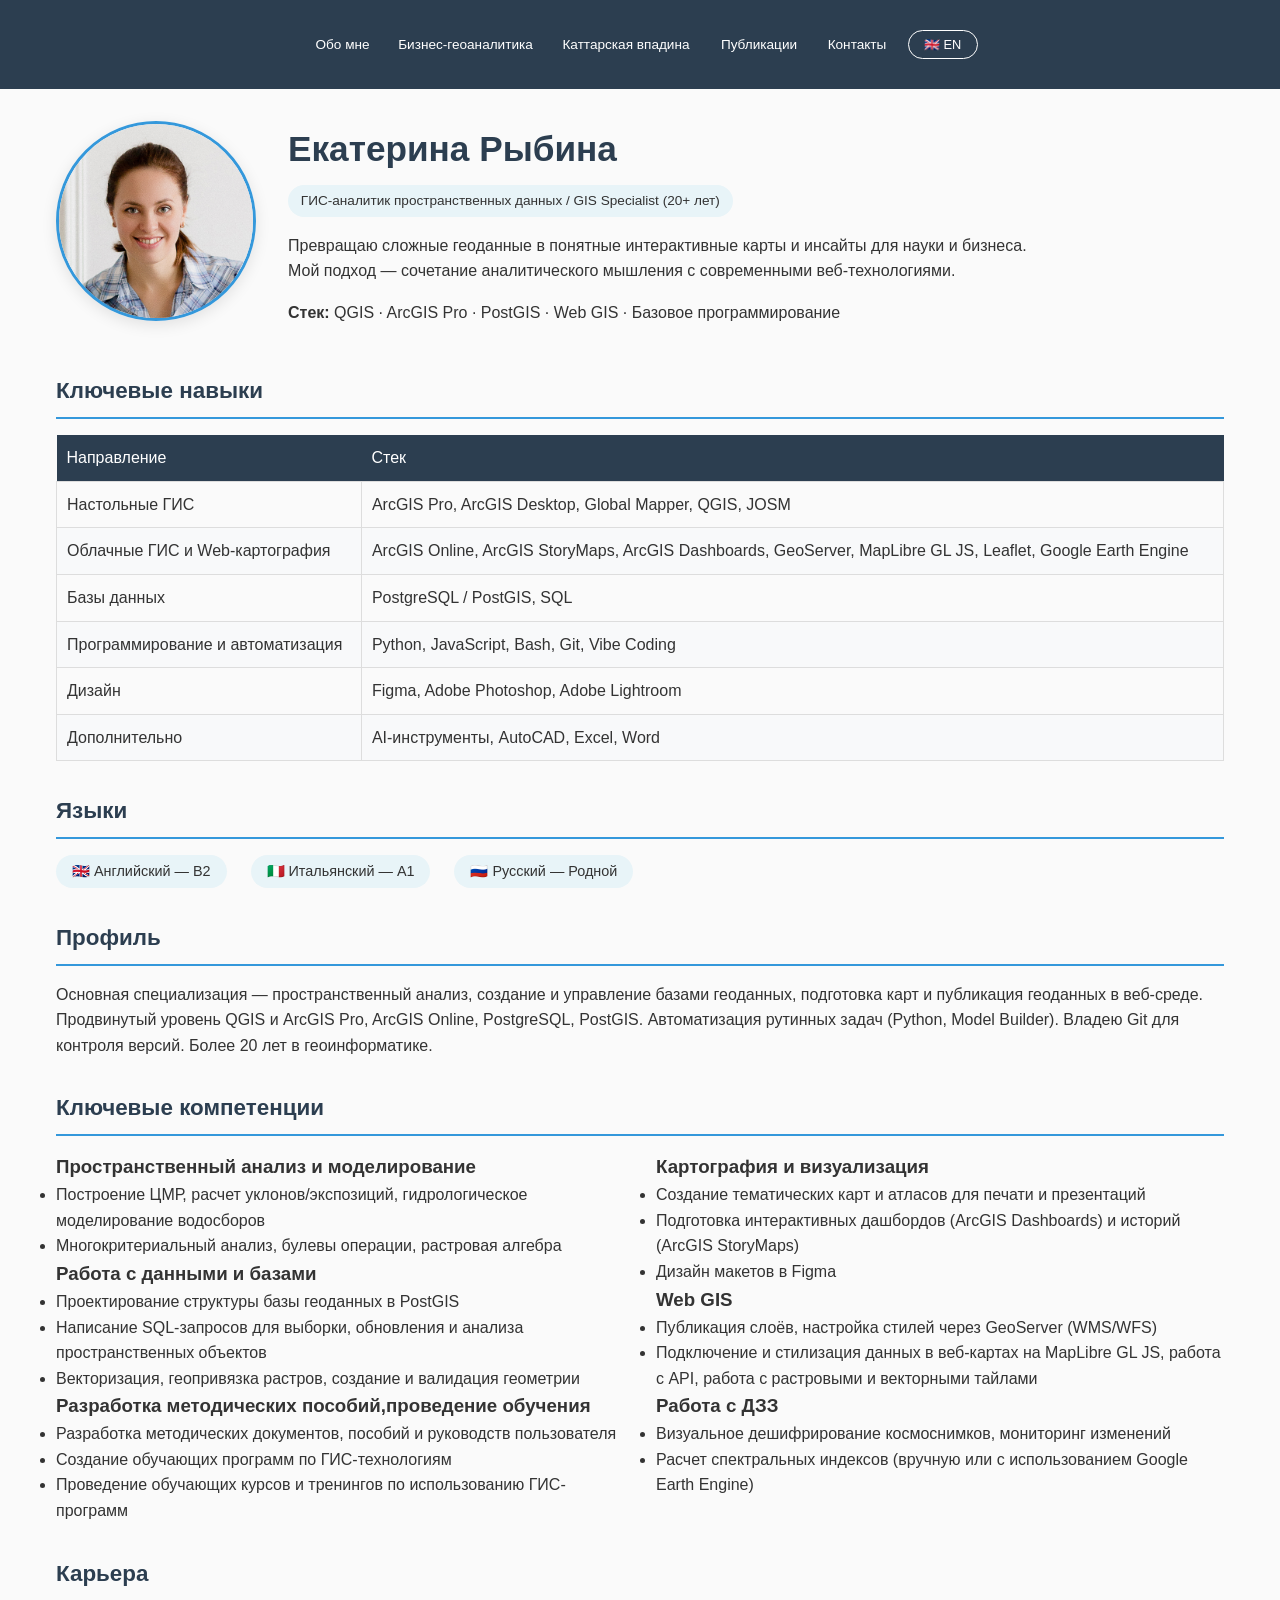
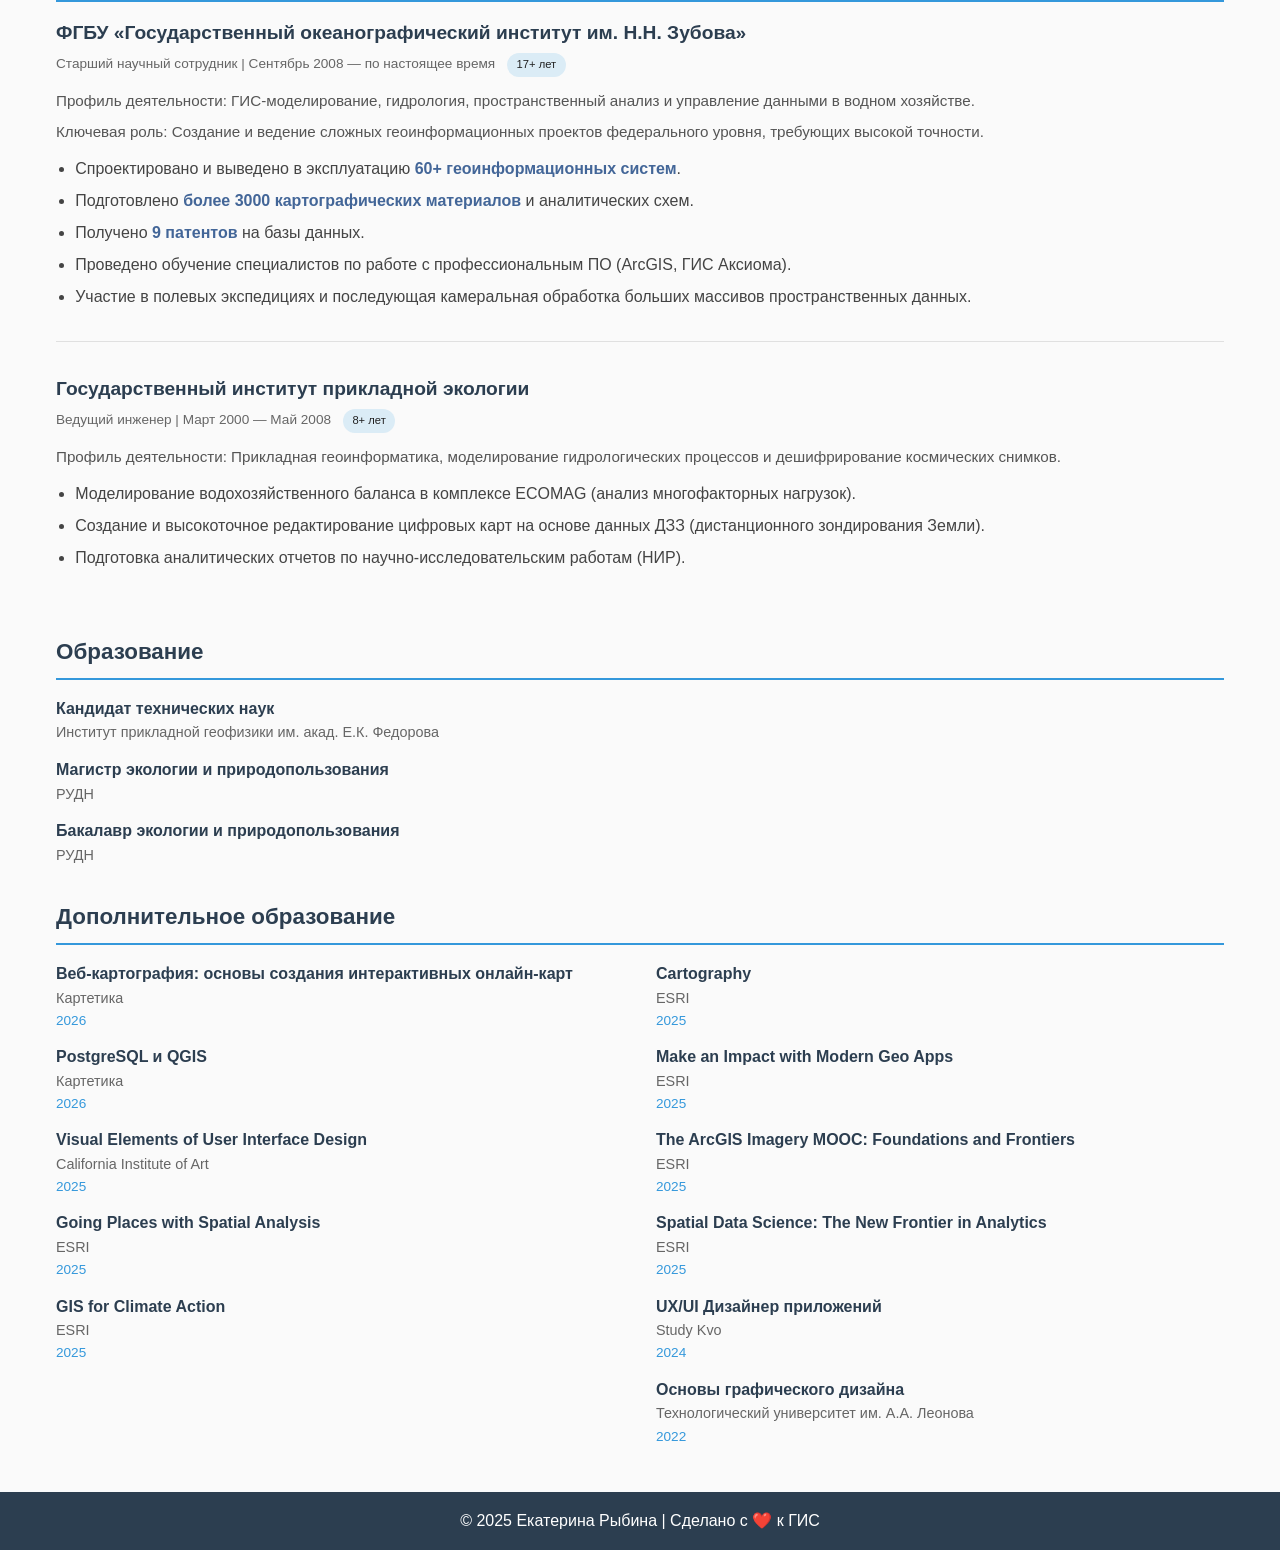
<file: index.html>
<!DOCTYPE html>
<html lang="ru">
<head>
    <meta charset="UTF-8">
    <meta name="viewport" content="width=device-width, initial-scale=1.0">
    <title>Екатерина Рыбина | Веб-картограф и GIS-аналитик</title>
    <link rel="stylesheet" href="css/style.css">
    
</head>
<body>
    <header></header>

    <main>
        <!-- Профиль -->
       <!-- Профиль -->
<div class="profile-header">
    <div class="profile-photo">
        <img src="assets/images/my-photo.jpg" alt="Екатерина Рыбина" onerror="this.src='https://placehold.co/300x300?text=Photo'">
    </div>



    <div class="profile-text">
        <h1 class="profile-name">Екатерина Рыбина</h1>
        <!--<div class="profile-title">Веб-картограф и аналитик пространственных данных </div>-->
        <div class="experience-badge"> ГИС-аналитик пространственных данных / GIS Specialist (20+ лет)</div>
        <p class="profile-bio">
            Превращаю сложные геоданные в понятные интерактивные карты и инсайты для науки и бизнеса.<br>
            Мой подход — сочетание аналитического мышления с современными веб-технологиями.
        </p>
        <p class="profile-bio">
            <strong>Стек:</strong> QGIS · ArcGIS Pro · PostGIS · Web GIS · Базовое программирование
        </p>
    </div>
</div>

        <!-- Ключевые навыки -->
        <div class="section">
            <h2 class="section-title">Ключевые навыки</h2>
            <table class="skills-table">
                <thead>
                    <tr>
                        <th>Направление</th>
                        <th>Стек</th>
                    </tr>
                </thead>
                <tbody>
                    <tr>
                        <td>Настольные ГИС</td>
                        <td>ArcGIS Pro, ArcGIS Desktop, Global Mapper, QGIS, JOSM</td>
                    </tr>
                    <tr>
                        <td>Облачные ГИС и Web-картография</td>
                        <td>ArcGIS Online, ArcGIS StoryMaps, ArcGIS Dashboards, GeoServer, MapLibre GL JS, Leaflet, Google Earth Engine</td>
                    </tr>
                    <tr>
                        <td>Базы данных</td>
                        <td>PostgreSQL / PostGIS, SQL</td>
                    </tr>
                    <tr>
                        <td>Программирование и автоматизация</td>
                        <td>Python, JavaScript, Bash, Git, Vibe Coding</td>
                    </tr>
                    <tr>
                        <td>Дизайн</td>
                        <td>Figma, Adobe Photoshop, Adobe Lightroom</td>
                    </tr>
                    <tr>
                        <td>Дополнительно</td>
                        <td>AI-инструменты, AutoCAD, Excel, Word</td>
                    </tr>
                </tbody>
            </table>
        </div>

        <!-- Языки -->
        <div class="section">
            <h2 class="section-title">Языки</h2>
            <div class="languages">
                <span class="language-item">🇬🇧 Английский — B2</span>
                <span class="language-item">🇮🇹 Итальянский — A1</span>
                <span class="language-item">🇷🇺 Русский — Родной</span>
            </div>
        </div>

        <!-- Профиль (опыт) -->
        <div class="section">
            <h2 class="section-title">Профиль</h2>
            <p>Основная специализация — пространственный анализ, создание и управление базами геоданных, подготовка карт и публикация геоданных в веб-среде.</p>
            <p>Продвинутый уровень QGIS и ArcGIS Pro, ArcGIS Online, PostgreSQL, PostGIS. Автоматизация рутинных задач (Python, Model Builder). Владею Git для контроля версий. Более 20 лет в геоинформатике.</p>
        </div>

        <!-- Задачи / Компетенции -->
        <div class="section">
            <h2 class="section-title">Ключевые компетенции</h2>
            <div class="two-columns">
                <div>
                    <h3>Пространственный анализ и моделирование</h3>
                    <ul>
                        <li>Построение ЦМР, расчет уклонов/экспозиций, гидрологическое моделирование водосборов</li>
                        <li>Многокритериальный анализ, булевы операции, растровая алгебра</li>
                    </ul>
                    <h3>Работа с данными и базами</h3>
                    <ul>
                        <li>Проектирование структуры базы геоданных в PostGIS</li>
                        <li>Написание SQL-запросов для выборки, обновления и анализа пространственных объектов</li>
                        <li>Векторизация, геопривязка растров, создание и валидация геометрии</li>
                    </ul>

                     <h3>Разработка методических пособий,проведение обучения</h3>
                    <ul>
                        <li>Разработка методических документов, пособий и руководств пользователя</li>
                        <li>Создание обучающих программ по ГИС-технологиям</li>
                        <li>Проведение обучающих курсов  и тренингов по использованию ГИС-программ</li>
                    </ul>

                </div>
                <div>
                    <h3>Картография и визуализация</h3>
                    <ul>
                        <li>Создание тематических карт и атласов для печати и презентаций</li>
                        <li>Подготовка интерактивных дашбордов (ArcGIS Dashboards) и историй (ArcGIS StoryMaps)</li>
                        <li>Дизайн макетов в Figma</li>
                    </ul>
                    <h3>Web GIS</h3>
                    <ul>
                        <li>Публикация слоёв, настройка стилей через GeoServer (WMS/WFS)</li>
                        <li>Подключение и стилизация данных в веб-картах на MapLibre GL JS, работа с API, работа с растровыми и векторными тайлами</li>
                    </ul>
                    <h3>Работа с ДЗЗ</h3>
                    <ul>
                        <li>Визуальное дешифрирование космоснимков, мониторинг изменений</li>
                        <li>Расчет спектральных индексов (вручную или с использованием Google Earth Engine)</li>
                    </ul>
                </div>
            </div>
        </div>


        <!-- ========== КАРЬЕРНЫЙ ПУТЬ И ЭКСПЕРТИЗА ========== -->
<div class="section">
    <h2 class="section-title">Карьера</h2>
    
    <!-- Место 1: ГОИН -->
    <div class="career-item">
        <div class="career-header">
            <h3 class="career-organization">ФГБУ «Государственный океанографический институт им. Н.Н. Зубова»</h3>
            <div class="career-period">Старший научный сотрудник | Сентябрь 2008 — по настоящее время <span class="career-badge">17+ лет</span></div>
        </div>
        <p class="career-profile">Профиль деятельности: ГИС-моделирование, гидрология, пространственный анализ и управление данными в водном хозяйстве.</p>
        <p class="career-role">Ключевая роль: Создание и ведение сложных геоинформационных проектов федерального уровня, требующих высокой точности.</p>
        <ul class="career-achievements">
            <li>Спроектировано и выведено в эксплуатацию <strong>60+ геоинформационных систем</strong>.</li>
            <li>Подготовлено <strong>более 3000 картографических материалов</strong> и аналитических схем.</li>
            <li>Получено <strong>9 патентов</strong> на базы данных.</li>
            <li>Проведено обучение специалистов по работе с профессиональным ПО (ArcGIS, ГИС Аксиома).</li>
            <li>Участие в полевых экспедициях и последующая камеральная обработка больших массивов пространственных данных.</li>
        </ul>
    </div>
    
    <!-- Место 2: ГИПЭ -->
    <div class="career-item">
        <div class="career-header">
            <h3 class="career-organization">Государственный институт прикладной экологии</h3>
            <div class="career-period">Ведущий инженер | Март 2000 — Май 2008 <span class="career-badge">8+ лет</span></div>
        </div>
        <p class="career-profile">Профиль деятельности: Прикладная геоинформатика, моделирование гидрологических процессов и дешифрирование космических снимков.</p>
        <ul class="career-achievements">
            <li>Моделирование водохозяйственного баланса в комплексе ECOMAG (анализ многофакторных нагрузок).</li>
            <li>Создание и высокоточное редактирование цифровых карт на основе данных ДЗЗ (дистанционного зондирования Земли).</li>
            <li>Подготовка аналитических отчетов по научно-исследовательским работам (НИР).</li>
        </ul>
    </div>
</div>



        <!-- Образование -->
        <div class="section">
            <h2 class="section-title">Образование</h2>
            <div class="education-item">
                <div class="education-title">Кандидат технических наук</div>
                <div class="education-place">Институт прикладной геофизики им. акад. Е.К. Федорова</div>
            </div>
            <div class="education-item">
                <div class="education-title">Магистр экологии и природопользования</div>
                <div class="education-place">РУДН</div>
            </div>
            <div class="education-item">
                <div class="education-title">Бакалавр экологии и природопользования</div>
                <div class="education-place">РУДН</div>
            </div>
        </div>

        <!-- Дополнительное образование -->
        <div class="section">
            <h2 class="section-title">Дополнительное образование</h2>
            <div class="two-columns">
                <div>
                    <div class="course-item">
                        <div class="course-title">Веб-картография: основы создания интерактивных онлайн-карт</div>
                        <div class="course-place">Картетика</div>
                        <div class="course-year">2026</div>
                    </div>
                    <div class="course-item">
                        <div class="course-title">PostgreSQL и QGIS</div>
                        <div class="course-place">Картетика</div>
                        <div class="course-year">2026</div>
                    </div>
                    <div class="course-item">
                        <div class="course-title">Visual Elements of User Interface Design</div>
                        <div class="course-place">California Institute of Art</div>
                        <div class="course-year">2025</div>
                    </div>
                    <div class="course-item">
                        <div class="course-title">Going Places with Spatial Analysis</div>
                        <div class="course-place">ESRI</div>
                        <div class="course-year">2025</div>
                    </div>
                    <div class="course-item">
                        <div class="course-title">GIS for Climate Action</div>
                        <div class="course-place">ESRI</div>
                        <div class="course-year">2025</div>
                    </div>
                </div>
                <div>
                    <div class="course-item">
                        <div class="course-title">Cartography</div>
                        <div class="course-place">ESRI</div>
                        <div class="course-year">2025</div>
                    </div>
                    <div class="course-item">
                        <div class="course-title">Make an Impact with Modern Geo Apps</div>
                        <div class="course-place">ESRI</div>
                        <div class="course-year">2025</div>
                    </div>
                    <div class="course-item">
                        <div class="course-title">The ArcGIS Imagery MOOC: Foundations and Frontiers</div>
                        <div class="course-place">ESRI</div>
                        <div class="course-year">2025</div>
                    </div>
                    <div class="course-item">
                        <div class="course-title">Spatial Data Science: The New Frontier in Analytics</div>
                        <div class="course-place">ESRI</div>
                        <div class="course-year">2025</div>
                    </div>
                    <div class="course-item">
                        <div class="course-title">UX/UI Дизайнер приложений</div>
                        <div class="course-place">Study Kvo</div>
                        <div class="course-year">2024</div>
                    </div>
                    <div class="course-item">
                        <div class="course-title">Основы графического дизайна</div>
                        <div class="course-place">Технологический университет им. А.А. Леонова</div>
                        <div class="course-year">2022</div>
                    </div>
                </div>
            </div>
        </div>
    </main>

   <footer>
        <p >© 2025 Екатерина Рыбина | Сделано с ❤️ к ГИС</p>
    </footer>

    <script src="js/include.js"></script>
    <script src="/js/lang-switch.js"></script>
</body>
</html>
</file>
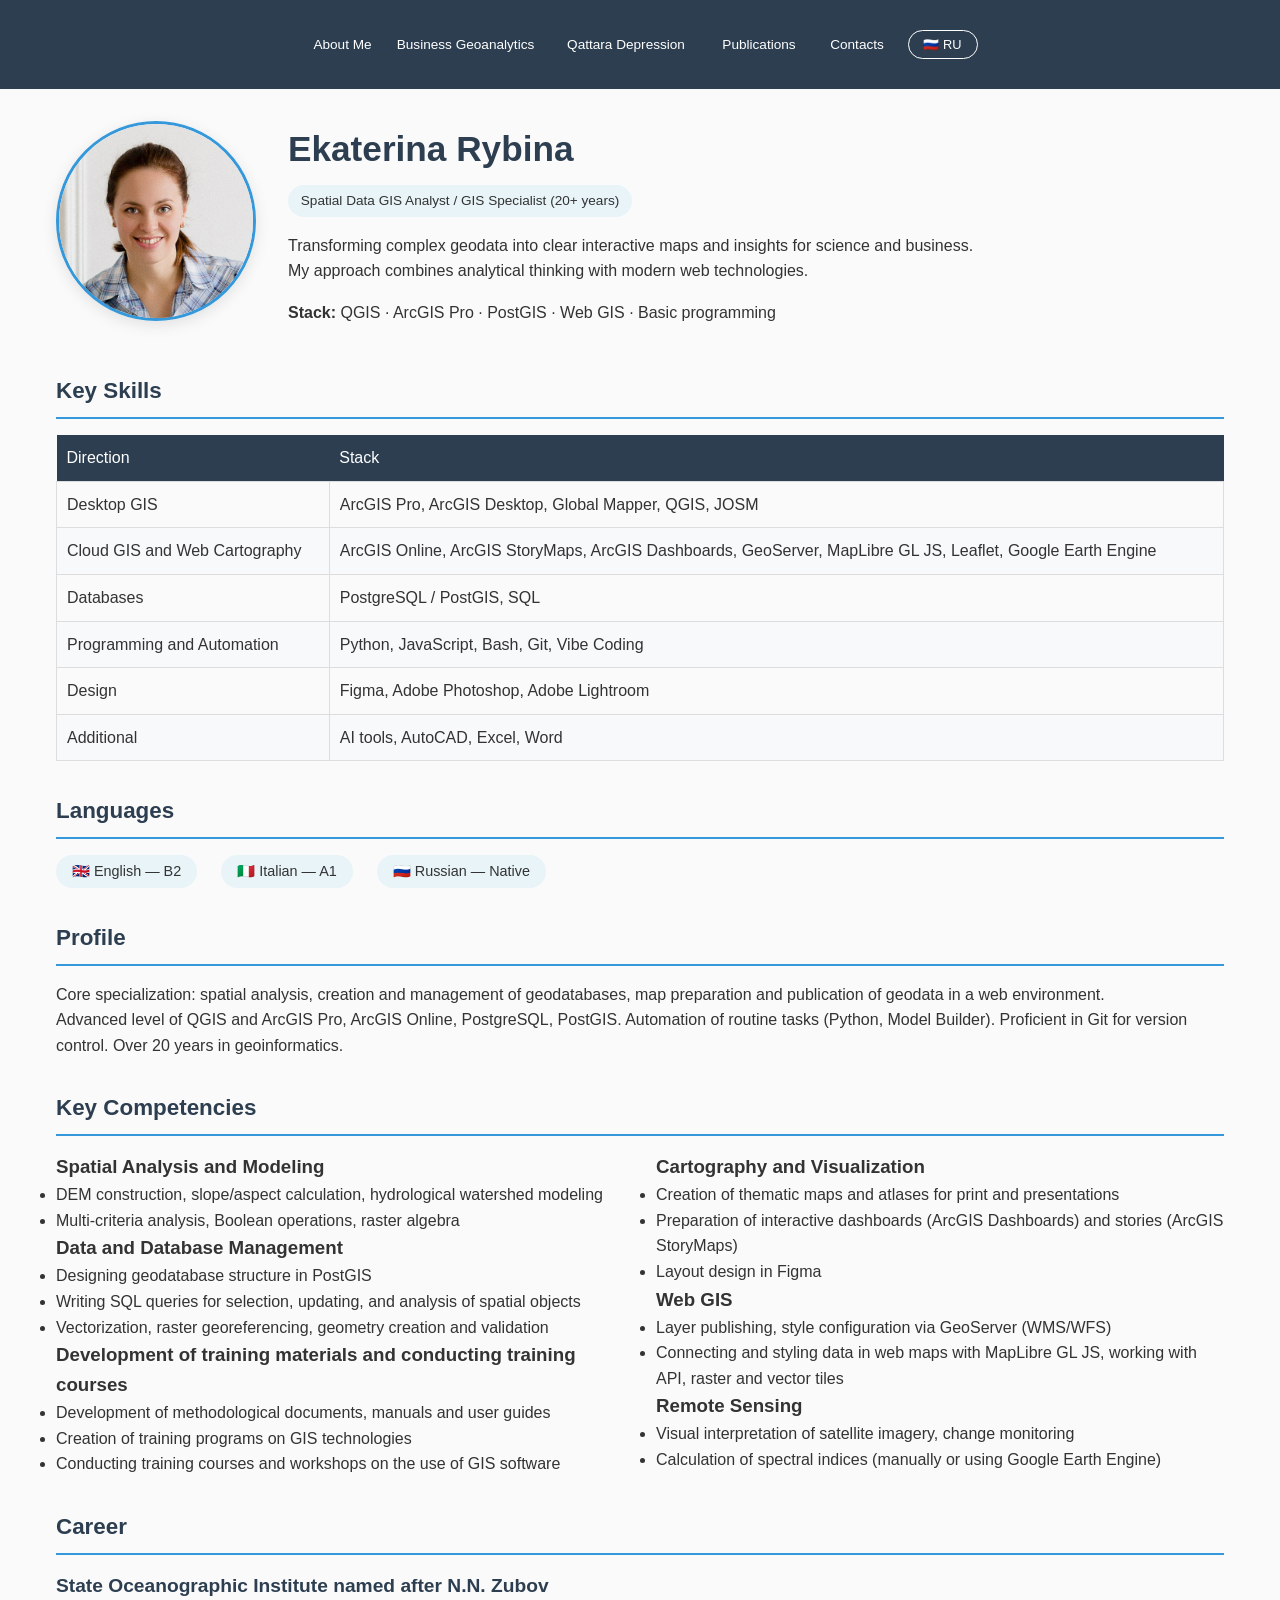
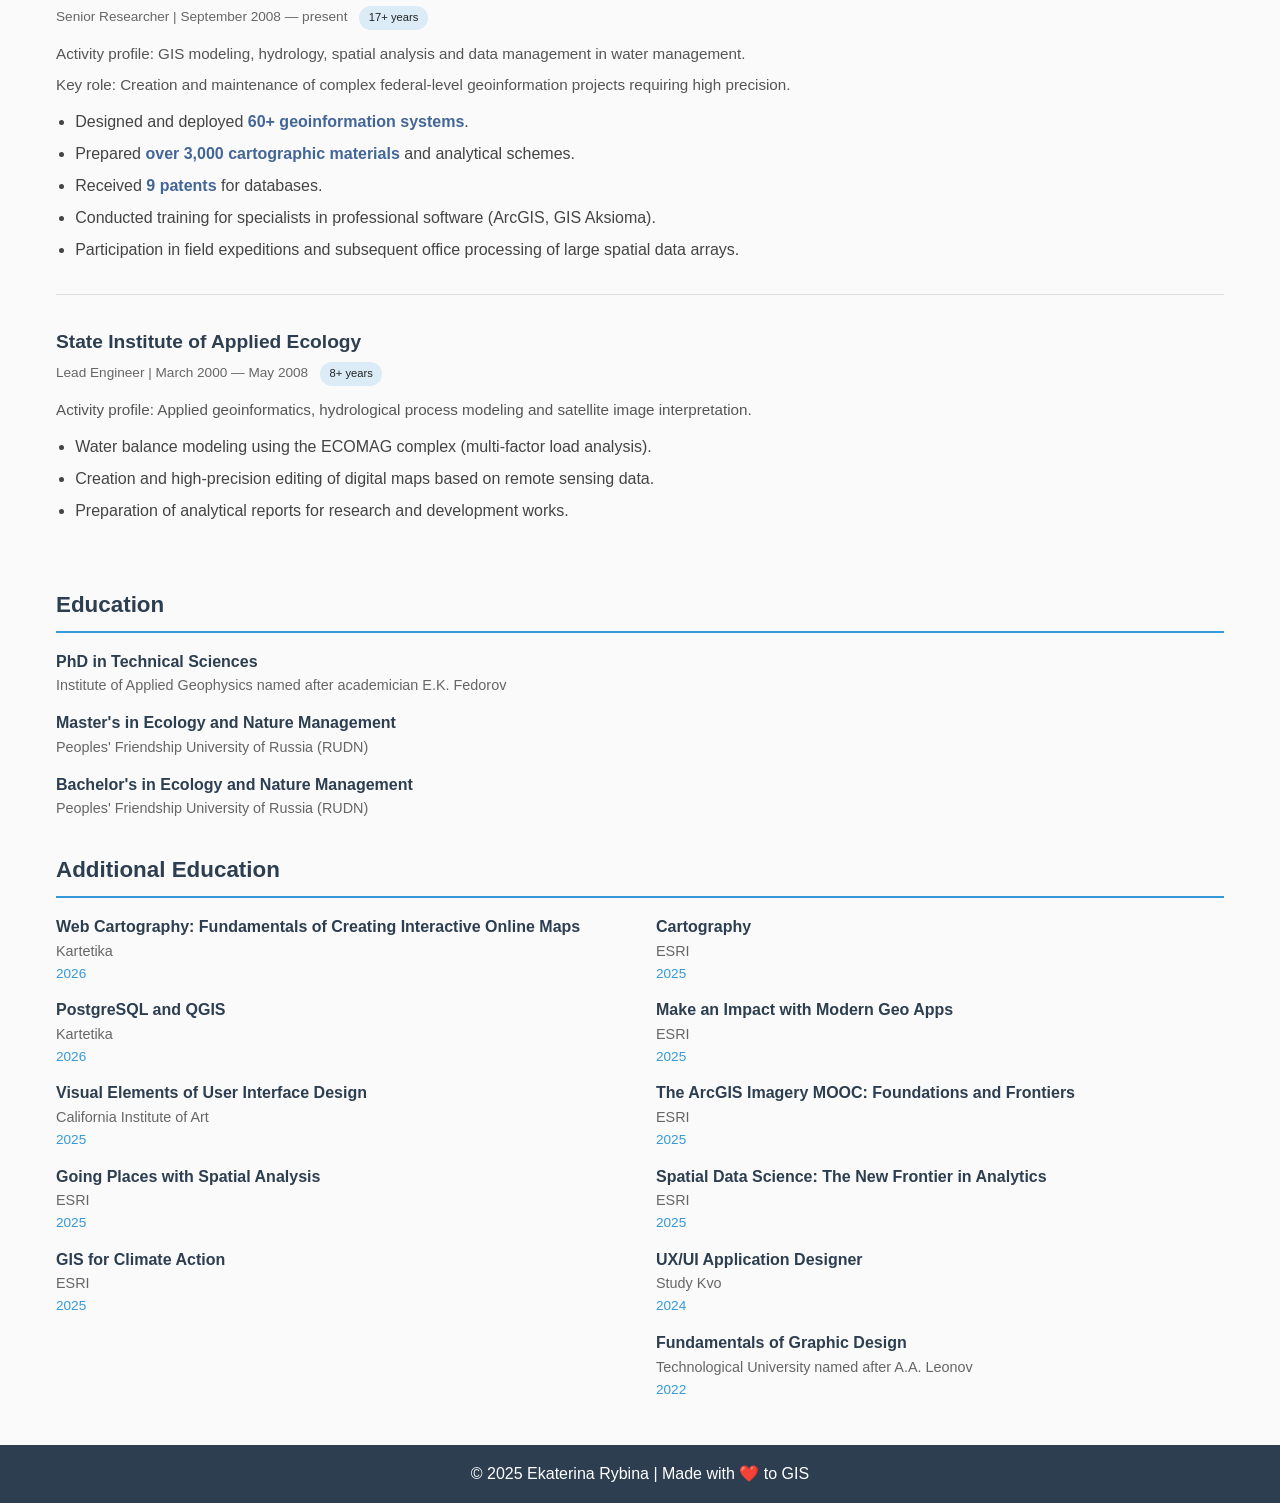
<file: en/index.html>
<!DOCTYPE html>
<html lang="en">
<head>
    <meta charset="UTF-8">
    <meta name="viewport" content="width=device-width, initial-scale=1.0">
    <title>Ekaterina Rybina | Web Cartographer & GIS Analyst</title>
    <link rel="stylesheet" href="/css/style.css">
    
</head>
<body>
    <header></header>

    <main>
        <!-- Profile -->
       <!-- Profile -->
<div class="profile-header">
    <div class="profile-photo">
        <img src="/assets/images/my-photo.jpg" alt="Ekaterina Rybina" onerror="this.src='https://placehold.co/300x300?text=Photo'">
    </div>



    <div class="profile-text">
        <h1 class="profile-name">Ekaterina Rybina</h1>
        <!--<div class="profile-title">Web Cartographer and Spatial Data Analyst</div>-->
        <div class="experience-badge"> Spatial Data GIS Analyst / GIS Specialist (20+ years)</div>
        <p class="profile-bio">
            Transforming complex geodata into clear interactive maps and insights for science and business.<br>
            My approach combines analytical thinking with modern web technologies.
        </p>
        <p class="profile-bio">
            <strong>Stack:</strong> QGIS · ArcGIS Pro · PostGIS · Web GIS · Basic programming
        </p>
    </div>
</div>

        <!-- Key Skills -->
        <div class="section">
            <h2 class="section-title">Key Skills</h2>
            <table class="skills-table">
                <thead>
                    <tr>
                        <th>Direction</th>
                        <th>Stack</th>
                    </tr>
                </thead>
                <tbody>
                    <tr>
                        <td>Desktop GIS</th>
                        <td>ArcGIS Pro, ArcGIS Desktop, Global Mapper, QGIS, JOSM</th>
                    </tr>
                    <tr>
                        <td>Cloud GIS and Web Cartography</th>
                        <td>ArcGIS Online, ArcGIS StoryMaps, ArcGIS Dashboards, GeoServer, MapLibre GL JS, Leaflet, Google Earth Engine</th>
                    </tr>
                    <tr>
                        <td>Databases</th>
                        <td>PostgreSQL / PostGIS, SQL</th>
                    </tr>
                    <tr>
                        <td>Programming and Automation</th>
                        <td>Python, JavaScript, Bash, Git, Vibe Coding</th>
                    </tr>
                    <tr>
                        <td>Design</th>
                        <td>Figma, Adobe Photoshop, Adobe Lightroom</th>
                    </tr>
                    <tr>
                        <td>Additional</th>
                        <td>AI tools, AutoCAD, Excel, Word</th>
                    </tr>
                </tbody>
            </table>
        </div>

        <!-- Languages -->
        <div class="section">
            <h2 class="section-title">Languages</h2>
            <div class="languages">
                <span class="language-item">🇬🇧 English — B2</span>
                <span class="language-item">🇮🇹 Italian — A1</span>
                <span class="language-item">🇷🇺 Russian — Native</span>
            </div>
        </div>

        <!-- Profile (experience) -->
        <div class="section">
            <h2 class="section-title">Profile</h2>
            <p>Core specialization: spatial analysis, creation and management of geodatabases, map preparation and publication of geodata in a web environment.</p>
            <p>Advanced level of QGIS and ArcGIS Pro, ArcGIS Online, PostgreSQL, PostGIS. Automation of routine tasks (Python, Model Builder). Proficient in Git for version control. Over 20 years in geoinformatics.</p>
        </div>

        <!-- Tasks / Competencies -->
        <div class="section">
            <h2 class="section-title">Key Competencies</h2>
            <div class="two-columns">
                <div>
                    <h3>Spatial Analysis and Modeling</h3>
                    <ul>
                        <li>DEM construction, slope/aspect calculation, hydrological watershed modeling</li>
                        <li>Multi-criteria analysis, Boolean operations, raster algebra</li>
                    </ul>
                    <h3>Data and Database Management</h3>
                    <ul>
                        <li>Designing geodatabase structure in PostGIS</li>
                        <li>Writing SQL queries for selection, updating, and analysis of spatial objects</li>
                        <li>Vectorization, raster georeferencing, geometry creation and validation</li>
                    </ul>
                    <h3>Development of training materials and conducting training courses</h3>
                    <ul>
                        <li>Development of methodological documents, manuals and user guides</li>
                        <li>Creation of training programs on GIS technologies</li>
                        <li>Conducting training courses and workshops on the use of GIS software</li>
                    </ul>
                </div>
                <div>
                    <h3>Cartography and Visualization</h3>
                    <ul>
                        <li>Creation of thematic maps and atlases for print and presentations</li>
                        <li>Preparation of interactive dashboards (ArcGIS Dashboards) and stories (ArcGIS StoryMaps)</li>
                        <li>Layout design in Figma</li>
                    </ul>
                    <h3>Web GIS</h3>
                    <ul>
                        <li>Layer publishing, style configuration via GeoServer (WMS/WFS)</li>
                        <li>Connecting and styling data in web maps with MapLibre GL JS, working with API, raster and vector tiles</li>
                    </ul>
                    <h3>Remote Sensing</h3>
                    <ul>
                        <li>Visual interpretation of satellite imagery, change monitoring</li>
                        <li>Calculation of spectral indices (manually or using Google Earth Engine)</li>
                    </ul>
                </div>
            </div>
        </div>


        <!-- ========== CAREER PATH AND EXPERTISE ========== -->
<div class="section">
    <h2 class="section-title">Career</h2>
    
    <!-- Position 1: GOIN -->
    <div class="career-item">
        <div class="career-header">
            <h3 class="career-organization">State Oceanographic Institute named after N.N. Zubov</h3>
            <div class="career-period">Senior Researcher | September 2008 — present <span class="career-badge">17+ years</span></div>
        </div>
        <p class="career-profile">Activity profile: GIS modeling, hydrology, spatial analysis and data management in water management.</p>
        <p class="career-role">Key role: Creation and maintenance of complex federal-level geoinformation projects requiring high precision.</p>
        <ul class="career-achievements">
            <li>Designed and deployed <strong>60+ geoinformation systems</strong>.</li>
            <li>Prepared <strong>over 3,000 cartographic materials</strong> and analytical schemes.</li>
            <li>Received <strong>9 patents</strong> for databases.</li>
            <li>Conducted training for specialists in professional software (ArcGIS, GIS Aksioma).</li>
            <li>Participation in field expeditions and subsequent office processing of large spatial data arrays.</li>
        </ul>
    </div>
    
    <!-- Position 2: GIPE -->
    <div class="career-item">
        <div class="career-header">
            <h3 class="career-organization">State Institute of Applied Ecology</h3>
            <div class="career-period">Lead Engineer | March 2000 — May 2008 <span class="career-badge">8+ years</span></div>
        </div>
        <p class="career-profile">Activity profile: Applied geoinformatics, hydrological process modeling and satellite image interpretation.</p>
        <ul class="career-achievements">
            <li>Water balance modeling using the ECOMAG complex (multi-factor load analysis).</li>
            <li>Creation and high-precision editing of digital maps based on remote sensing data.</li>
            <li>Preparation of analytical reports for research and development works.</li>
        </ul>
    </div>
</div>



        <!-- Education -->
        <div class="section">
            <h2 class="section-title">Education</h2>
            <div class="education-item">
                <div class="education-title">PhD in Technical Sciences</div>
                <div class="education-place">Institute of Applied Geophysics named after academician E.K. Fedorov</div>
            </div>
            <div class="education-item">
                <div class="education-title">Master's in Ecology and Nature Management</div>
                <div class="education-place">Peoples' Friendship University of Russia (RUDN)</div>
            </div>
            <div class="education-item">
                <div class="education-title">Bachelor's in Ecology and Nature Management</div>
                <div class="education-place">Peoples' Friendship University of Russia (RUDN)</div>
            </div>
        </div>

        <!-- Additional Education -->
        <div class="section">
            <h2 class="section-title">Additional Education</h2>
            <div class="two-columns">
                <div>
                    <div class="course-item">
                        <div class="course-title">Web Cartography: Fundamentals of Creating Interactive Online Maps</div>
                        <div class="course-place">Kartetika</div>
                        <div class="course-year">2026</div>
                    </div>
                    <div class="course-item">
                        <div class="course-title">PostgreSQL and QGIS</div>
                        <div class="course-place">Kartetika</div>
                        <div class="course-year">2026</div>
                    </div>
                    <div class="course-item">
                        <div class="course-title">Visual Elements of User Interface Design</div>
                        <div class="course-place">California Institute of Art</div>
                        <div class="course-year">2025</div>
                    </div>
                    <div class="course-item">
                        <div class="course-title">Going Places with Spatial Analysis</div>
                        <div class="course-place">ESRI</div>
                        <div class="course-year">2025</div>
                    </div>
                    <div class="course-item">
                        <div class="course-title">GIS for Climate Action</div>
                        <div class="course-place">ESRI</div>
                        <div class="course-year">2025</div>
                    </div>
                </div>
                <div>
                    <div class="course-item">
                        <div class="course-title">Cartography</div>
                        <div class="course-place">ESRI</div>
                        <div class="course-year">2025</div>
                    </div>
                    <div class="course-item">
                        <div class="course-title">Make an Impact with Modern Geo Apps</div>
                        <div class="course-place">ESRI</div>
                        <div class="course-year">2025</div>
                    </div>
                    <div class="course-item">
                        <div class="course-title">The ArcGIS Imagery MOOC: Foundations and Frontiers</div>
                        <div class="course-place">ESRI</div>
                        <div class="course-year">2025</div>
                    </div>
                    <div class="course-item">
                        <div class="course-title">Spatial Data Science: The New Frontier in Analytics</div>
                        <div class="course-place">ESRI</div>
                        <div class="course-year">2025</div>
                    </div>
                    <div class="course-item">
                        <div class="course-title">UX/UI Application Designer</div>
                        <div class="course-place">Study Kvo</div>
                        <div class="course-year">2024</div>
                    </div>
                    <div class="course-item">
                        <div class="course-title">Fundamentals of Graphic Design</div>
                        <div class="course-place">Technological University named after A.A. Leonov</div>
                        <div class="course-year">2022</div>
                    </div>
                </div>
            </div>
        </div>
    </main>

   <footer>
        <p >© 2025 Ekaterina Rybina | Made with ❤️ to GIS</p>
    </footer>

 <script src="/js/include-en.js"></script>
    <script src="/js/lang-switch.js"></script>
</body>
</html>
</file>
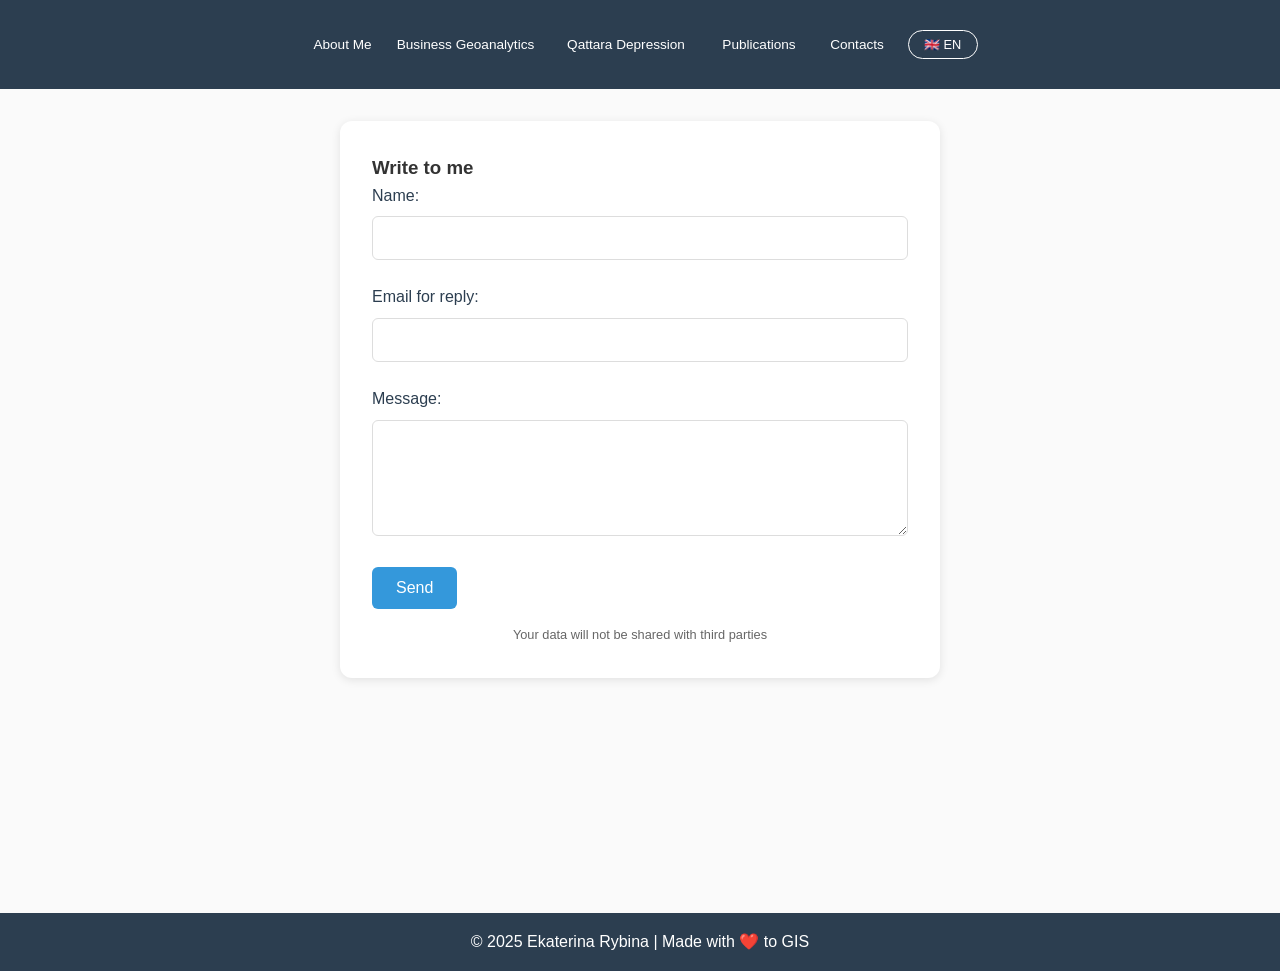
<file: contacts.html>
<!DOCTYPE html>
<html lang="en">

<head>
    <meta charset="UTF-8">
    <meta name="viewport" content="width=device-width, initial-scale=1.0">
    <title>Contacts | Ekaterina Rybina</title>
    <link rel="stylesheet" href="/css/style.css">
</head>

<body>
    <header></header>

    <main>
        <div class="contact-form">
            <h3>Write to me</h3>

            <form action="https://formspree.io/f/mpqojjlv" method="POST">
                <div class="form-group">
                    <label for="name">Name:</label>
                    <input type="text" id="name" name="name" required>
                </div>

                <div class="form-group">
                    <label for="email">Email for reply:</label>
                    <input type="email" id="email" name="email" required>
                </div>

                <div class="form-group">
                    <label for="message">Message:</label>
                    <textarea id="message" name="message" rows="5" required></textarea>
                </div>

                <button type="submit">Send</button>

                <p class="form-note">Your data will not be shared with third parties</p>
            </form>
        </div>
    </main>

    <footer>
        <p>© 2025 Ekaterina Rybina | Made with ❤️ to GIS</p>
    </footer>

<script src="/js/include-en.js"></script>
<script src="/js/lang-switch.js"></script>

</body>

</html>
</file>
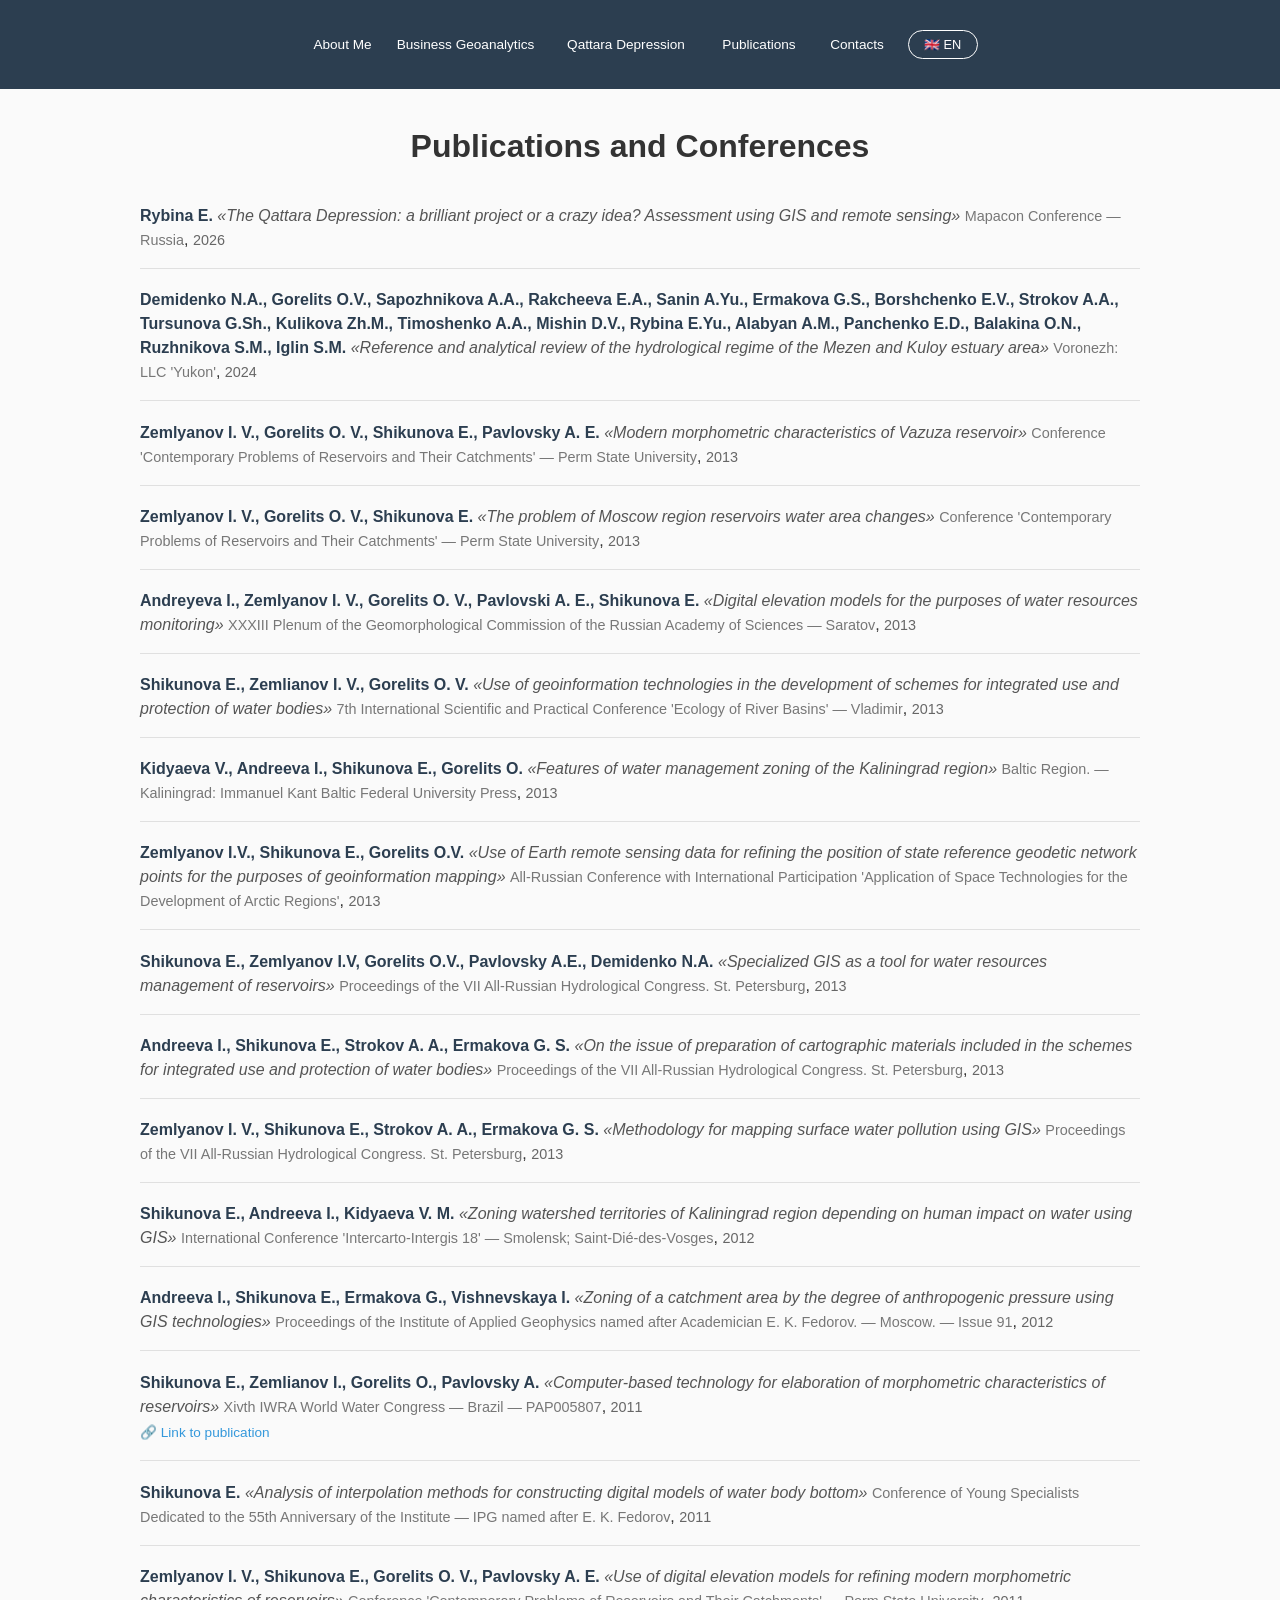
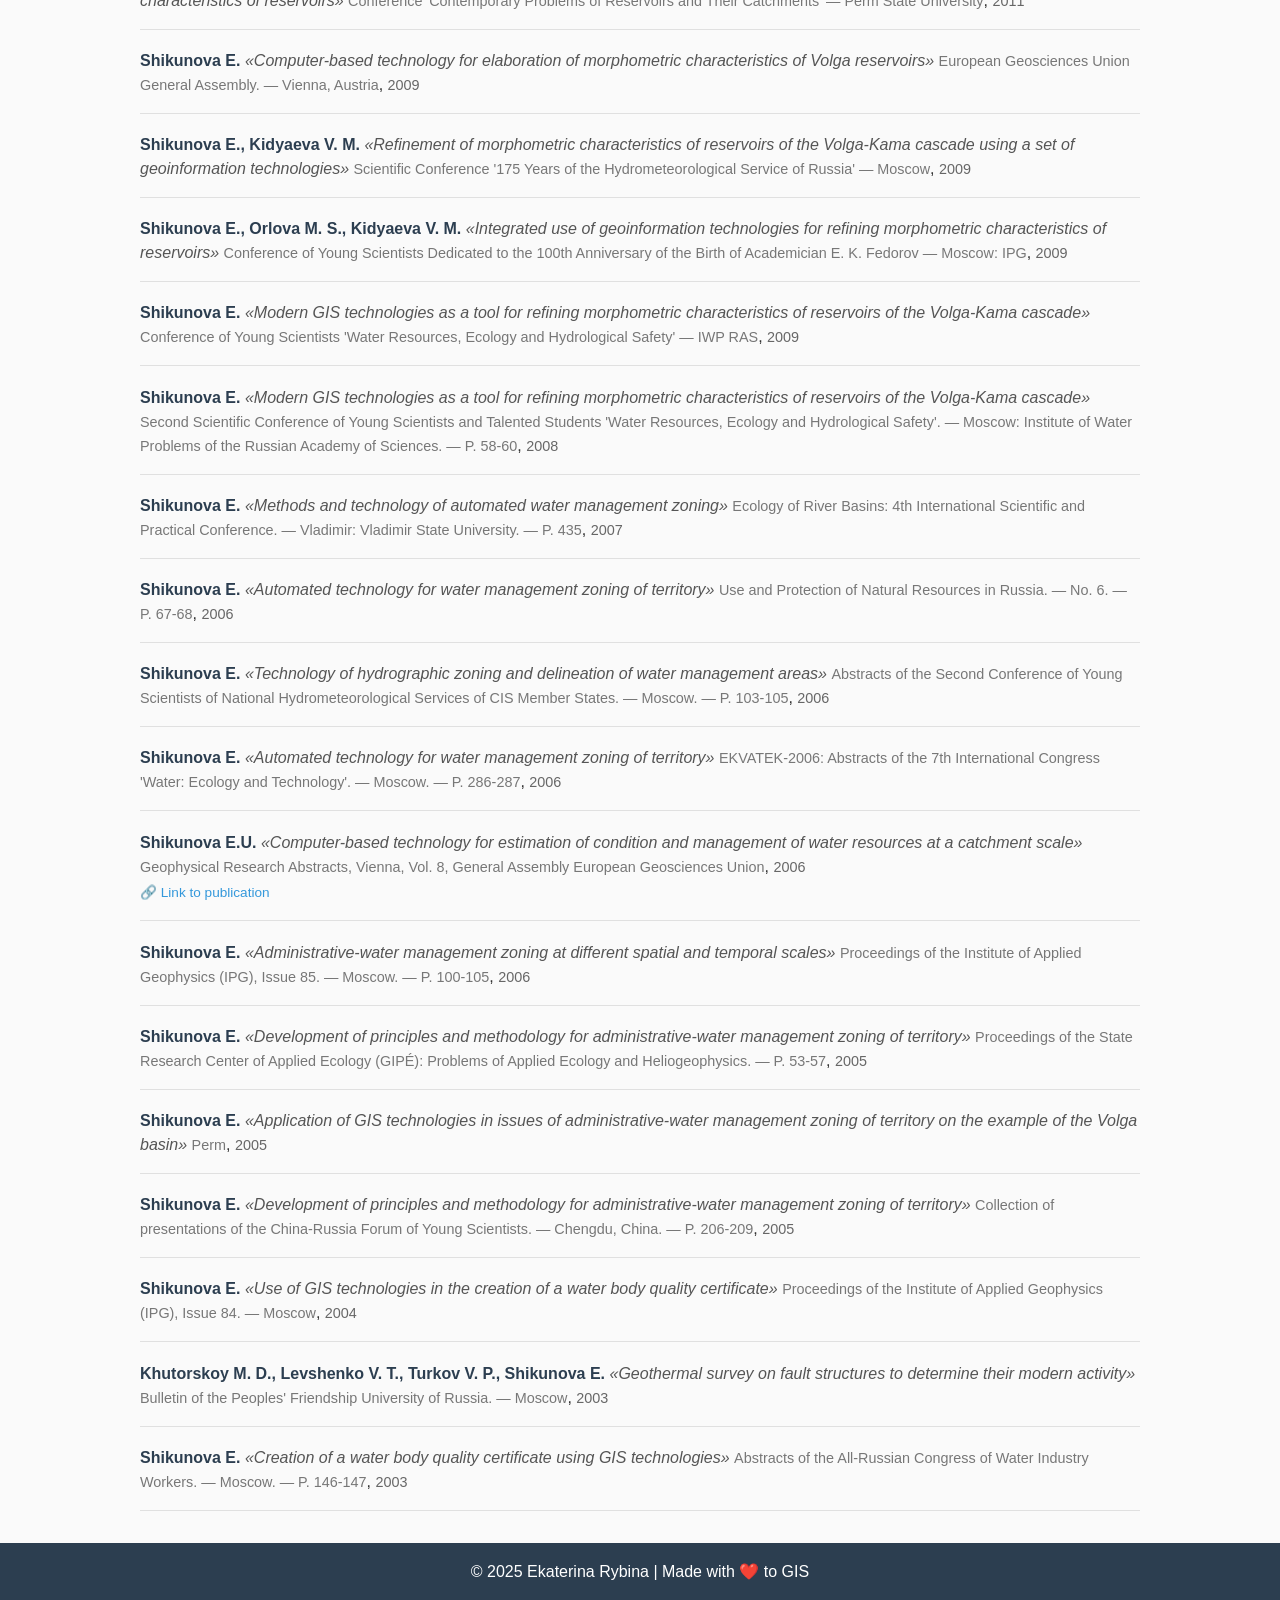
<file: publications.html>
<!DOCTYPE html>
<html lang="en">
<head>
    <meta charset="UTF-8">
    <meta name="viewport" content="width=device-width, initial-scale=1.0">
    <title>Publications | Ekaterina Rybina</title>
    <link rel="stylesheet" href="/css/style.css">
    <style>
        /* Additional styles for the publications page */
        .publications-container {
            max-width: 1000px;
            margin: 0 auto;
        }
        
        .publications-list {
            list-style: none;
            padding: 0;
        }
        
        .publications-list li {
            margin-bottom: 1.2rem;
            padding-bottom: 1rem;
            border-bottom: 1px solid #e0e0e0;
            line-height: 1.5;
        }
        
        .publication-link {
            display: inline-block;
            margin-top: 0.3rem;
            font-size: 0.85rem;
            color: #3498db;
            text-decoration: none;
        }
        
        .publication-link:hover {
            text-decoration: underline;
        }
        
        .section-header {
            text-align: center;
            margin-bottom: 2rem;
        }
        
        @media (max-width: 768px) {
            .publication-authors,
            .publication-title,
            .publication-journal {
                font-size: 0.9rem;
            }
            
            .publication-year {
                font-size: 0.7rem;
            }
        }
    </style>
</head>
<body>
    <header></header>

    <main>
        <div class="publications-container">
            <div class="section-header">
                <h1>Publications and Conferences</h1>
            </div>
            
            <ul class="publications-list" id="publications-list">
                <!-- Publications will be added via JavaScript -->
            </ul>
        </div>
    </main>

    <footer>
        <p>© 2025 Ekaterina Rybina | Made with ❤️ to GIS</p>
    </footer>

   <script src="/js/include-en.js"></script>
   <script src="/js/lang-switch.js"></script>
    <script>
        // ========== PUBLICATIONS DATA ==========
        const publications = [
            { year: 2003, authors: "Khutorskoy M. D., Levshenko V. T., Turkov V. P., Shikunova E.", title: "Geothermal survey on fault structures to determine their modern activity", journal: "Bulletin of the Peoples' Friendship University of Russia. — Moscow" },
            { year: 2003, authors: "Shikunova E.", title: "Creation of a water body quality certificate using GIS technologies", journal: "Abstracts of the All-Russian Congress of Water Industry Workers. — Moscow. — P. 146-147" },
            { year: 2004, authors: "Shikunova E.", title: "Use of GIS technologies in the creation of a water body quality certificate", journal: "Proceedings of the Institute of Applied Geophysics (IPG), Issue 84. — Moscow" },
            { year: 2005, authors: "Shikunova E.", title: "Development of principles and methodology for administrative-water management zoning of territory", journal: "Proceedings of the State Research Center of Applied Ecology (GIPÉ): Problems of Applied Ecology and Heliogeophysics. — P. 53-57" },
            { year: 2005, authors: "Shikunova E.", title: "Application of GIS technologies in issues of administrative-water management zoning of territory on the example of the Volga basin", journal: "Perm" },
            { year: 2005, authors: "Shikunova E.", title: "Development of principles and methodology for administrative-water management zoning of territory", journal: "Collection of presentations of the China-Russia Forum of Young Scientists. — Chengdu, China. — P. 206-209" },
            { year: 2006, authors: "Shikunova E.", title: "Automated technology for water management zoning of territory", journal: "Use and Protection of Natural Resources in Russia. — No. 6. — P. 67-68" },
            { year: 2006, authors: "Shikunova E.", title: "Technology of hydrographic zoning and delineation of water management areas", journal: "Abstracts of the Second Conference of Young Scientists of National Hydrometeorological Services of CIS Member States. — Moscow. — P. 103-105" },
            { year: 2006, authors: "Shikunova E.", title: "Automated technology for water management zoning of territory", journal: "EKVATEK-2006: Abstracts of the 7th International Congress 'Water: Ecology and Technology'. — Moscow. — P. 286-287" },
            { year: 2006, authors: "Shikunova E.U.", title: "Computer-based technology for estimation of condition and management of water resources at a catchment scale", journal: "Geophysical Research Abstracts, Vienna, Vol. 8, General Assembly European Geosciences Union", url: "http://www.cosis.net/abstracts/EGU06/02838/EGU06-J-02838.pdf" },
            { year: 2006, authors: "Shikunova E.", title: "Administrative-water management zoning at different spatial and temporal scales", journal: "Proceedings of the Institute of Applied Geophysics (IPG), Issue 85. — Moscow. — P. 100-105" },
            { year: 2007, authors: "Shikunova E.", title: "Methods and technology of automated water management zoning", journal: "Ecology of River Basins: 4th International Scientific and Practical Conference. — Vladimir: Vladimir State University. — P. 435" },
            { year: 2008, authors: "Shikunova E.", title: "Modern GIS technologies as a tool for refining morphometric characteristics of reservoirs of the Volga-Kama cascade", journal: "Second Scientific Conference of Young Scientists and Talented Students 'Water Resources, Ecology and Hydrological Safety'. — Moscow: Institute of Water Problems of the Russian Academy of Sciences. — P. 58-60" },
            { year: 2009, authors: "Shikunova E.", title: "Computer-based technology for elaboration of morphometric characteristics of Volga reservoirs", journal: "European Geosciences Union General Assembly. — Vienna, Austria" },
            { year: 2009, authors: "Shikunova E., Kidyaeva V. M.", title: "Refinement of morphometric characteristics of reservoirs of the Volga-Kama cascade using a set of geoinformation technologies", journal: "Scientific Conference '175 Years of the Hydrometeorological Service of Russia' — Moscow" },
            { year: 2009, authors: "Shikunova E., Orlova M. S., Kidyaeva V. M.", title: "Integrated use of geoinformation technologies for refining morphometric characteristics of reservoirs", journal: "Conference of Young Scientists Dedicated to the 100th Anniversary of the Birth of Academician E. K. Fedorov — Moscow: IPG" },
            { year: 2009, authors: "Shikunova E.", title: "Modern GIS technologies as a tool for refining morphometric characteristics of reservoirs of the Volga-Kama cascade", journal: "Conference of Young Scientists 'Water Resources, Ecology and Hydrological Safety' — IWP RAS" },
            { year: 2011, authors: "Shikunova E., Zemlianov I., Gorelits O., Pavlovsky A.", title: "Computer-based technology for elaboration of morphometric characteristics of reservoirs", journal: "Xivth IWRA World Water Congress — Brazil — PAP005807", url: "https://www.iwra.org/congress/2011/programa_wwc_silusba_site.pdf" },
            { year: 2011, authors: "Shikunova E.", title: "Analysis of interpolation methods for constructing digital models of water body bottom", journal: "Conference of Young Specialists Dedicated to the 55th Anniversary of the Institute — IPG named after E. K. Fedorov" },
            { year: 2011, authors: "Zemlyanov I. V., Shikunova E., Gorelits O. V., Pavlovsky A. E.", title: "Use of digital elevation models for refining modern morphometric characteristics of reservoirs", journal: "Conference 'Contemporary Problems of Reservoirs and Their Catchments' — Perm State University" },
            { year: 2012, authors: "Shikunova E., Andreeva I., Kidyaeva V. M.", title: "Zoning watershed territories of Kaliningrad region depending on human impact on water using GIS", journal: "International Conference 'Intercarto-Intergis 18' — Smolensk; Saint-Dié-des-Vosges" },
            { year: 2012, authors: "Andreeva I., Shikunova E., Ermakova G., Vishnevskaya I.", title: "Zoning of a catchment area by the degree of anthropogenic pressure using GIS technologies", journal: "Proceedings of the Institute of Applied Geophysics named after Academician E. K. Fedorov. — Moscow. — Issue 91" },
            { year: 2013, authors: "Zemlyanov I. V., Gorelits O. V., Shikunova E., Pavlovsky A. E.", title: "Modern morphometric characteristics of Vazuza reservoir", journal: "Conference 'Contemporary Problems of Reservoirs and Their Catchments' — Perm State University" },
            { year: 2013, authors: "Zemlyanov I. V., Gorelits O. V., Shikunova E.", title: "The problem of Moscow region reservoirs water area changes", journal: "Conference 'Contemporary Problems of Reservoirs and Their Catchments' — Perm State University" },
            { year: 2013, authors: "Andreyeva I., Zemlyanov I. V., Gorelits O. V., Pavlovski A. E., Shikunova E.", title: "Digital elevation models for the purposes of water resources monitoring", journal: "XXXIII Plenum of the Geomorphological Commission of the Russian Academy of Sciences — Saratov" },
            { year: 2013, authors: "Shikunova E., Zemlianov I. V., Gorelits O. V.", title: "Use of geoinformation technologies in the development of schemes for integrated use and protection of water bodies", journal: "7th International Scientific and Practical Conference 'Ecology of River Basins' — Vladimir" },
            { year: 2013, authors: "Kidyaeva V., Andreeva I., Shikunova E., Gorelits O.", title: "Features of water management zoning of the Kaliningrad region", journal: "Baltic Region. — Kaliningrad: Immanuel Kant Baltic Federal University Press" },
            { year: 2013, authors: "Zemlyanov I.V., Shikunova E., Gorelits O.V.", title: "Use of Earth remote sensing data for refining the position of state reference geodetic network points for the purposes of geoinformation mapping", journal: "All-Russian Conference with International Participation 'Application of Space Technologies for the Development of Arctic Regions'" },
            { year: 2013, authors: "Shikunova E., Zemlyanov I.V, Gorelits O.V., Pavlovsky A.E., Demidenko N.A.", title: "Specialized GIS as a tool for water resources management of reservoirs", journal: "Proceedings of the VII All-Russian Hydrological Congress. St. Petersburg" },
            { year: 2013, authors: "Andreeva I., Shikunova E., Strokov A. A., Ermakova G. S.", title: "On the issue of preparation of cartographic materials included in the schemes for integrated use and protection of water bodies", journal: "Proceedings of the VII All-Russian Hydrological Congress. St. Petersburg" },
            { year: 2013, authors: "Zemlyanov I. V., Shikunova E., Strokov A. A., Ermakova G. S.", title: "Methodology for mapping surface water pollution using GIS", journal: "Proceedings of the VII All-Russian Hydrological Congress. St. Petersburg" },
           
           { year: 2024, authors: "Demidenko N.A., Gorelits O.V., Sapozhnikova A.A., Rakcheeva E.A., Sanin A.Yu., Ermakova G.S., Borshchenko E.V., Strokov A.A., Tursunova G.Sh., Kulikova Zh.M., Timoshenko A.A., Mishin D.V., Rybina E.Yu., Alabyan A.M., Panchenko E.D., Balakina O.N., Ruzhnikova S.M., Iglin S.M.", title: "Reference and analytical review of the hydrological regime of the Mezen and Kuloy estuary area", journal: "Voronezh: LLC 'Yukon'" },
           { year: 2026, authors: "Rybina E.", title: "The Qattara Depression: a brilliant project or a crazy idea? Assessment using GIS and remote sensing", journal: "Mapacon Conference — Russia" }
        ];
        
        // Sort publications by year (newest first)
        publications.sort((a, b) => b.year - a.year);
        
        // Render the list
        const listContainer = document.getElementById('publications-list');

        publications.forEach(pub => {
            const li = document.createElement('li');
            
            let html = `
                <span class="publication-authors">${pub.authors}</span>
                <span class="publication-title">«${pub.title}»</span>
                <span class="publication-journal">${pub.journal}</span>, <span class="publication-year">${pub.year}</span>
            `;
            
            if (pub.url) {
                html += `<br><a href="${pub.url}" class="publication-link" target="_blank">🔗 Link to publication</a>`;
            }
            
            li.innerHTML = html;
            listContainer.appendChild(li);
        });
    </script>
</body>
</html>
</file>
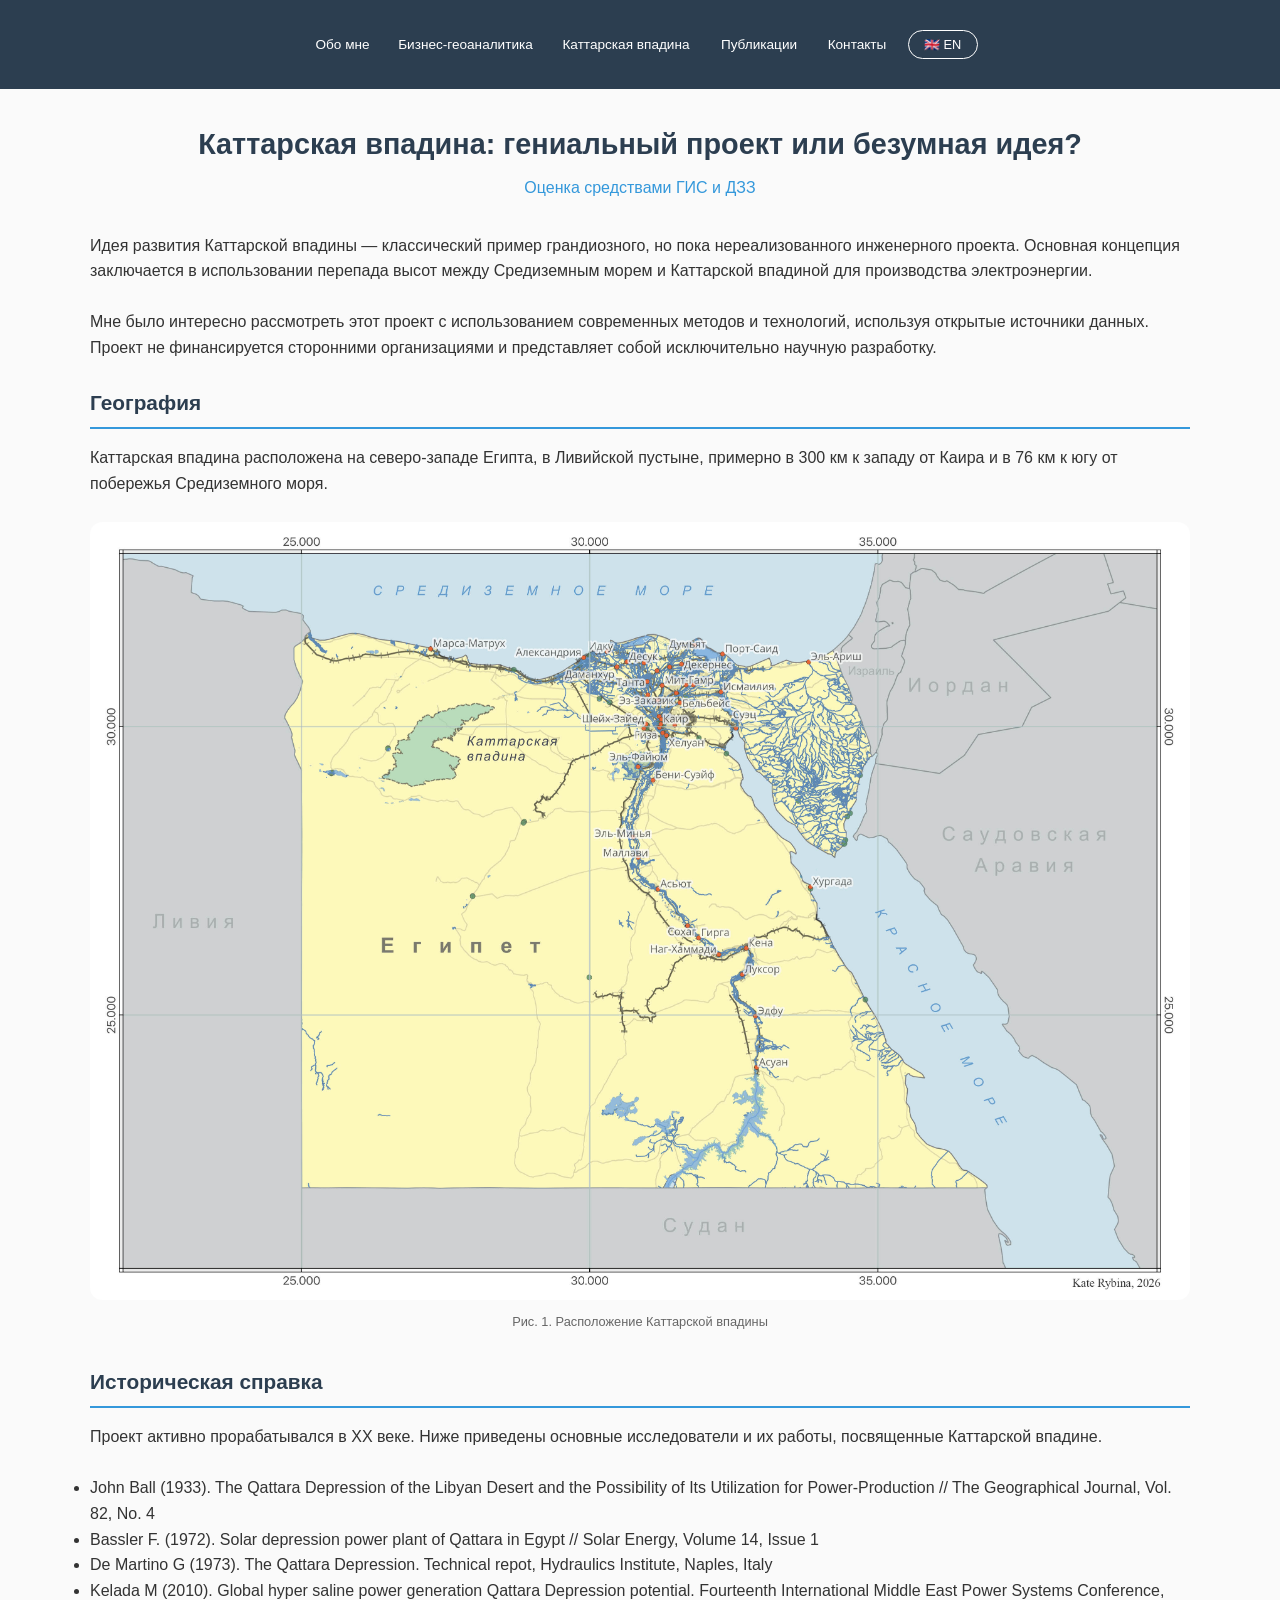
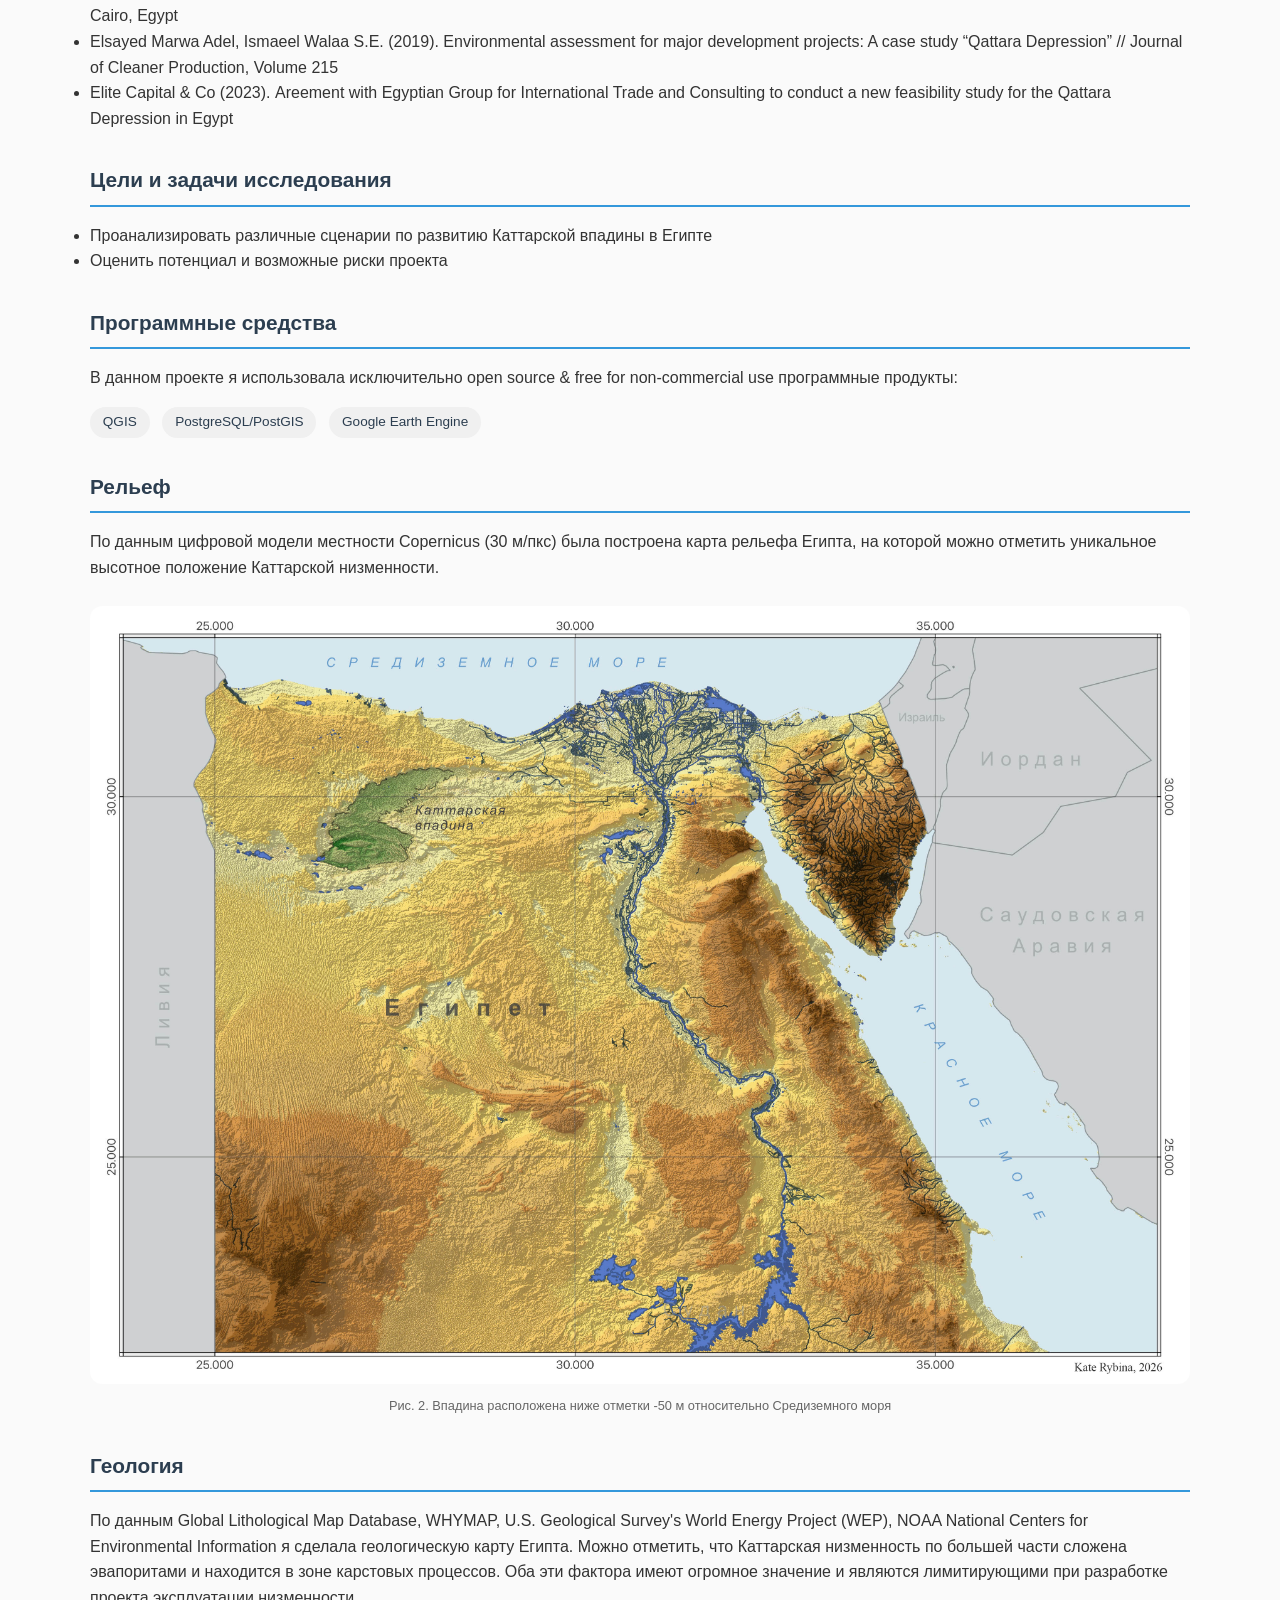
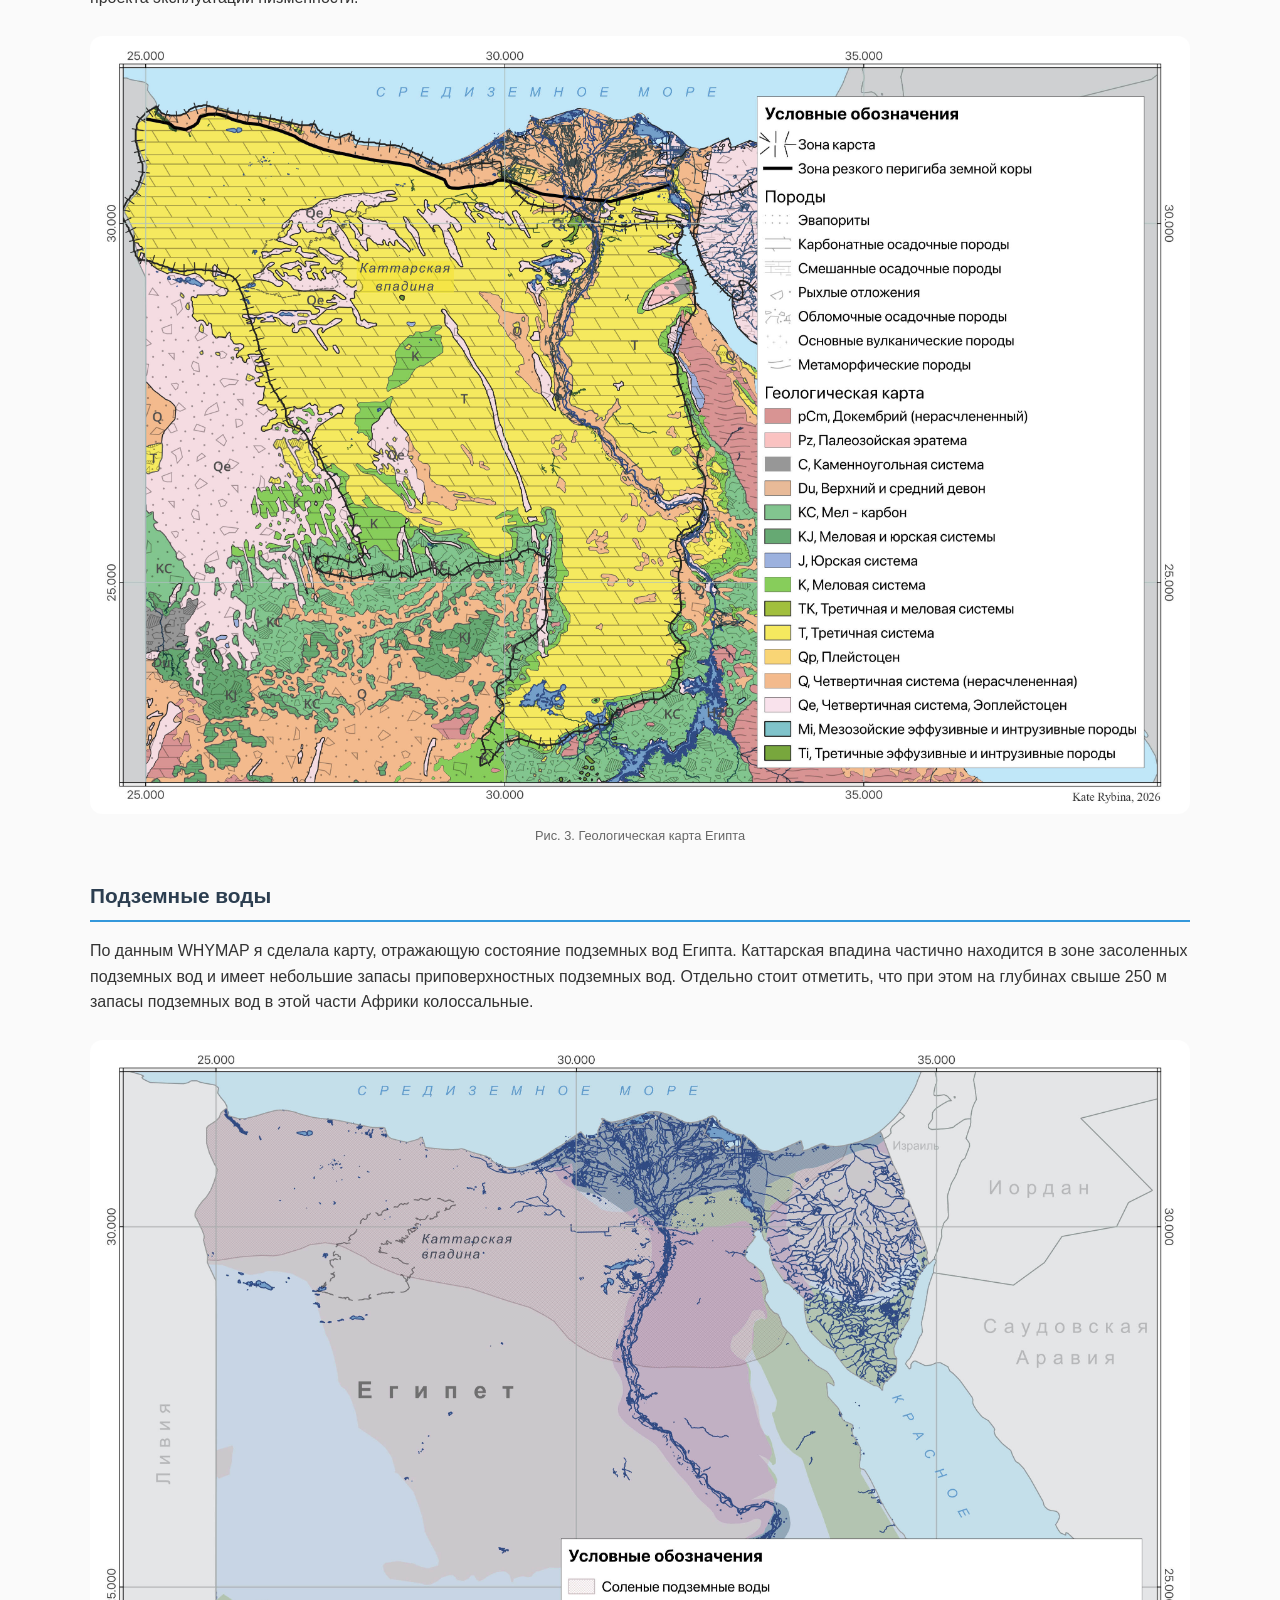
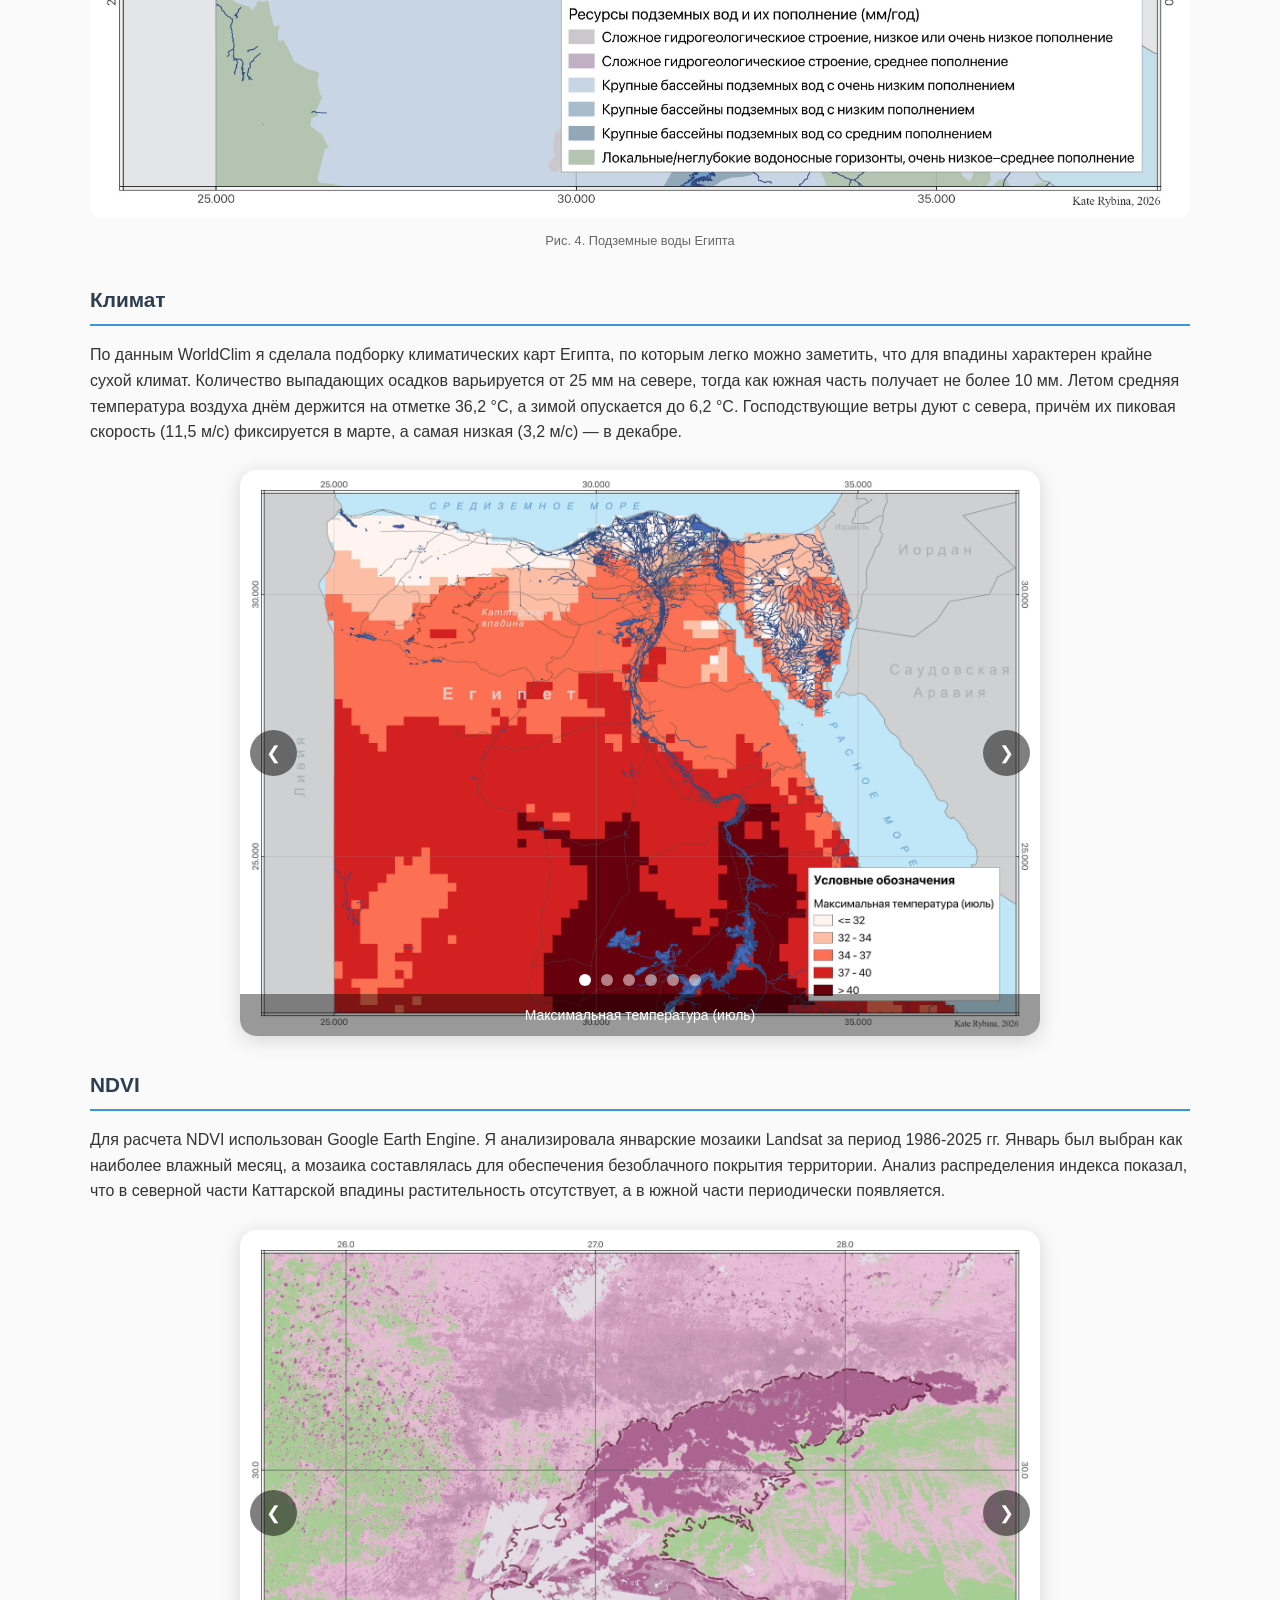
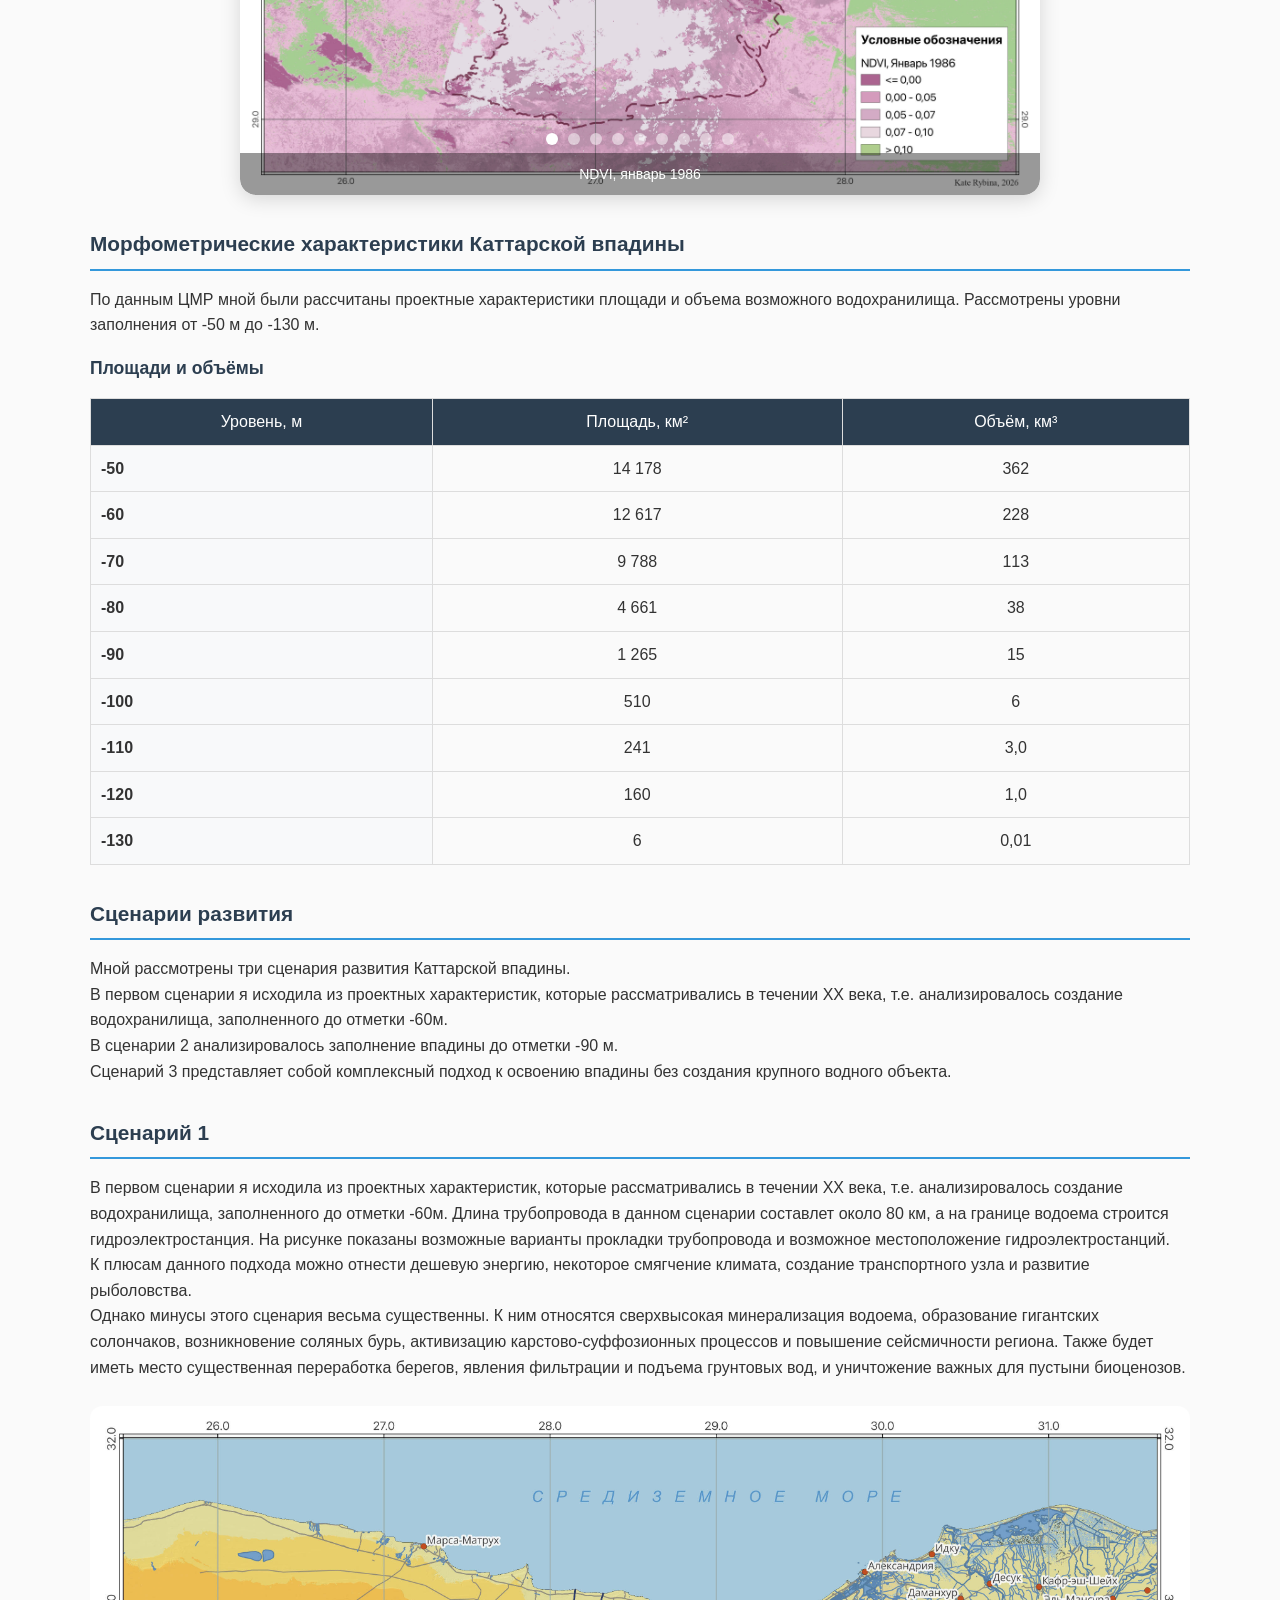
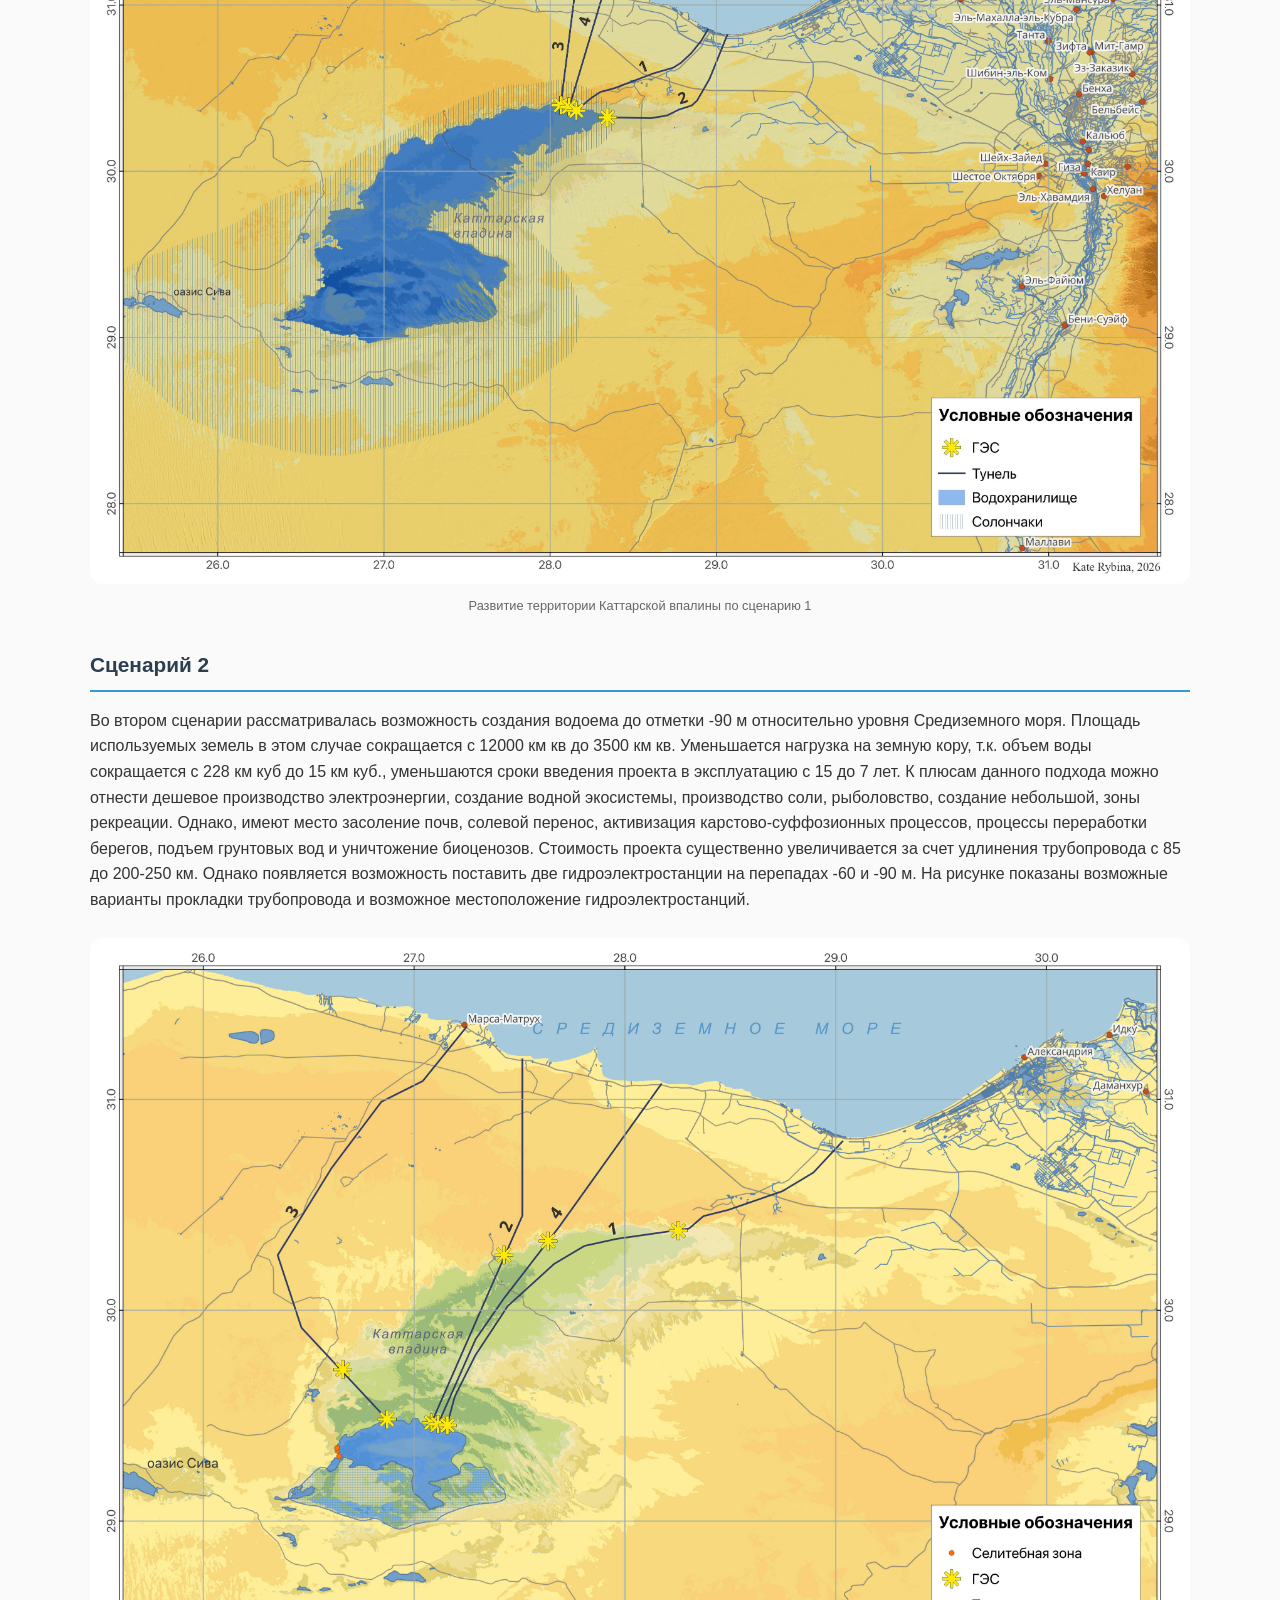
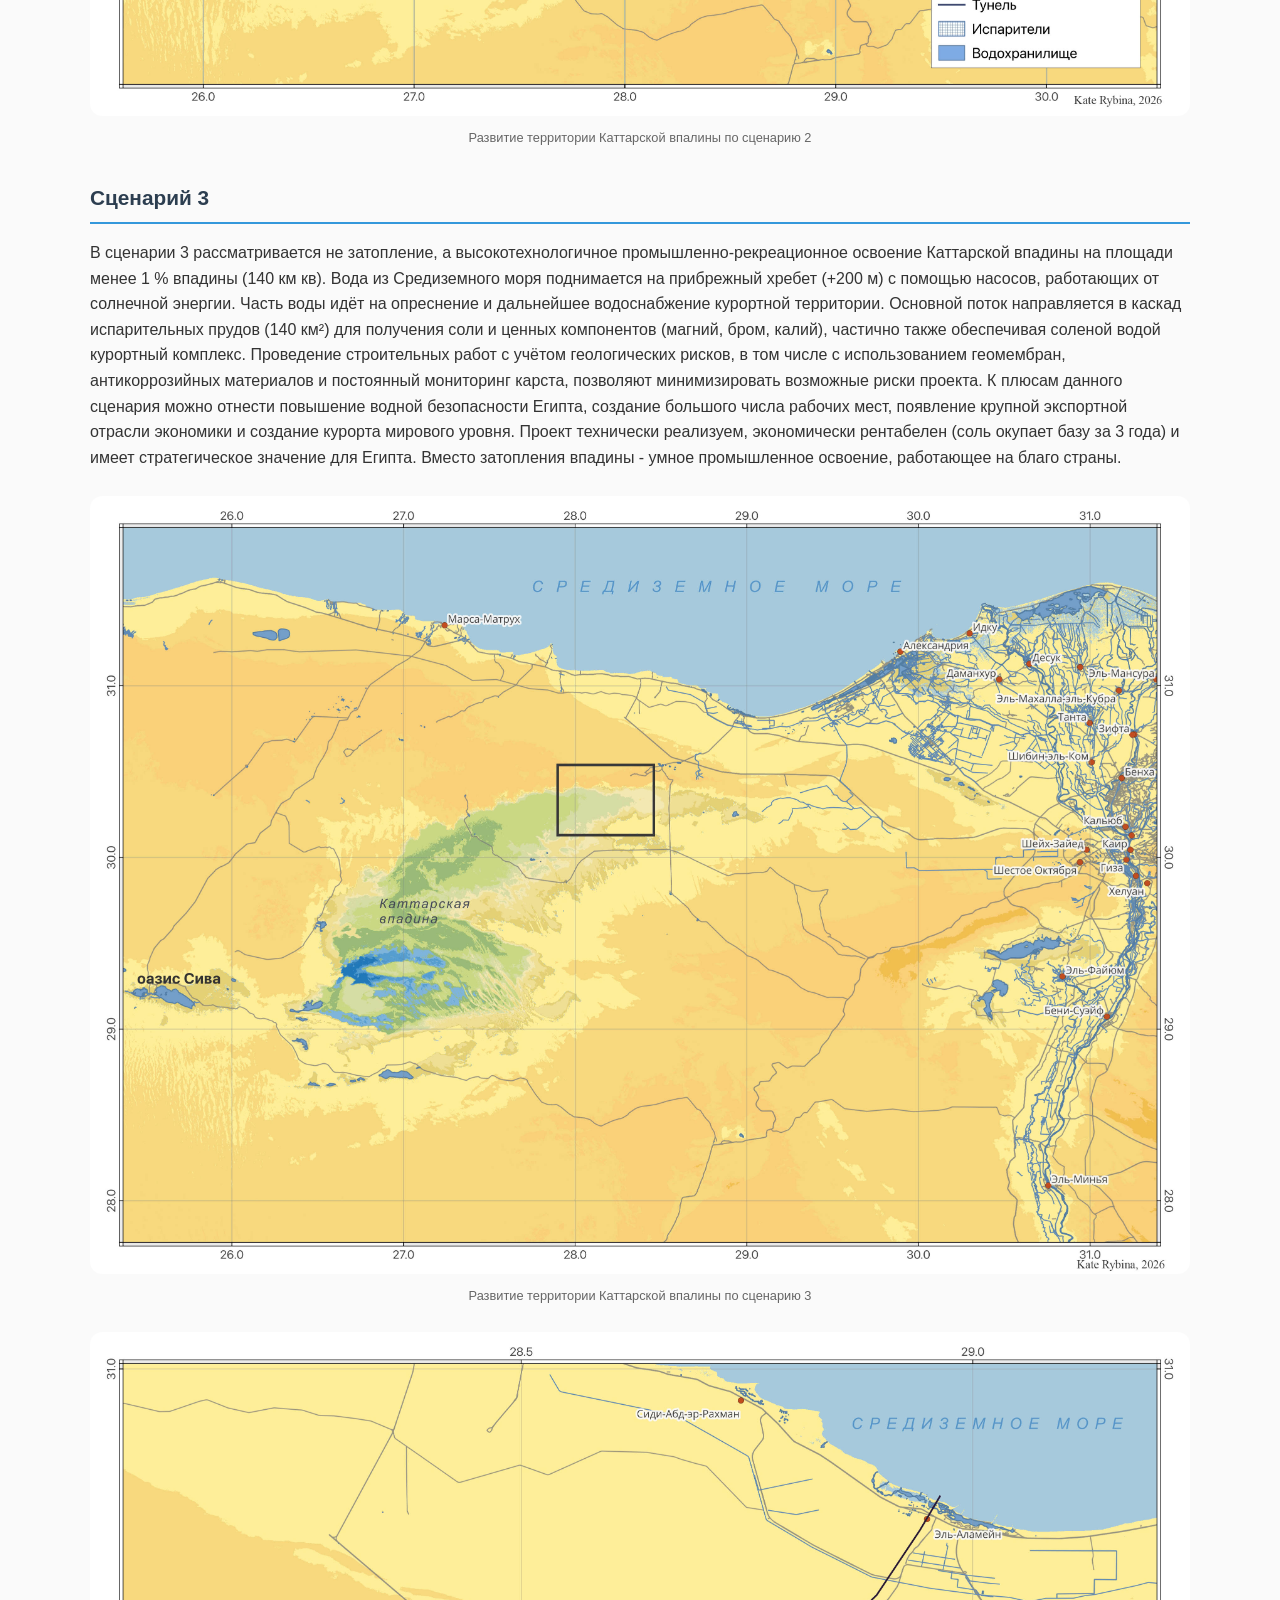
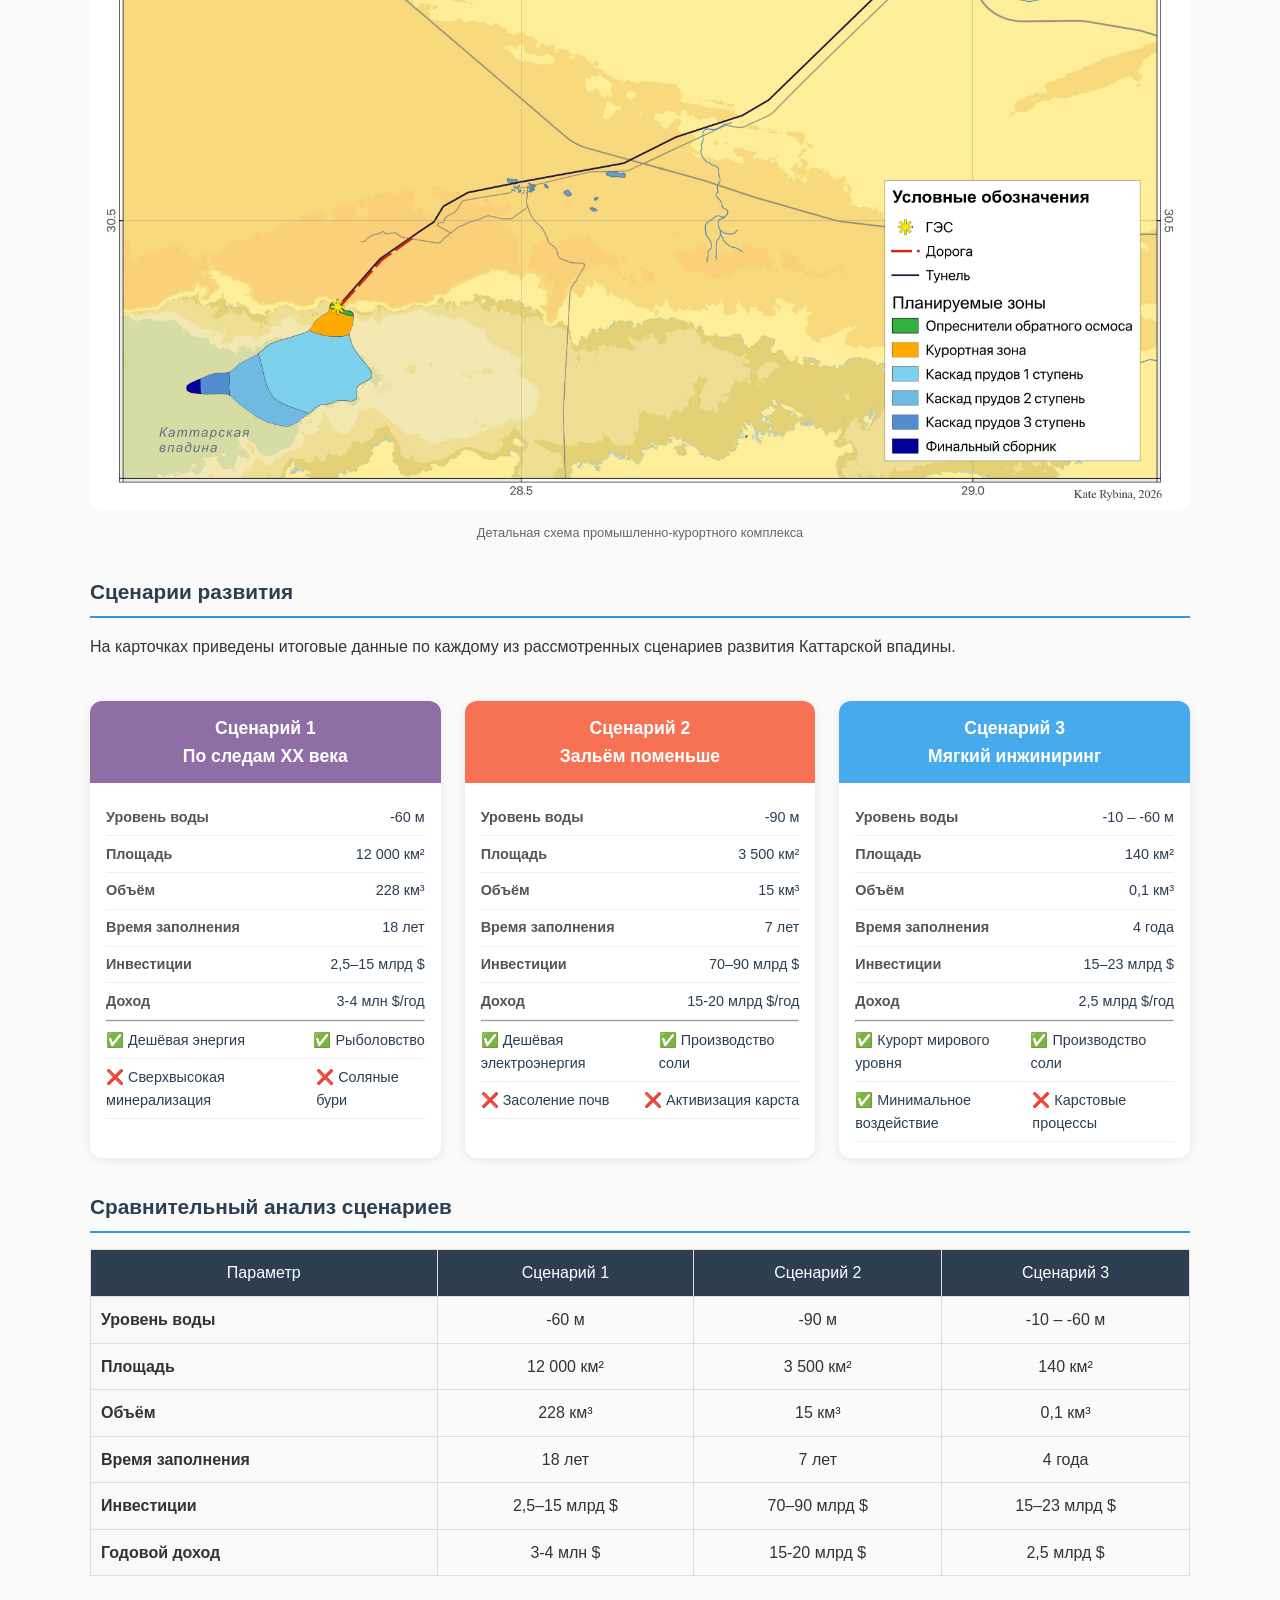
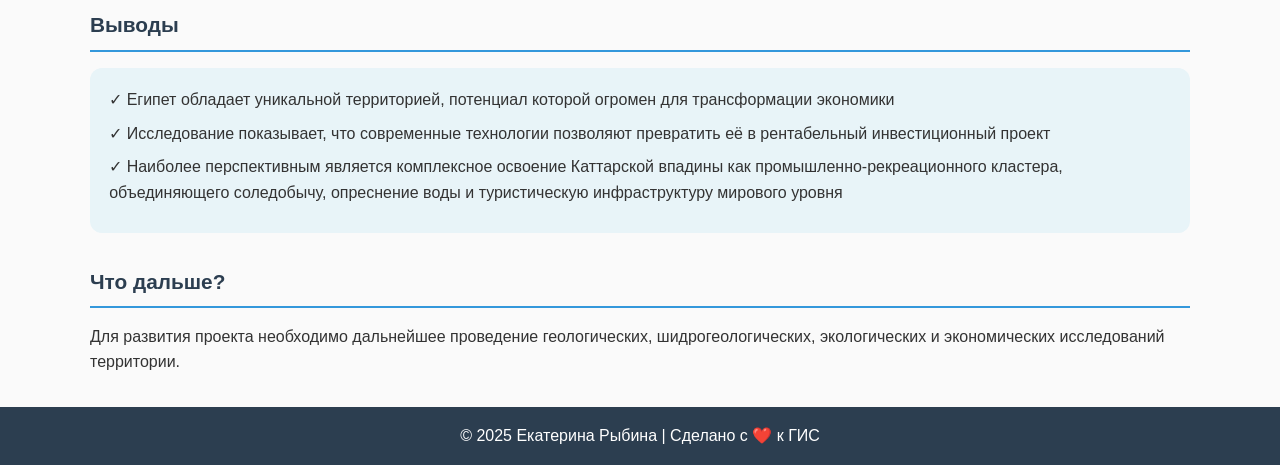
<file: projects/qattara-depression.html>
<!DOCTYPE html>
<html lang="ru">
<head>
    <meta charset="UTF-8">
    <meta name="viewport" content="width=device-width, initial-scale=1.0">
    <title>Каттарская впадина | ГИС и ДЗЗ анализ | Екатерина Рыбина</title>
    <link rel="stylesheet" href="/css/style.css">
    <style>
        /* ===== ДОПОЛНИТЕЛЬНЫЕ СТИЛИ ДЛЯ СТРАНИЦЫ ПРОЕКТА ===== */
        .project-container {
            max-width: 1100px;
            margin: 0 auto;
        }
        
        .project-header {
            text-align: center;
            margin-bottom: 2rem;
        }
        
        .project-header h1 {
            font-size: 1.8rem;
            color: #2c3e50;
            margin-bottom: 0.5rem;
        }
        
        .project-header .subtitle {
            font-size: 1rem;
            color: #3498db;
            font-weight: 500;
        }
        
        .project-header .author {
            color: #666;
            margin-top: 1rem;
            font-size: 0.9rem;
        }
        
        .section {
            margin-bottom: 2rem;
        }
        
        .section-title {
            font-size: 1.3rem;
            color: #2c3e50;
            border-bottom: 2px solid #3498db;
            padding-bottom: 0.5rem;
            margin-bottom: 1rem;
        }
        
        .section-subtitle {
            font-size: 1.1rem;
            color: #2c3e50;
            margin: 1rem 0 0.8rem 0;
            font-weight: 600;
        }
        
        .goals-list {
            background: #e8f4f8;
            padding: 1.2rem;
            border-radius: 12px;
            list-style: none;
        }
        
        .goals-list li {
            margin-bottom: 0.5rem;
            padding-left: 1.5rem;
            position: relative;
        }
        
        .goals-list li::before {
            content: "●";
            color: #3498db;
            position: absolute;
            left: 0;
        }
        
        .tech-stack {
            display: flex;
            flex-wrap: wrap;
            gap: 0.8rem;
            margin-top: 1rem;
        }
        
        .tech-item {
            background: #f0f0f0;
            padding: 0.3rem 0.8rem;
            border-radius: 20px;
            font-size: 0.85rem;
            color: #2c3e50;
        }
        
        .data-sources {
            display: grid;
            grid-template-columns: repeat(auto-fill, minmax(250px, 1fr));
            gap: 1rem;
            margin-top: 1rem;
        }
        
        .data-card {
            background: #f8f9fa;
            padding: 0.8rem;
            border-radius: 10px;
            border-left: 3px solid #3498db;
        }
        
        .data-card strong {
            color: #2c3e50;
        }
        
        .scenario-grid {
            display: grid;
            grid-template-columns: repeat(auto-fit, minmax(300px, 1fr));
            gap: 1.5rem;
            margin-top: 1rem;
        }
        
        .scenario-card {
            background: white;
            border-radius: 12px;
            box-shadow: 0 2px 10px rgba(0,0,0,0.08);
            overflow: hidden;
        }
        
        .scenario-header {
            padding: 0.8rem;
            text-align: center;
            font-weight: 700;
            font-size: 1.1rem;
        }
        
        .scenario-header.scenario-1 {
            background: #8e6ea5;
            color: white;
        }
        
        .scenario-header.scenario-2 {
            background: #f77255;
            color: white;
        }
        
        .scenario-header.scenario-3 {
            background: #47aaec;
            color: white;
        }
        
        .scenario-body {
            padding: 1rem;
        }
        
        .scenario-stat {
            display: flex;
            justify-content: space-between;
            padding: 0.4rem 0;
            border-bottom: 1px solid #eee;
            font-size: 0.9rem;
        }
        
        .scenario-stat-label {
            font-weight: 600;
            color: #555;
        }
        
        .scenario-stat-value {
            color: #2c3e50;
        }
        
        .comparison-table {
            width: 100%;
            border-collapse: collapse;
            margin-top: 1rem;
        }
        
        .comparison-table th,
        .comparison-table td {
            border: 1px solid #ddd;
            padding: 10px;
            text-align: center;
            vertical-align: top;
        }
        
        .comparison-table th {
            background: #2c3e50;
            color: white;
            font-weight: 500;
        }
        
        .comparison-table td:first-child {
            font-weight: 600;
            background: #f8f9fa;
            text-align: left;
        }
        
        .conclusion {
            background: #e8f4f8;
            padding: 1.2rem;
            border-radius: 12px;
            margin-top: 1rem;
        }
        
        .conclusion p {
            margin-bottom: 0.5rem;
        }
        
        .contacts {
            background: #f8f9fa;
            padding: 1rem;
            border-radius: 12px;
            text-align: center;
            margin-top: 1rem;
        }
        
        .image-placeholder {
            background: #f0f0f0;
            border: 1px dashed #ccc;
            border-radius: 8px;
            padding: 2rem;
            text-align: center;
            margin: 1rem 0;
            color: #999;
        }
        
        .image-caption {
            font-size: 0.8rem;
            color: #666;
            text-align: center;
            margin-top: 0.3rem;
        }
        
        @media (max-width: 768px) {
            .project-header h1 {
                font-size: 1.3rem;
            }
            
            .scenario-grid {
                grid-template-columns: 1fr;
            }
            
            .comparison-table {
                font-size: 0.75rem;
            }
            
            .comparison-table th,
            .comparison-table td {
                padding: 5px;
            }
        }
    </style>
</head>
<body>
    <header></header>

    <main>
        <div class="project-container">
            <div class="project-header">
                <h1>Каттарская впадина: гениальный проект или безумная идея?</h1>
                <div class="subtitle">Оценка средствами ГИС и ДЗЗ</div>
            </div>

            <!-- Вводная часть -->
            <div class="section">

<p>Идея развития Каттарской впадины — классический пример грандиозного, но пока нереализованного инженерного проекта. Основная 
                концепция заключается в использовании перепада высот между Средиземным морем и Каттарской впадиной для производства электроэнергии.
                         <br>
                                      <br>
                Мне было интересно рассмотреть  этот проект с использованием современных методов и технологий, 
            используя открытые источники данных. Проект не финансируется сторонними организациями и представляет собой исключительно научную разработку.</p>
             <br>

                <h2 class="section-title">География</h2>
                <p>Каттарская впадина расположена на северо-западе Египта, в Ливийской пустыне, примерно в 300 км к западу от Каира и в 76 км к югу от побережья Средиземного моря.</p>
                 <br>
                <img src="/assets/images/Geography.jpg" alt="Карта Каттарской впадины" style="width: 100%; border-radius: 12px;">
                <div class="image-caption">Рис. 1. Расположение Каттарской впадины</div>
            </div>

            <!-- Литература -->
            <div class="section">


                <h2 class="section-title">Историческая справка</h2>
                  <p>Проект активно прорабатывался в XX веке. Ниже приведены основные исследователи  и их работы, посвященные Каттарской впадине.</p>
                   <br>
                <ul>
                    <li>John Ball (1933). The Qattara Depression of the Libyan Desert and the Possibility of Its Utilization for Power-Production // The Geographical Journal, Vol. 82, No. 4</li>
                    <li>Bassler F. (1972). Solar depression power plant of Qattara in Egypt // Solar Energy, Volume 14, Issue 1</li>
                    <li>De Martino G (1973). The Qattara Depression. Technical repot, Hydraulics Institute, Naples, Italy</li>
                    <li>Kelada M (2010). Global hyper saline power generation Qattara Depression potential. Fourteenth International Middle East Power Systems Conference, Cairo, Egypt</li>
                    <li>Elsayed Marwa Adel, Ismaeel Walaa S.E. (2019). Environmental assessment for major development projects: A case study “Qattara Depression” // Journal of Cleaner Production, Volume 215</li>
                    <li>Elite Capital & Co (2023). Аreement with Egyptian Group for International Trade and Consulting to conduct a new feasibility study for the Qattara Depression in Egypt</li>
                </ul>
            </div>

            <!-- Цели и задачи -->
            <div class="section">
                <h2 class="section-title">Цели и задачи исследования</h2>
                <ul>
                    <li>Проанализировать различные сценарии по развитию Каттарской впадины в Египте</li>
                    <li>Оценить потенциал и возможные риски проекта</li>
                </ul>
            </div>

            <!-- Программные средства -->
            <div class="section">
                <h2 class="section-title">Программные средства</h2>
                <p>В данном проекте я использовала исключительно open source & free for  non-commercial use программные продукты:</p>

                <div class="tech-stack">
                    <span class="tech-item">QGIS</span>
                    <span class="tech-item">PostgreSQL/PostGIS</span>
                    <span class="tech-item">Google Earth Engine</span>
                </div>
            </div>

            <!-- ЦМР -->
            <div class="section">
                <h2 class="section-title">Рельеф</h2>
                <p>По данным цифровой модели местности Copernicus (30 м/пкс) была построена карта рельефа Египта, на которой можно отметить уникальное высотное положение Каттарской низменности.</p>
                 <br>
                <img src="/assets/images/dem.jpg" alt="Карта рельефа Египта" style="width: 100%; border-radius: 12px;">
                <div class="image-caption">Рис. 2. Впадина расположена ниже отметки -50 м относительно Средиземного моря</div>
            </div>

            <!-- Геология -->
            <div class="section">
                <h2 class="section-title">Геология</h2>
                <p>По данным Global Lithological Map Database, WHYMAP, U.S. Geological Survey's World Energy Project (WEP), NOAA National Centers for Environmental Information я сделала геологическую карту Египта. Можно отметить, что Каттарская низменность по большей части сложена эвапоритами и находится в зоне карстовых процессов. 
                    Оба эти фактора имеют огромное значение и являются лимитирующими при разработке проекта эксплуатации низменности.</p>
                 <br>
                <img src="/assets/images/Geology.jpg" alt="Геологическая карта Египта" style="width: 100%; border-radius: 12px;">
                <div class="image-caption">Рис. 3. Геологическая карта Египта</div>
            </div>

            <!-- Подземные воды -->
            <div class="section">
                <h2 class="section-title">Подземные воды</h2>
                <p>По данным WHYMAP я сделала карту, отражающую состояние подземных вод Египта. Каттарская впадина частично находится в зоне засоленных подземных вод и имеет небольшие запасы приповерхностных подземных вод. Отдельно стоит отметить, что при этом на глубинах свыше 250 м запасы подземных вод в этой части Африки колоссальные.</p>
                 <br>
                <img src="/assets/images/Groundwater.jpg" alt="Подземные воды Египта" style="width: 100%; border-radius: 12px;">
                <div class="image-caption">Рис. 4. Подземные воды Египта</div>
            </div>

            <!-- Климат -->
            <div class="section">
                <h2 class="section-title">Климат</h2>
                <p>По данным WorldClim я сделала подборку климатических карт Египта, по которым легко можно заметить, 
                    что для впадины характерен крайне сухой климат. Количество выпадающих осадков варьируется от 25 мм на севере, тогда как южная часть получает не более 10 мм. 
                    Летом средняя температура воздуха днём держится на отметке 36,2 °C, а зимой опускается до 6,2 °C. Господствующие ветры дуют с севера, причём их пиковая скорость (11,5 м/с) фиксируется в марте, а самая низкая (3,2 м/с) — в декабре.</p>
                 <br>
                <!-- Слайдер изображений 1 -->
                <div class="slider-container">
                    <div class="slider-wrapper">
                        <div class="slider" id="imageSlider">
                            <div class="slide">
                                <img src="/assets/images/temp_max.jpg" alt="Максимальная температура">
                                <div class="slide-caption">Максимальная температура (июль)</div>
                            </div>
                            <div class="slide">
                                <img src="/assets/images/temp_min.jpg" alt="Минимальная температура">
                                <div class="slide-caption">Минимальная температура (январь)</div>
                            </div>
                            <div class="slide">
                                <img src="/assets/images/precipitation.jpg" alt="Осадки">
                                <div class="slide-caption">Осадки</div>
                            </div>
                            <div class="slide">
                                <img src="/assets/images/Watervaporpressure.jpg" alt="Давление водяного пара">
                                <div class="slide-caption">Давление водяного пара</div>
                            </div>
                            <div class="slide">
                                <img src="/assets/images/sun_radiation.jpg" alt="Солнечная радиация">
                                <div class="slide-caption">Солнечная радиация</div>
                            </div>
                            <div class="slide">
                                <img src="/assets/images/wind_speed.jpg" alt="Скорость ветра">
                                <div class="slide-caption">Скорость ветра</div>
                            </div>
                        </div>
                    </div>
                    
                    <!-- Кнопки навигации для первого слайдера -->
                    <button class="slider-btn prev-btn" id="prevBtn">❮</button>
                    <button class="slider-btn next-btn" id="nextBtn">❯</button>
                    
                    <!-- Индикаторы для первого слайдера -->
                    <div class="slider-dots" id="sliderDots"></div>
                </div>
            </div>

            <!-- NDVI -->
            <div class="section">
                <h2 class="section-title">NDVI</h2>
                <p>Для расчета NDVI использован Google Earth Engine. Я анализировала январские мозаики Landsat за период 1986-2025 гг. Январь был выбран как наиболее влажный месяц, а мозаика составлялась для обеспечения безоблачного покрытия территории. Анализ распределения индекса показал, что в северной части Каттарской впадины растительность отсутствует, а в южной части периодически появляется.</p>
                 <br>
                <!-- Слайдер изображений 2 -->
                <div class="slider-container">
                    <div class="slider-wrapper">
                        <div class="slider" id="imageSlider2">
                            <div class="slide">
                                <img src="/assets/images/ndvi1986.jpg" alt="NDVI, 1986">
                                <div class="slide-caption">NDVI, январь 1986</div>
                            </div>
                            <div class="slide">
                                <img src="/assets/images/ndvi1990.jpg" alt="NDVI, 1990">
                                <div class="slide-caption">NDVI, январь 1990</div>
                            </div>
                            <div class="slide">
                                <img src="/assets/images/ndvi2000.jpg" alt="NDVI, 2000">
                                <div class="slide-caption">NDVI, январь 2000</div>
                            </div>
                            <div class="slide">
                                <img src="/assets/images/ndvi2005.jpg" alt="NDVI, 2005">
                                <div class="slide-caption">NDVI, январь 2005</div>
                            </div>
                            <div class="slide">
                                <img src="/assets/images/ndvi2010.jpg" alt="NDVI, 2010">
                                <div class="slide-caption">NDVI, январь 2010</div>
                            </div>
                            <div class="slide">
                                <img src="/assets/images/ndvi2015.jpg" alt="NDVI, 2015">
                                <div class="slide-caption">NDVI, январь 2015</div>
                            </div>
                            <div class="slide">
                                <img src="/assets/images/ndvi2020.jpg" alt="NDVI, 2020">
                                <div class="slide-caption">NDVI, январь 2020</div>
                            </div>
                            <div class="slide">
                                <img src="/assets/images/ndvi2022.jpg" alt="NDVI, 2022">
                                <div class="slide-caption">NDVI, январь 2022</div>
                            </div>
                            <div class="slide">
                                <img src="/assets/images/ndvi2025.jpg" alt="NDVI, 2025">
                                <div class="slide-caption">NDVI, январь 2025</div>
                            </div>
                        </div>
                    </div>
                    
                    <!-- Кнопки навигации для второго слайдера -->
                    <button class="slider-btn prev-btn" id="prevBtn2">❮</button>
                    <button class="slider-btn next-btn" id="nextBtn2">❯</button>
                    
                    <!-- Индикаторы для второго слайдера -->
                    <div class="slider-dots" id="sliderDots2"></div>
                </div>
            </div>



            <!-- Морфометрические характеристики -->
            <div class="section">
                <h2 class="section-title">Морфометрические характеристики Каттарской впадины</h2>
                <p>По данным ЦМР мной были рассчитаны проектные характеристики площади и объема возможного водохранилища. 
                    Рассмотрены уровни заполнения от -50 м до -130 м.</p>

                <div class="section-subtitle">Площади и объёмы</div>
                <table class="comparison-table">
                    <thead>
                        <tr><th>Уровень, м</th><th>Площадь, км²</th><th>Объём, км³</th></tr>
                    </thead>
                    <tbody>
                        <tr><td>-50</td><td>14 178</td><td>362</td></tr>
                        <tr><td>-60</td><td>12 617</td><td>228</td></tr>
                        <tr><td>-70</td><td>9 788</td><td>113</td></tr>
                        <tr><td>-80</td><td>4 661</td><td>38</td></tr>
                        <tr><td>-90</td><td>1 265</td><td>15</td></tr>
                        <tr><td>-100</td><td>510</td><td>6</td></tr>
                        <tr><td>-110</td><td>241</td><td>3,0</td></tr>
                        <tr><td>-120</td><td>160</td><td>1,0</td></tr>
                        <tr><td>-130</td><td>6</td><td>0,01</td></tr>
                    </tbody>
                </table>
            </div>

        <div class="section">
                <h2 class="section-title">Сценарии развития</h2>
                <p>Мной рассмотрены три сценария развития Каттарской впадины.
                      <br>
                      В первом сценарии я исходила из проектных характеристик, 
                     которые рассматривались в течении XX века, т.е. анализировалось создание водохранилища, заполненного до отметки -60м.
                      <br>
                      В сценарии 2 анализировалось заполнение впадины до отметки -90 м.
                        <br>
                    Сценарий 3 представляет собой комплексный подход к освоению впадины без создания крупного водного объекта.
                </p>
                
                
            </div>


            
              <!-- Сценарий 1 -->
            <div class="section">
                <h2 class="section-title">Сценарий 1</h2>
                <p>В первом сценарии я исходила из проектных характеристик, 
                     которые рассматривались в течении XX века, т.е. анализировалось создание водохранилища, заполненного до отметки -60м.
                    Длина трубопровода в данном сценарии составлет около 80 км, а на границе водоема строится гидроэлектростанция. На рисунке показаны возможные варианты прокладки трубопровода и возможное местоположение гидроэлектростанций.</p>
                <p>К плюсам данного подхода можно отнести дешевую энергию, некоторое смягчение климата, создание транспортного узла и развитие рыболовства.</p>
                <p>Однако минусы этого сценария весьма существенны. К ним относятся сверхвысокая минерализация водоема, 
                    образование гигантских солончаков, возникновение соляных бурь, активизацию карстово-суффозионных процессов  и повышение сейсмичности региона.
                    Также будет иметь место существенная переработка берегов, явления фильтрации и подъема грунтовых вод, и уничтожение важных для пустыни биоценозов. 
                </p>               
                
                 <br>
                <img src="/assets/images/scenario_a.jpg" alt="Подземные воды Египта" style="width: 100%; border-radius: 12px;">
                <div class="image-caption">Развитие территории Каттарской впалины по сценарию 1</div>
            </div>

        <!-- Сценарий 2 -->
            <div class="section">
                <h2 class="section-title">Сценарий 2</h2>
                <p>Во втором сценарии рассматривалась возможность создания водоема до отметки -90 м относительно уровня Средиземного моря. Площадь используемых земель в этом случае сокращается с 12000 км кв до 3500 км кв. Уменьшается нагрузка на земную кору, т.к. объем воды  сокращается с 228 км куб до 15 км куб., уменьшаются сроки введения проекта в эксплуатацию с 15 до 7 лет. 
                    К плюсам данного подхода можно отнести дешевое производство электроэнергии, создание водной экосистемы, производство соли, рыболовство, создание небольшой, зоны рекреации. 
Однако, имеют место засоление почв, солевой перенос, активизация карстово-суффозионных процессов, процессы переработки берегов, подъем грунтовых вод и  уничтожение биоценозов.
Стоимость проекта существенно увеличивается за счет удлинения трубопровода с 85 до 200-250 км. 
Однако появляется возможность поставить две гидроэлектростанции на перепадах -60 и -90 м. На рисунке показаны возможные варианты прокладки трубопровода и возможное местоположение гидроэлектростанций. 
 </p>               
                
                 <br>
                <img src="/assets/images/scenario_b.jpg" alt="сценарий 2" style="width: 100%; border-radius: 12px;">
                <div class="image-caption">Развитие территории Каттарской впалины по сценарию 2</div>
            </div>

            <!-- Сценарий 3 -->
                        <div class="section">
                            <h2 class="section-title">Сценарий 3</h2>
                            <p>В сценарии 3 рассматривается не затопление, а высокотехнологичное промышленно-рекреационное освоение Каттарской впадины  на площади менее 1 % впадины (140 км кв).
Вода из Средиземного моря поднимается на прибрежный хребет (+200 м) с помощью насосов, работающих от солнечной энергии.
Часть воды идёт на опреснение и дальнейшее водоснабжение курортной территории.
Основной поток направляется в каскад испарительных прудов (140 км²) для получения соли и ценных компонентов (магний, бром, калий), частично также обеспечивая соленой водой курортный комплекс.
Проведение строительных работ с учётом геологических рисков, в том числе с использованием геомембран, антикоррозийных материалов и постоянный мониторинг карста, позволяют минимизировать возможные риски проекта. 
К плюсам данного сценария можно отнести повышение водной безопасности Египта, создание большого числа рабочих мест, появление крупной экспортной отрасли экономики и создание курорта мирового уровня.

Проект технически реализуем, экономически рентабелен (соль окупает базу за 3 года) и имеет стратегическое значение для Египта. Вместо затопления впадины - умное промышленное освоение, работающее на благо страны.</p>               
                             <br>
                            
                            <img src="/assets/images/scenario_c.jpg" alt="сценарий 3" style="width: 100%; border-radius: 12px;">
                            <div class="image-caption">Развитие территории Каттарской впалины по сценарию 3</div>
 <br>
                            <img src="/assets/images/scenario_c_big.jpg" alt="сценарий 3" style="width: 100%; border-radius: 12px;">
                            <div class="image-caption">Детальная схема промышленно-курортного комплекса</div>
                        </div>


            <!-- Сценарии развития -->
            <div class="section">
                <h2 class="section-title">Сценарии развития</h2>

            <p>На карточках приведены итоговые данные по каждому из рассмотренных сценариев развития Каттарской впадины.</p>
            <br>
                <div class="scenario-grid">
                    <!-- Сценарий 1 -->
                    <div class="scenario-card">
                        <div class="scenario-header scenario-1">Сценарий 1<br>По следам XX века</div>
                        <div class="scenario-body">
                            <div class="scenario-stat"><span class="scenario-stat-label">Уровень воды</span><span class="scenario-stat-value">-60 м</span></div>
                            <div class="scenario-stat"><span class="scenario-stat-label">Площадь</span><span class="scenario-stat-value">12 000 км²</span></div>
                            <div class="scenario-stat"><span class="scenario-stat-label">Объём</span><span class="scenario-stat-value">228 км³</span></div>
                            <div class="scenario-stat"><span class="scenario-stat-label">Время заполнения</span><span class="scenario-stat-value">18 лет</span></div>
                            <div class="scenario-stat"><span class="scenario-stat-label">Инвестиции</span><span class="scenario-stat-value">2,5–15 млрд $</span></div>
                            <div class="scenario-stat"><span class="scenario-stat-label">Доход</span><span class="scenario-stat-value">3-4 млн $/год</span></div>
                            <hr>
                            <div class="scenario-stat"><span class="scenario-stat-value">✅ Дешёвая энергия</span><span class="scenario-stat-value">✅ Рыболовство</span></div>
                            <div class="scenario-stat"><span class="scenario-stat-value">❌ Сверхвысокая минерализация</span><span class="scenario-stat-value">❌ Соляные бури</span></div>
                        </div>
                    </div>
                    
                    <!-- Сценарий 2 -->
                    <div class="scenario-card">
                        <div class="scenario-header scenario-2">Сценарий 2<br>Зальём поменьше</div>
                        <div class="scenario-body">
                            <div class="scenario-stat"><span class="scenario-stat-label">Уровень воды</span><span class="scenario-stat-value">-90 м</span></div>
                            <div class="scenario-stat"><span class="scenario-stat-label">Площадь</span><span class="scenario-stat-value">3 500 км²</span></div>
                            <div class="scenario-stat"><span class="scenario-stat-label">Объём</span><span class="scenario-stat-value">15 км³</span></div>
                            <div class="scenario-stat"><span class="scenario-stat-label">Время заполнения</span><span class="scenario-stat-value">7 лет</span></div>
                            <div class="scenario-stat"><span class="scenario-stat-label">Инвестиции</span><span class="scenario-stat-value">70–90 млрд $</span></div>
                            <div class="scenario-stat"><span class="scenario-stat-label">Доход</span><span class="scenario-stat-value">15-20 млрд $/год</span></div>
                            <hr>
                            <div class="scenario-stat"><span class="scenario-stat-value">✅ Дешёвая электроэнергия</span><span class="scenario-stat-value">✅ Производство соли</span></div>
                            <div class="scenario-stat"><span class="scenario-stat-value">❌ Засоление почв</span><span class="scenario-stat-value">❌ Активизация карста</span></div>
                        </div>
                    </div>
                    
                    <!-- Сценарий 3 -->
                    <div class="scenario-card">
                        <div class="scenario-header scenario-3">Сценарий 3<br>Мягкий инжиниринг</div>
                        <div class="scenario-body">
                            <div class="scenario-stat"><span class="scenario-stat-label">Уровень воды</span><span class="scenario-stat-value">-10 – -60 м</span></div>
                            <div class="scenario-stat"><span class="scenario-stat-label">Площадь</span><span class="scenario-stat-value">140 км²</span></div>
                            <div class="scenario-stat"><span class="scenario-stat-label">Объём</span><span class="scenario-stat-value">0,1 км³</span></div>
                            <div class="scenario-stat"><span class="scenario-stat-label">Время заполнения</span><span class="scenario-stat-value">4 года</span></div>
                            <div class="scenario-stat"><span class="scenario-stat-label">Инвестиции</span><span class="scenario-stat-value">15–23 млрд $</span></div>
                            <div class="scenario-stat"><span class="scenario-stat-label">Доход</span><span class="scenario-stat-value">2,5 млрд $/год</span></div>
                            <hr>
                            <div class="scenario-stat"><span class="scenario-stat-value">✅ Курорт мирового уровня</span><span class="scenario-stat-value">✅ Производство соли</span></div>
                            <div class="scenario-stat"><span class="scenario-stat-value">✅  Минимальное воздействие</span><span class="scenario-stat-value">❌ Карстовые процессы</span></div>
                        </div>
                    </div>
                </div>
            </div>

            <!-- Сравнительный анализ -->
            <div class="section">
                <h2 class="section-title">Сравнительный анализ сценариев</h2>
                <table class="comparison-table">
                    <thead>
                        <tr><th>Параметр</th><th>Сценарий 1</th><th>Сценарий 2</th><th>Сценарий 3</th></tr>
                    </thead>
                    <tbody>
                        <tr><td>Уровень воды</td><td>-60 м</td><td>-90 м</td><td>-10 – -60 м</td></tr>
                        <tr><td>Площадь</td><td>12 000 км²</td><td>3 500 км²</td><td>140 км²</td></tr>
                        <tr><td>Объём</td><td>228 км³</td><td>15 км³</td><td>0,1 км³</td></tr>
                        <tr><td>Время заполнения</td><td>18 лет</td><td>7 лет</td><td>4 года</td></tr>
                        <tr><td>Инвестиции</td><td>2,5–15 млрд $</td><td>70–90 млрд $</td><td>15–23 млрд $</td></tr>
                        <tr><td>Годовой доход</td><td>3-4 млн $</td><td>15-20 млрд $</td><td>2,5 млрд $</td></tr>
                    </tbody>
                </table>
            </div>

            <!-- Выводы -->
            <div class="section">
                <h2 class="section-title">Выводы</h2>
                <div class="conclusion">
                    <p>✓ Египет обладает уникальной территорией, потенциал которой огромен для трансформации экономики</p>
                    <p>✓ Исследование показывает, что современные технологии позволяют превратить её в рентабельный инвестиционный проект</p>
                    <p>✓ Наиболее перспективным является комплексное освоение Каттарской впадины как промышленно-рекреационного кластера, объединяющего соледобычу, опреснение воды и туристическую инфраструктуру мирового уровня</p>
                </div>
            </div>

            <!-- Необходимые исследования -->
            <div class="section">
                <h2 class="section-title">Что дальше? </h2>

                     <p>Для развития проекта необходимо дальнейшее проведение геологических, шидрогеологических, экологических и экономических исследований территории. </p>
    

                </p>
                <ul>
            </div>
        </div>
    </main>

   <footer>
        <p>© 2025 Екатерина Рыбина | Сделано с ❤️ к ГИС</p>
    </footer>

    <script src="/js/include.js"></script>
<script src="/js/lang-switch.js"></script>

    <script>
        // ========== ПЕРВЫЙ СЛАЙДЕР ==========
        const slider1 = document.getElementById('imageSlider');
        const prevBtn1 = document.getElementById('prevBtn');
        const nextBtn1 = document.getElementById('nextBtn');
        const dotsContainer1 = document.getElementById('sliderDots');
        
        if (slider1) {
            let currentIndex1 = 0;
            const totalSlides1 = document.querySelectorAll('#imageSlider .slide').length;
            
            // Создаём точки
            dotsContainer1.innerHTML = '';
            for (let i = 0; i < totalSlides1; i++) {
                const dot = document.createElement('span');
                dot.classList.add('dot');
                if (i === 0) dot.classList.add('active');
                dot.addEventListener('click', () => {
                    currentIndex1 = i;
                    updateSlider1();
                });
                dotsContainer1.appendChild(dot);
            }
            
            const dots1 = document.querySelectorAll('#sliderDots .dot');
            
            function updateSlider1() {
                const offset = -currentIndex1 * 100;
                slider1.style.transform = `translateX(${offset}%)`;
                
                dots1.forEach((dot, index) => {
                    if (index === currentIndex1) {
                        dot.classList.add('active');
                    } else {
                        dot.classList.remove('active');
                    }
                });
            }
            
            function nextSlide1() {
                currentIndex1 = (currentIndex1 + 1) % totalSlides1;
                updateSlider1();
            }
            
            function prevSlide1() {
                currentIndex1 = (currentIndex1 - 1 + totalSlides1) % totalSlides1;
                updateSlider1();
            }
            
            prevBtn1.addEventListener('click', prevSlide1);
            nextBtn1.addEventListener('click', nextSlide1);
            
            // Автопрокрутка
            let autoPlayInterval1;
            function startAutoPlay1() {
                autoPlayInterval1 = setInterval(nextSlide1, 5000);
            }
            function stopAutoPlay1() {
                clearInterval(autoPlayInterval1);
            }
            startAutoPlay1();
            const container1 = slider1.closest('.slider-container');
            container1.addEventListener('mouseenter', stopAutoPlay1);
            container1.addEventListener('mouseleave', startAutoPlay1);
        }
        
        // ========== ВТОРОЙ СЛАЙДЕР ==========
        const slider2 = document.getElementById('imageSlider2');
        const prevBtn2 = document.getElementById('prevBtn2');
        const nextBtn2 = document.getElementById('nextBtn2');
        const dotsContainer2 = document.getElementById('sliderDots2');
        
        if (slider2) {
            let currentIndex2 = 0;
            const totalSlides2 = document.querySelectorAll('#imageSlider2 .slide').length;
            
            // Создаём точки
            dotsContainer2.innerHTML = '';
            for (let i = 0; i < totalSlides2; i++) {
                const dot = document.createElement('span');
                dot.classList.add('dot');
                if (i === 0) dot.classList.add('active');
                dot.addEventListener('click', () => {
                    currentIndex2 = i;
                    updateSlider2();
                });
                dotsContainer2.appendChild(dot);
            }
            
            const dots2 = document.querySelectorAll('#sliderDots2 .dot');
            
            function updateSlider2() {
                const offset = -currentIndex2 * 100;
                slider2.style.transform = `translateX(${offset}%)`;
                
                dots2.forEach((dot, index) => {
                    if (index === currentIndex2) {
                        dot.classList.add('active');
                    } else {
                        dot.classList.remove('active');
                    }
                });
            }
            
            function nextSlide2() {
                currentIndex2 = (currentIndex2 + 1) % totalSlides2;
                updateSlider2();
            }
            
            function prevSlide2() {
                currentIndex2 = (currentIndex2 - 1 + totalSlides2) % totalSlides2;
                updateSlider2();
            }
            
            prevBtn2.addEventListener('click', prevSlide2);
            nextBtn2.addEventListener('click', nextSlide2);
            
            // Автопрокрутка
            let autoPlayInterval2;
            function startAutoPlay2() {
                autoPlayInterval2 = setInterval(nextSlide2, 5000);
            }
            function stopAutoPlay2() {
                clearInterval(autoPlayInterval2);
            }
            startAutoPlay2();
            const container2 = slider2.closest('.slider-container');
            container2.addEventListener('mouseenter', stopAutoPlay2);
            container2.addEventListener('mouseleave', startAutoPlay2);
        }
    </script>
</body>
</html>
</file>
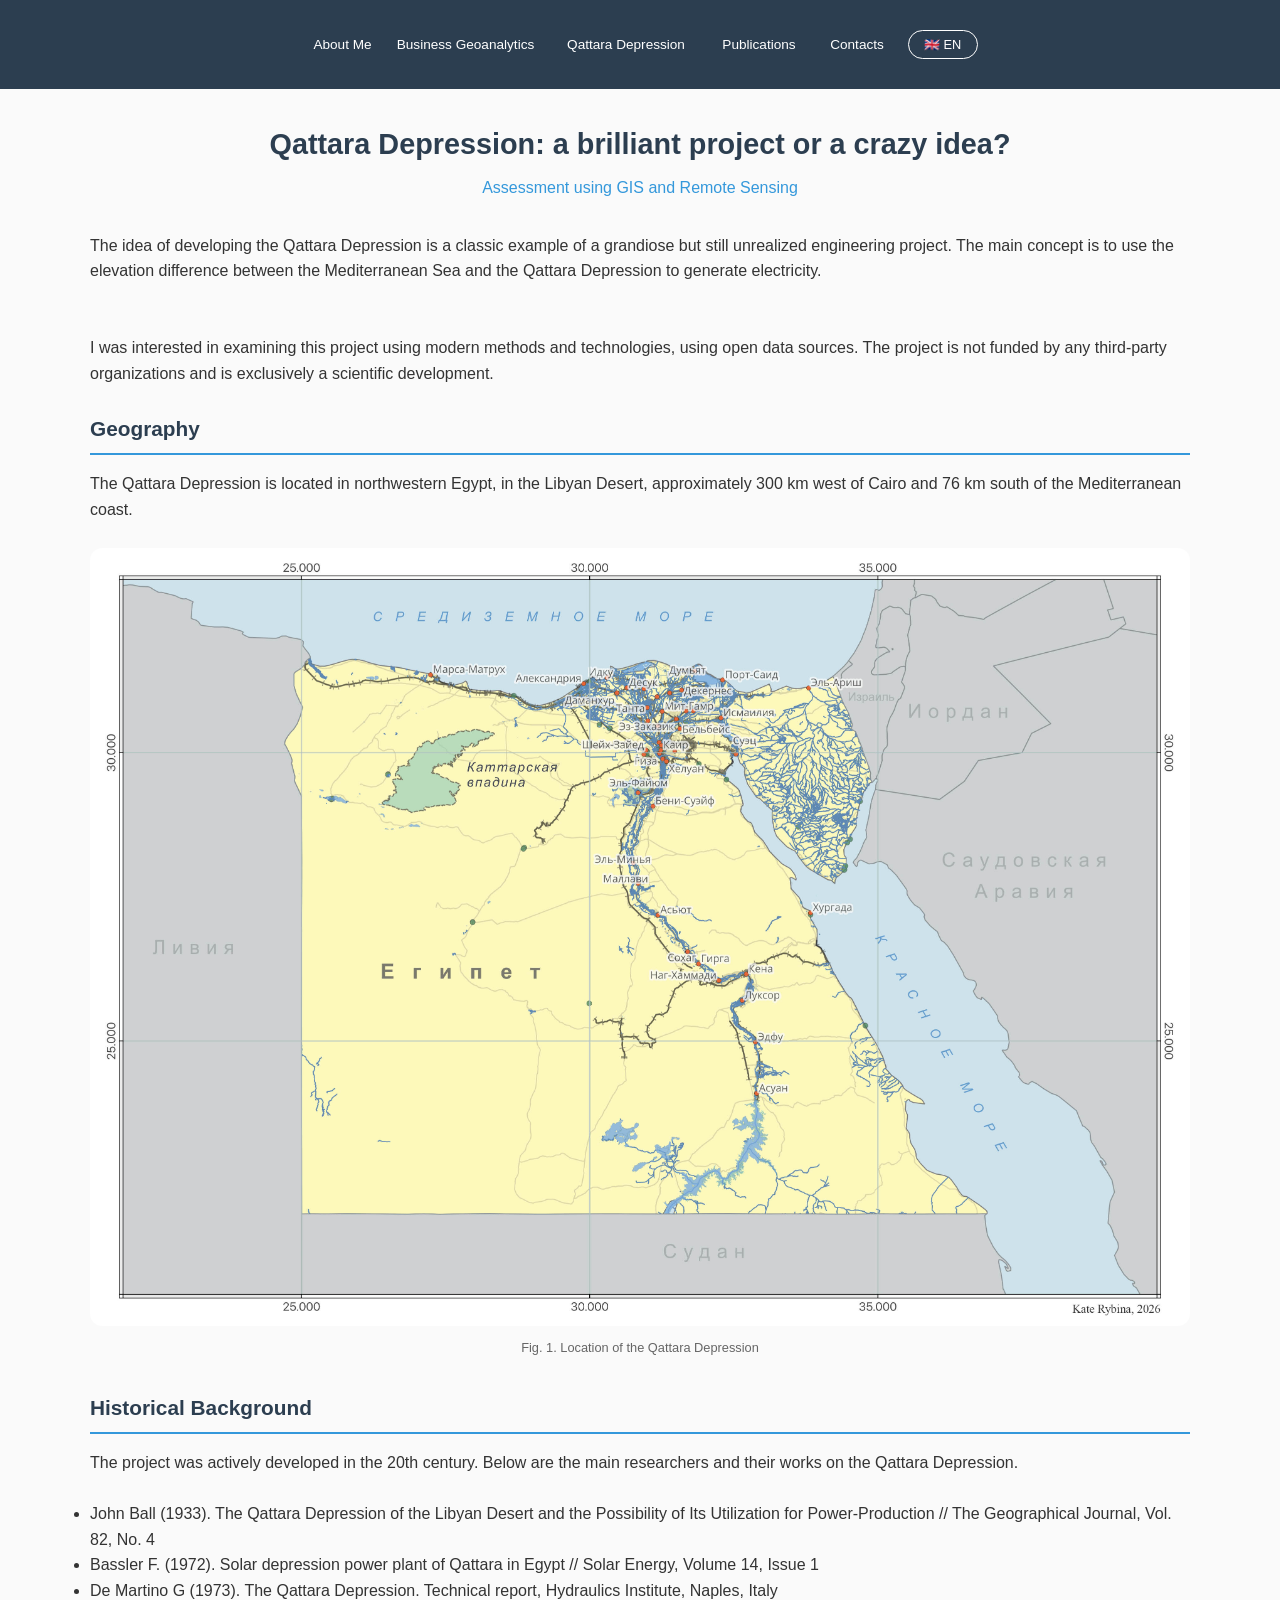
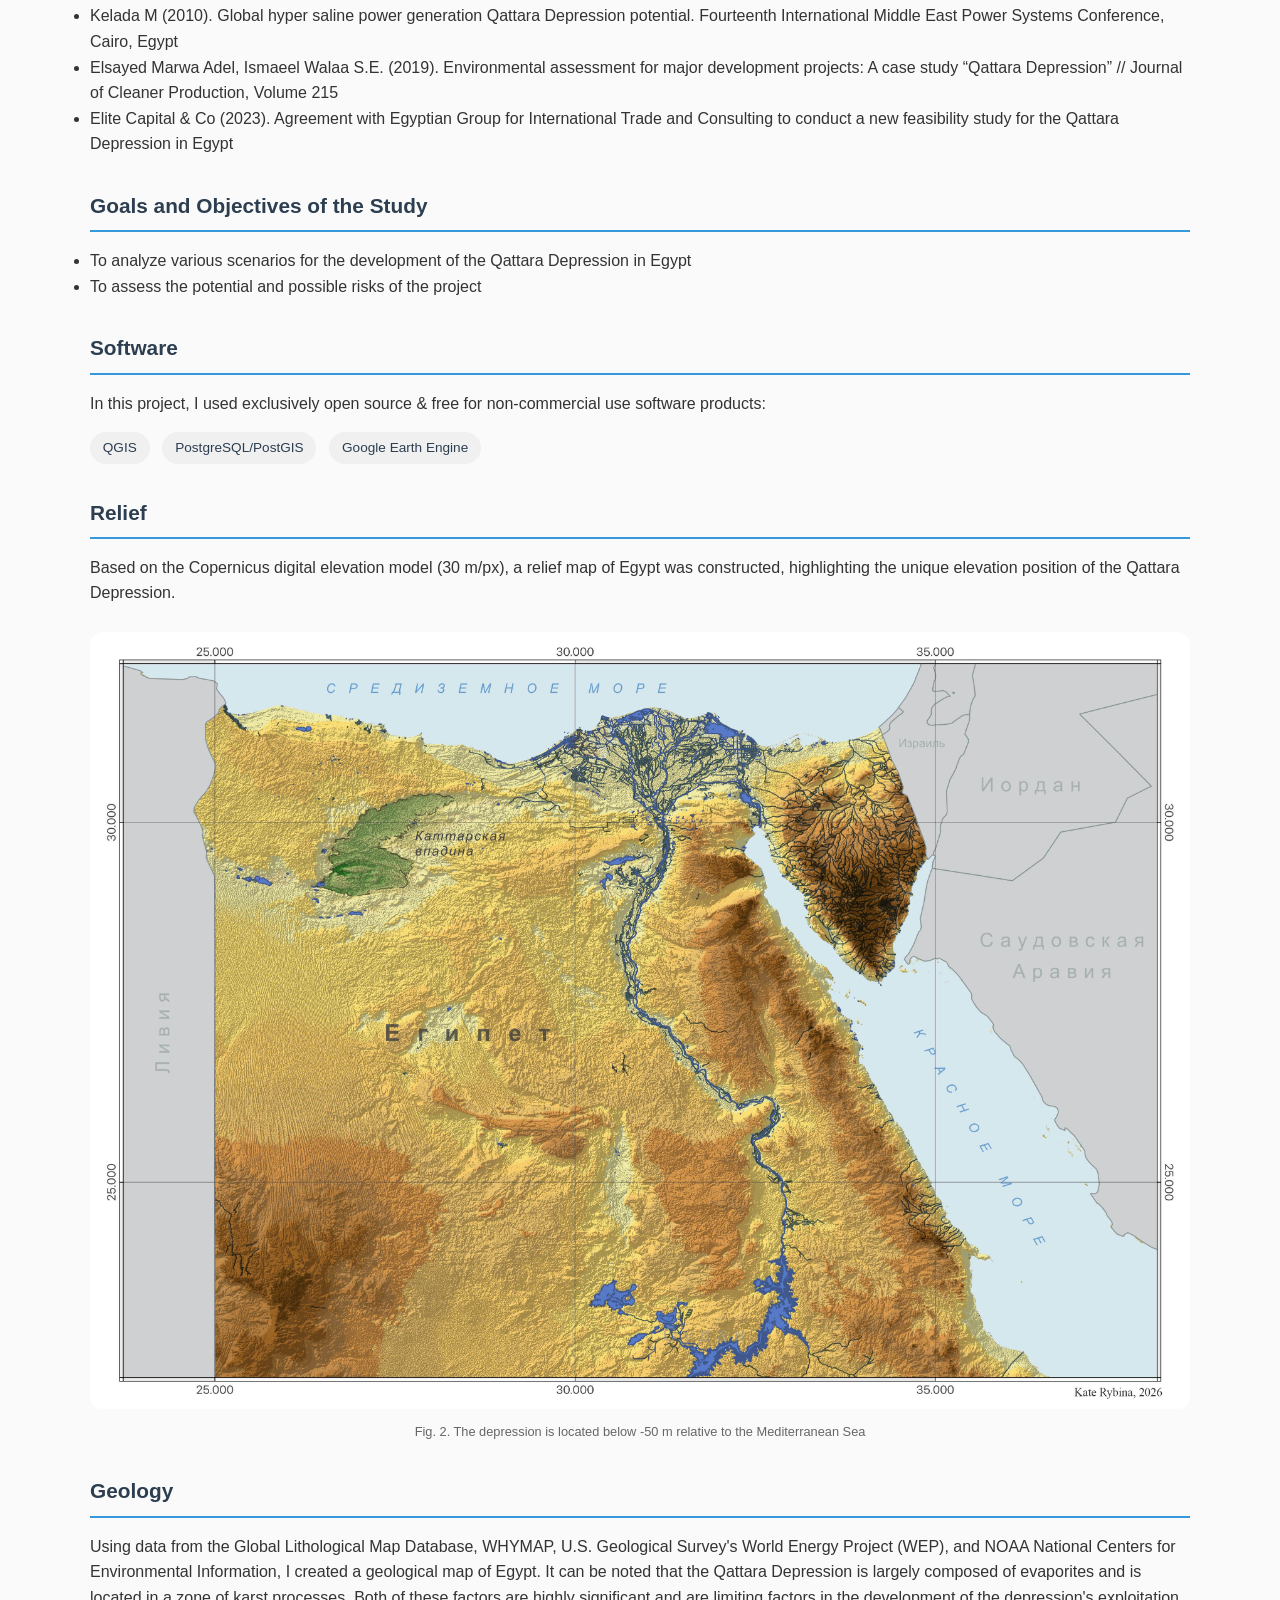
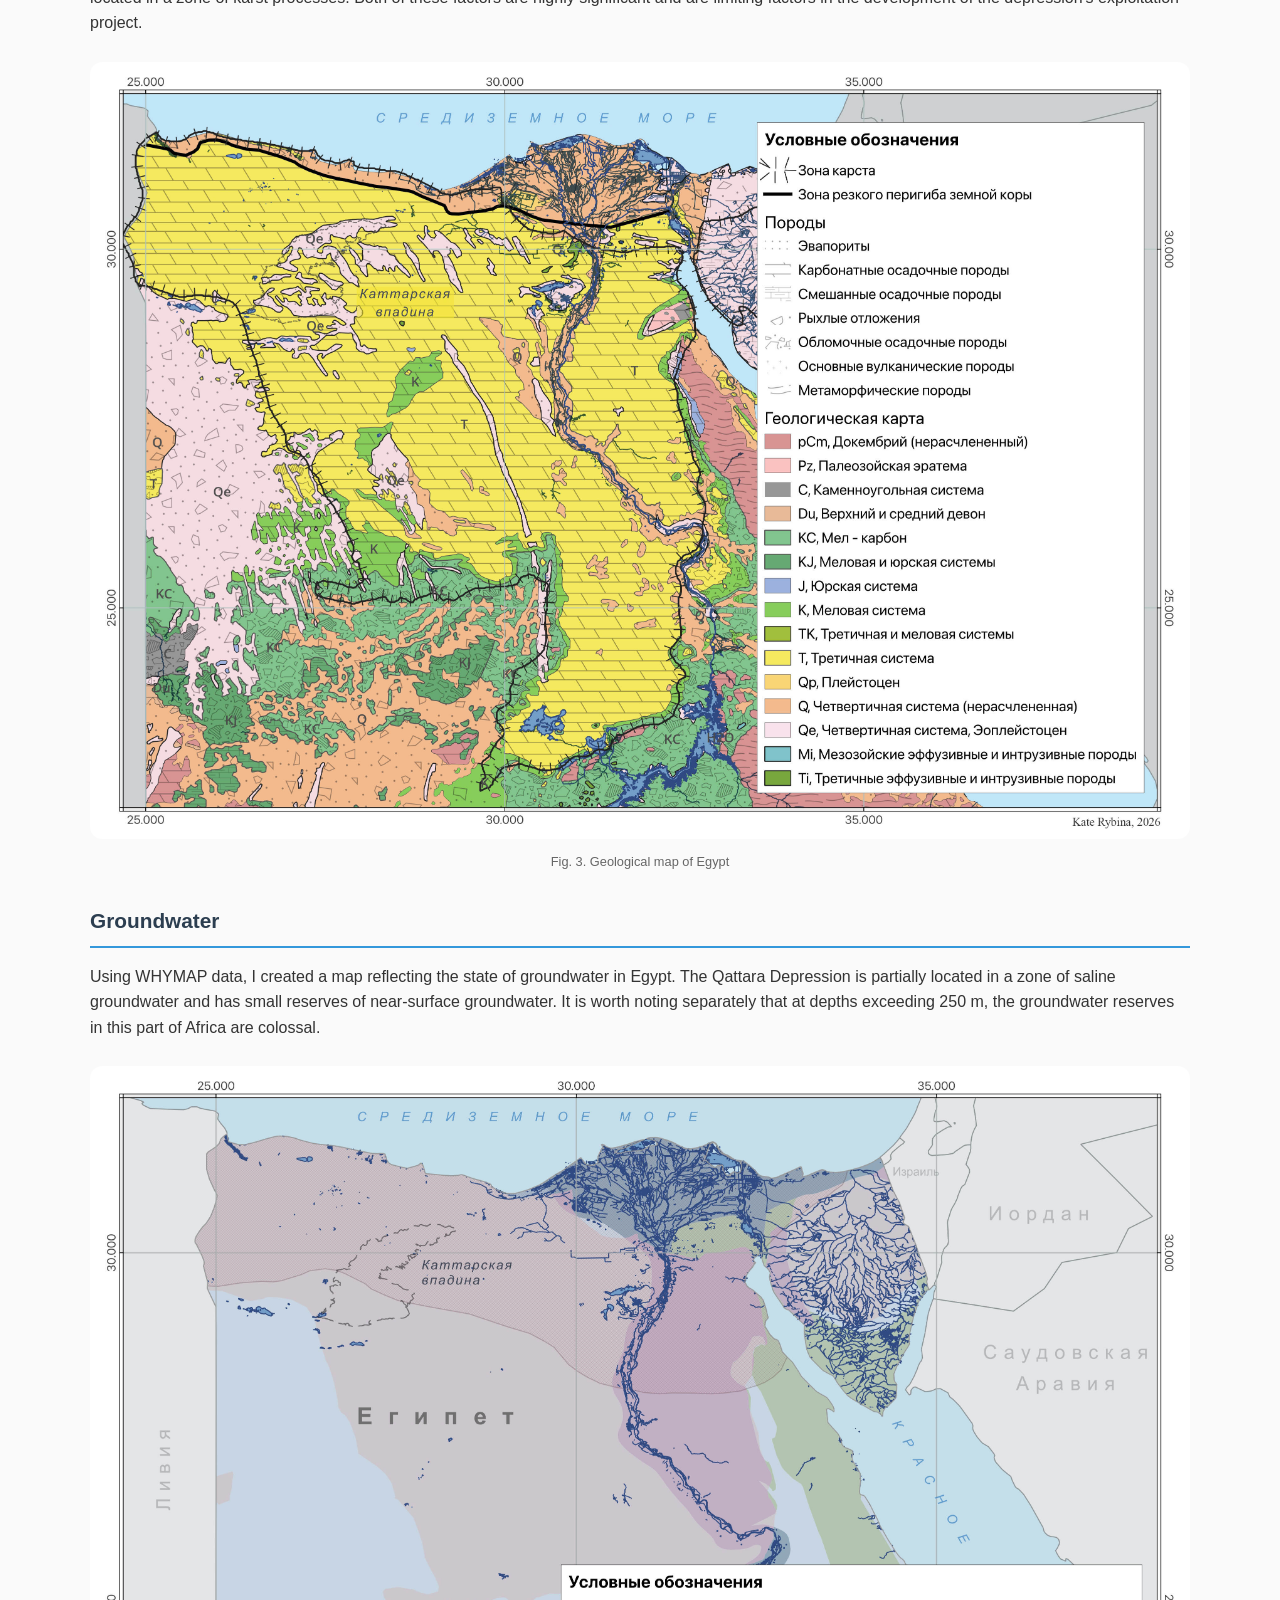
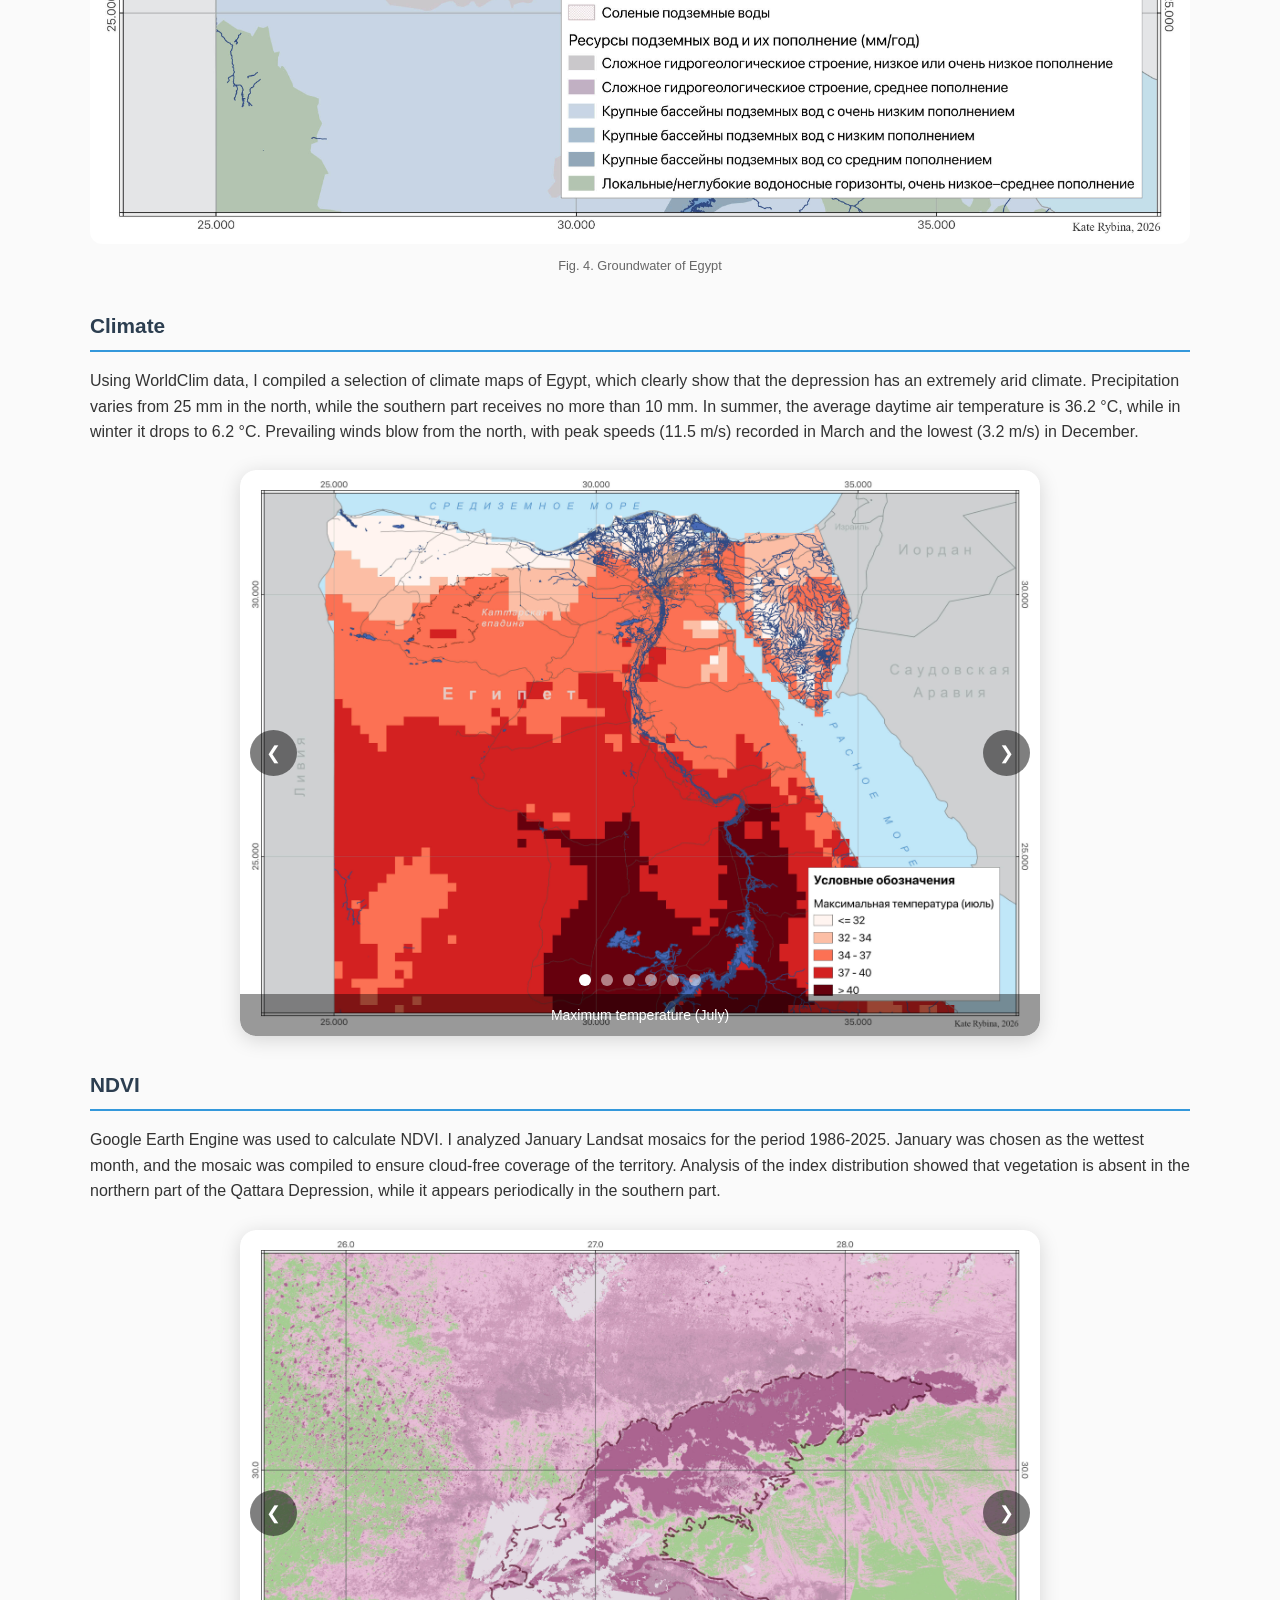
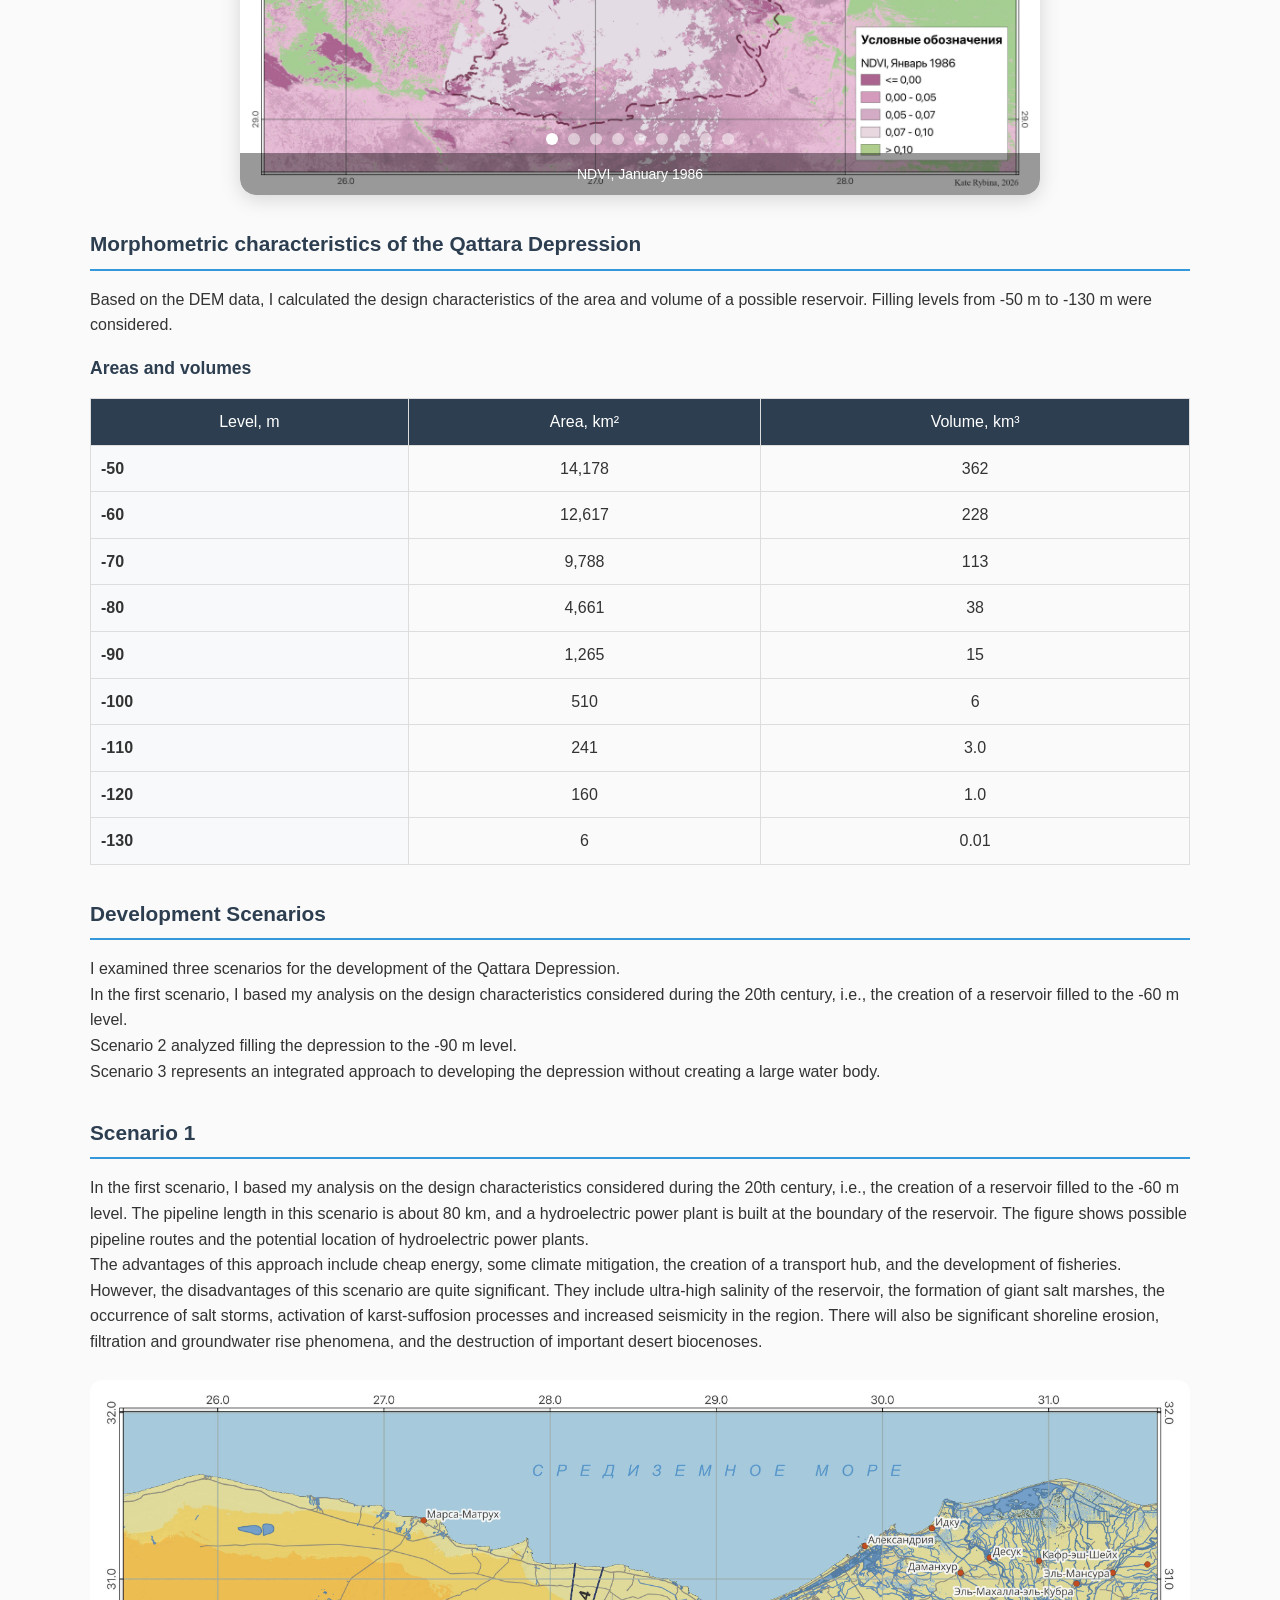
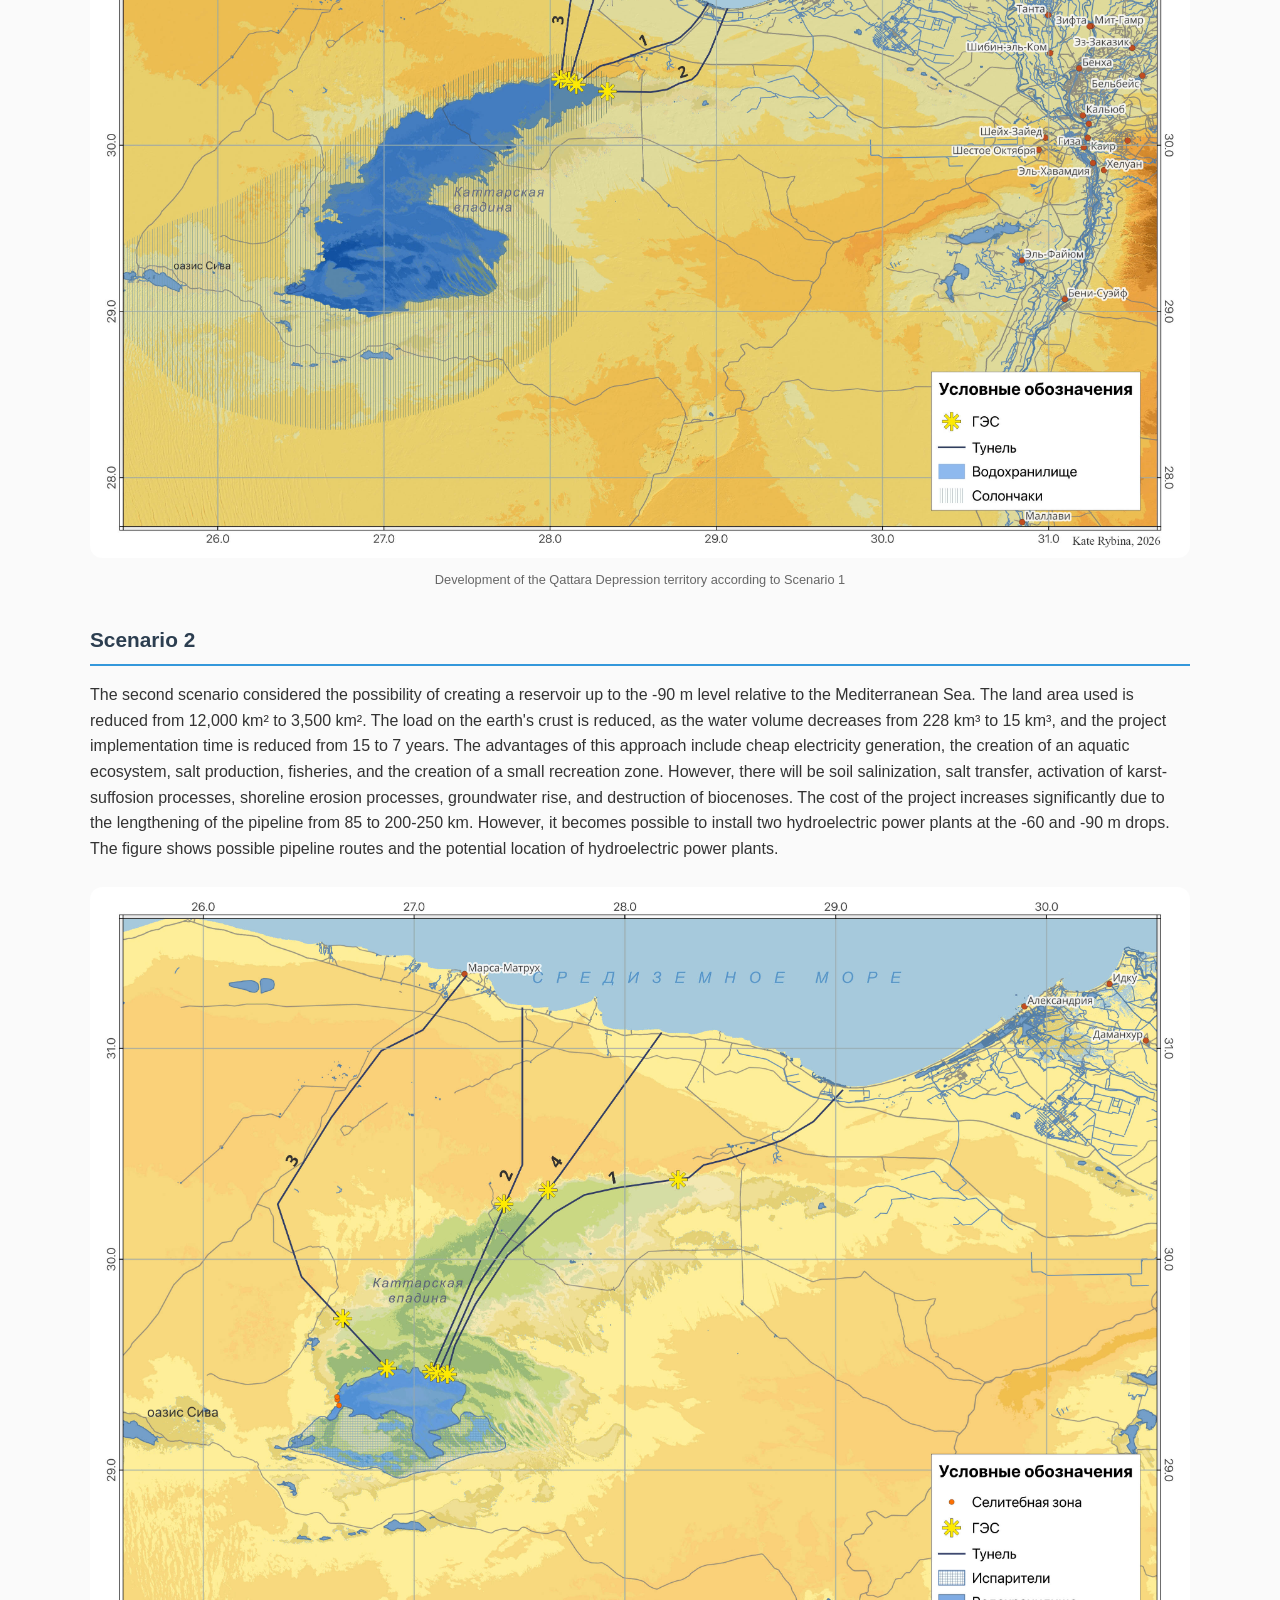
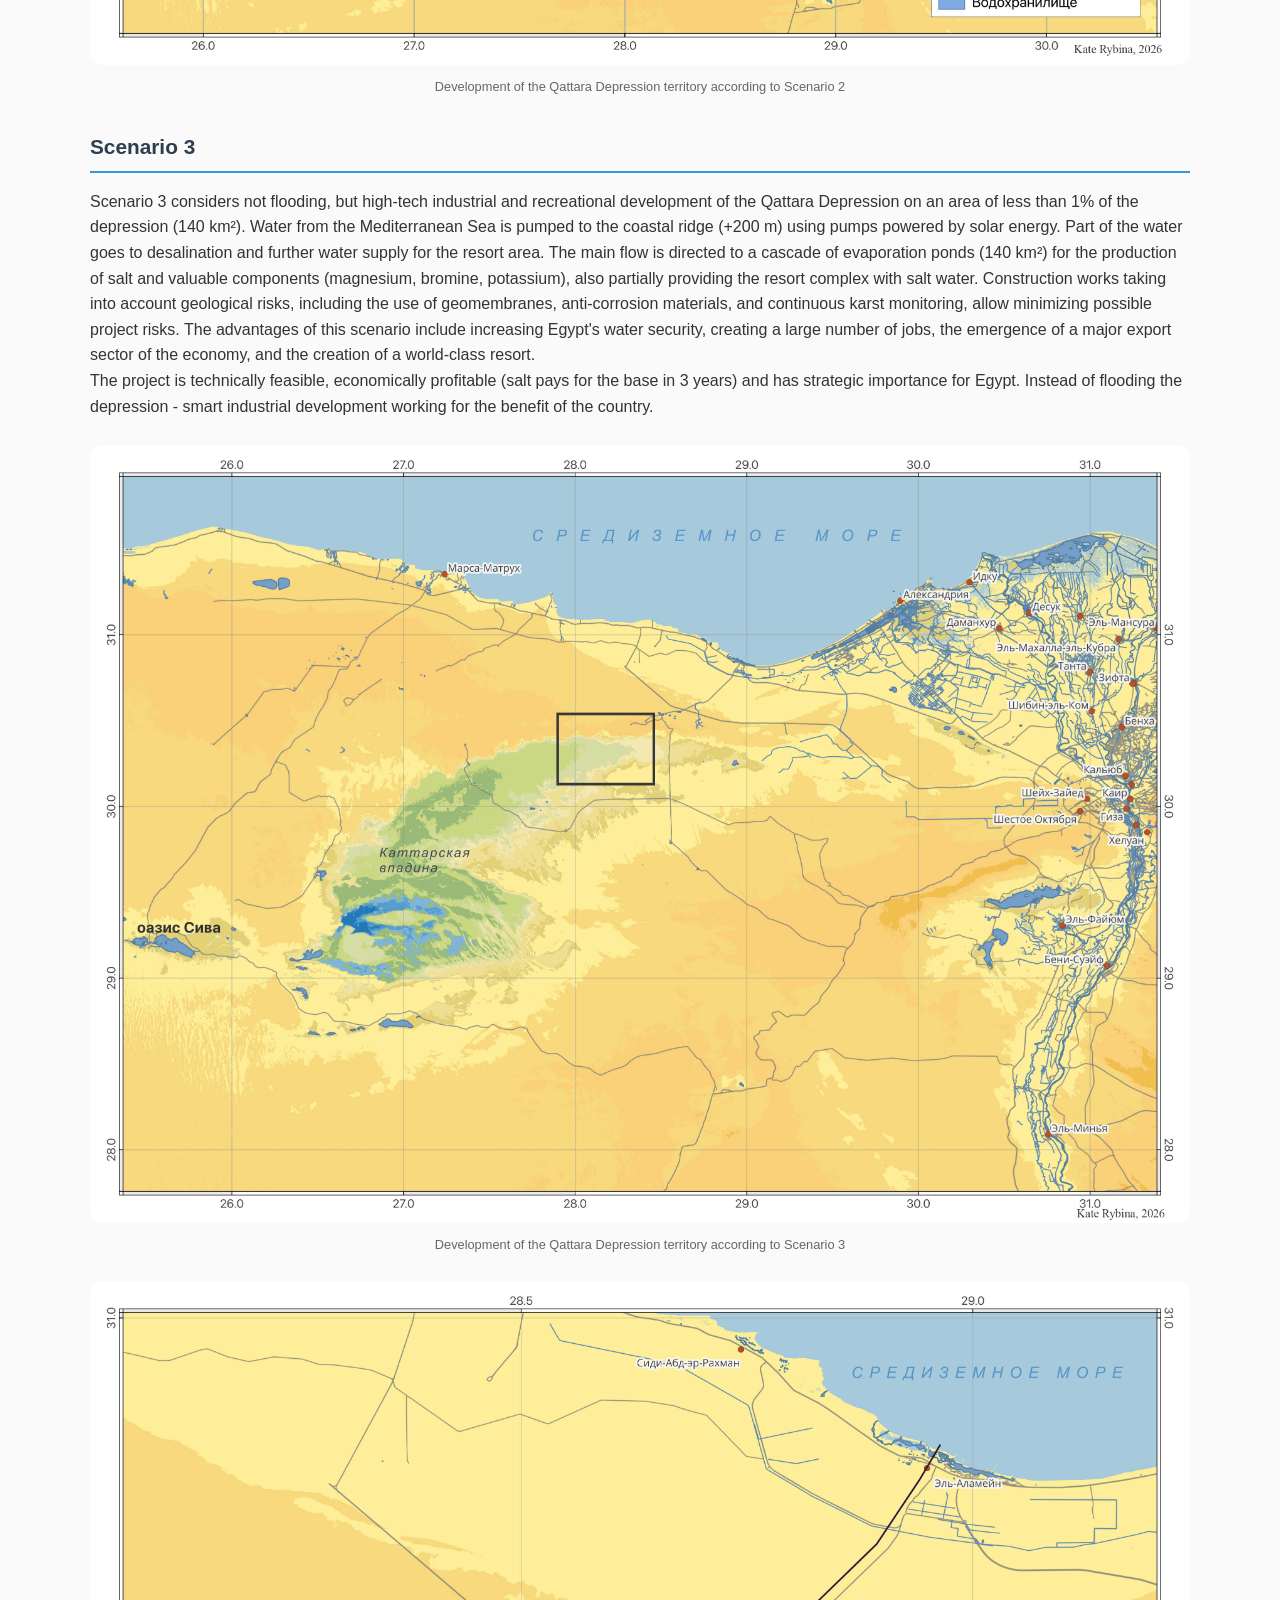
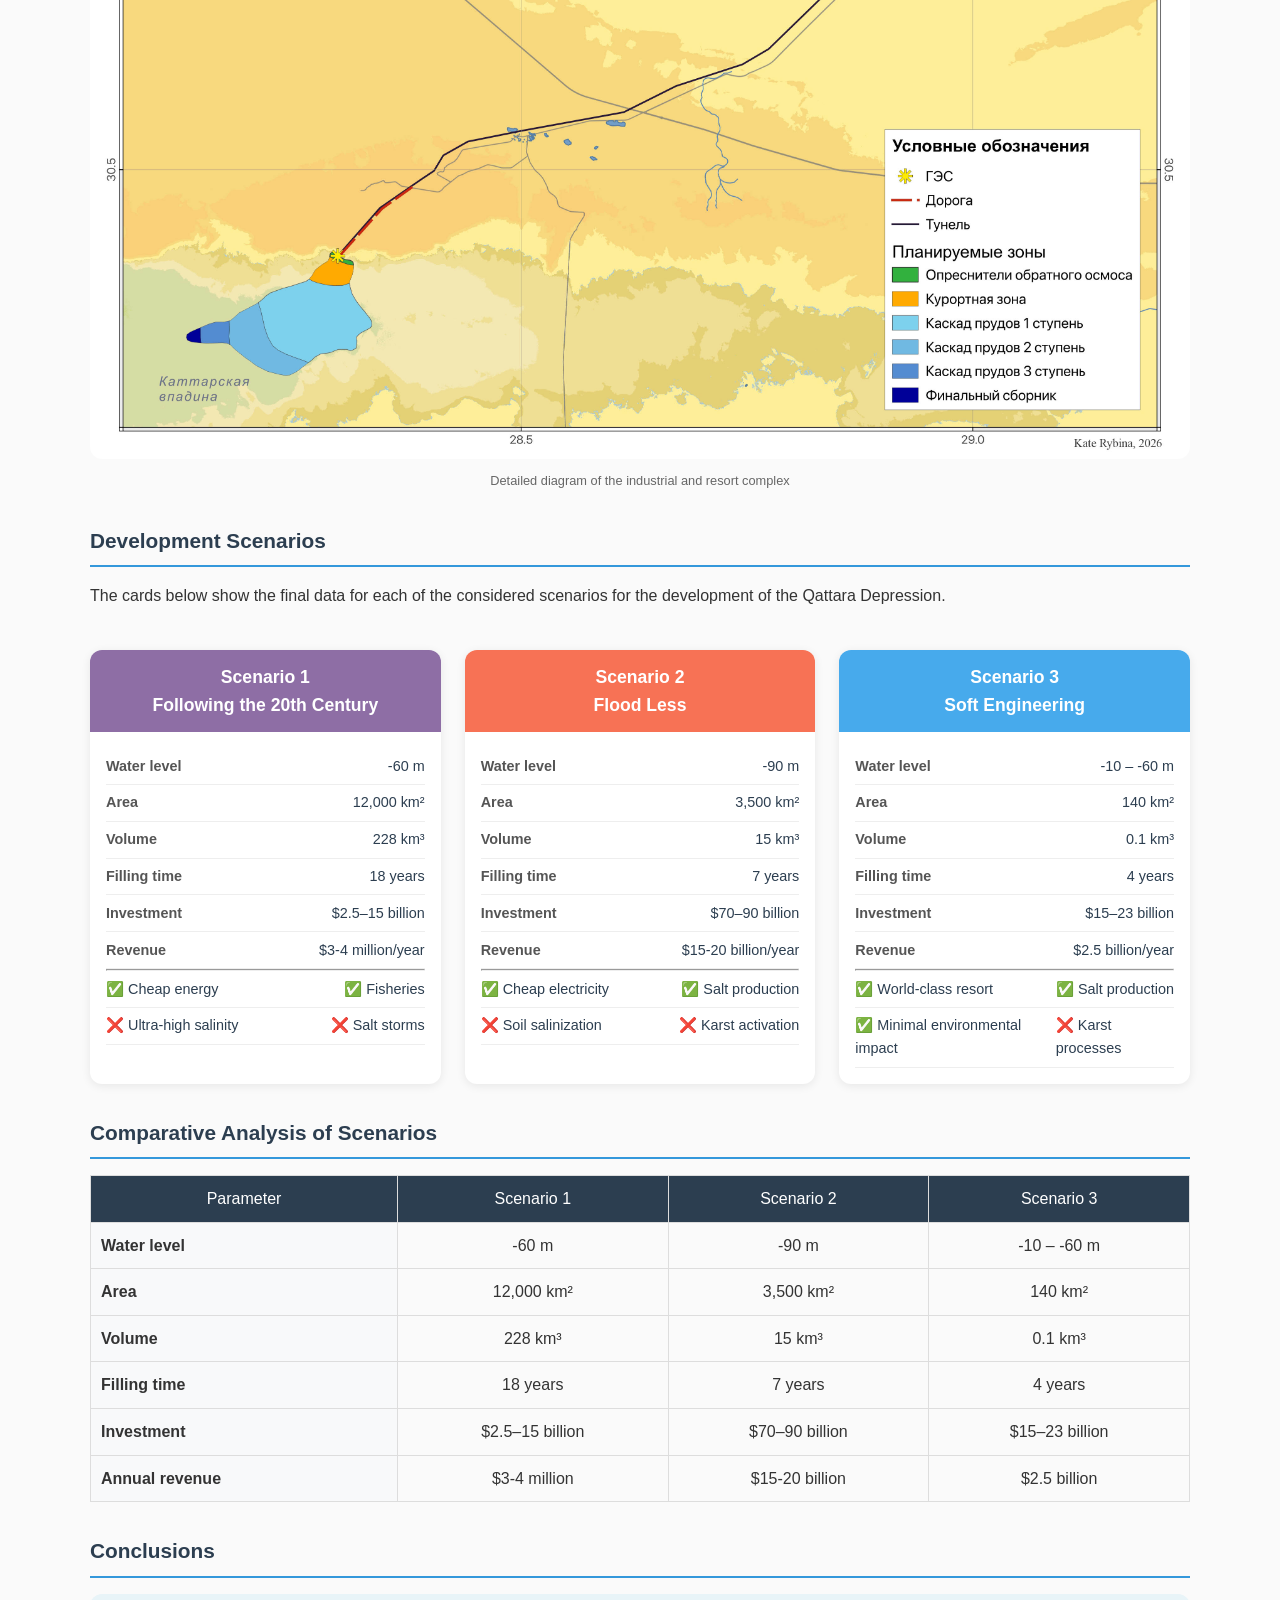
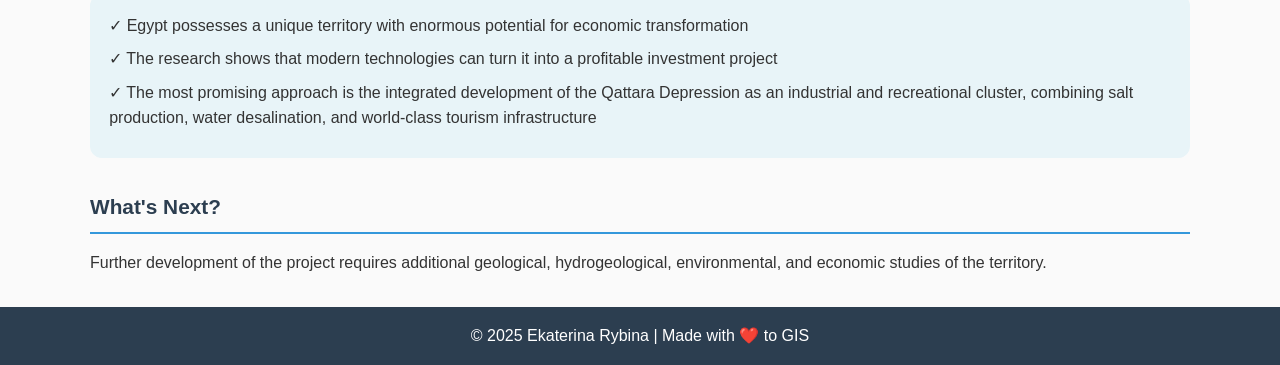
<file: Research/research.html>
<!DOCTYPE html>
<html lang="en">
<head>
    <meta charset="UTF-8">
    <meta name="viewport" content="width=device-width, initial-scale=1.0">
    <title>Qattara Depression | GIS and Remote Sensing Analysis | Ekaterina Rybina</title>
    <link rel="stylesheet" href="/css/style.css">
    <style>
        /* ===== ADDITIONAL STYLES FOR THE PROJECT PAGE ===== */
        .project-container {
            max-width: 1100px;
            margin: 0 auto;
        }
        
        .project-header {
            text-align: center;
            margin-bottom: 2rem;
        }
        
        .project-header h1 {
            font-size: 1.8rem;
            color: #2c3e50;
            margin-bottom: 0.5rem;
        }
        
        .project-header .subtitle {
            font-size: 1rem;
            color: #3498db;
            font-weight: 500;
        }
        
        .project-header .author {
            color: #666;
            margin-top: 1rem;
            font-size: 0.9rem;
        }
        
        .section {
            margin-bottom: 2rem;
        }
        
        .section-title {
            font-size: 1.3rem;
            color: #2c3e50;
            border-bottom: 2px solid #3498db;
            padding-bottom: 0.5rem;
            margin-bottom: 1rem;
        }
        
        .section-subtitle {
            font-size: 1.1rem;
            color: #2c3e50;
            margin: 1rem 0 0.8rem 0;
            font-weight: 600;
        }
        
        .goals-list {
            background: #e8f4f8;
            padding: 1.2rem;
            border-radius: 12px;
            list-style: none;
        }
        
        .goals-list li {
            margin-bottom: 0.5rem;
            padding-left: 1.5rem;
            position: relative;
        }
        
        .goals-list li::before {
            content: "●";
            color: #3498db;
            position: absolute;
            left: 0;
        }
        
        .tech-stack {
            display: flex;
            flex-wrap: wrap;
            gap: 0.8rem;
            margin-top: 1rem;
        }
        
        .tech-item {
            background: #f0f0f0;
            padding: 0.3rem 0.8rem;
            border-radius: 20px;
            font-size: 0.85rem;
            color: #2c3e50;
        }
        
        .data-sources {
            display: grid;
            grid-template-columns: repeat(auto-fill, minmax(250px, 1fr));
            gap: 1rem;
            margin-top: 1rem;
        }
        
        .data-card {
            background: #f8f9fa;
            padding: 0.8rem;
            border-radius: 10px;
            border-left: 3px solid #3498db;
        }
        
        .data-card strong {
            color: #2c3e50;
        }
        
        .scenario-grid {
            display: grid;
            grid-template-columns: repeat(auto-fit, minmax(300px, 1fr));
            gap: 1.5rem;
            margin-top: 1rem;
        }
        
        .scenario-card {
            background: white;
            border-radius: 12px;
            box-shadow: 0 2px 10px rgba(0,0,0,0.08);
            overflow: hidden;
        }
        
        .scenario-header {
            padding: 0.8rem;
            text-align: center;
            font-weight: 700;
            font-size: 1.1rem;
        }
        
        .scenario-header.scenario-1 {
            background: #8e6ea5;
            color: white;
        }
        
        .scenario-header.scenario-2 {
            background: #f77255;
            color: white;
        }
        
        .scenario-header.scenario-3 {
            background: #47aaec;
            color: white;
        }
        
        .scenario-body {
            padding: 1rem;
        }
        
        .scenario-stat {
            display: flex;
            justify-content: space-between;
            padding: 0.4rem 0;
            border-bottom: 1px solid #eee;
            font-size: 0.9rem;
        }
        
        .scenario-stat-label {
            font-weight: 600;
            color: #555;
        }
        
        .scenario-stat-value {
            color: #2c3e50;
        }
        
        .comparison-table {
            width: 100%;
            border-collapse: collapse;
            margin-top: 1rem;
        }
        
        .comparison-table th,
        .comparison-table td {
            border: 1px solid #ddd;
            padding: 10px;
            text-align: center;
            vertical-align: top;
        }
        
        .comparison-table th {
            background: #2c3e50;
            color: white;
            font-weight: 500;
        }
        
        .comparison-table td:first-child {
            font-weight: 600;
            background: #f8f9fa;
            text-align: left;
        }
        
        .conclusion {
            background: #e8f4f8;
            padding: 1.2rem;
            border-radius: 12px;
            margin-top: 1rem;
        }
        
        .conclusion p {
            margin-bottom: 0.5rem;
        }
        
        .contacts {
            background: #f8f9fa;
            padding: 1rem;
            border-radius: 12px;
            text-align: center;
            margin-top: 1rem;
        }
        
        .image-placeholder {
            background: #f0f0f0;
            border: 1px dashed #ccc;
            border-radius: 8px;
            padding: 2rem;
            text-align: center;
            margin: 1rem 0;
            color: #999;
        }
        
        .image-caption {
            font-size: 0.8rem;
            color: #666;
            text-align: center;
            margin-top: 0.3rem;
        }
        
        @media (max-width: 768px) {
            .project-header h1 {
                font-size: 1.3rem;
            }
            
            .scenario-grid {
                grid-template-columns: 1fr;
            }
            
            .comparison-table {
                font-size: 0.75rem;
            }
            
            .comparison-table th,
            .comparison-table td {
                padding: 5px;
            }
        }
    </style>
</head>
<body>
    <header></header>

    <main>
        <div class="project-container">
            <div class="project-header">
                <h1>Qattara Depression: a brilliant project or a crazy idea?</h1>
                <div class="subtitle">Assessment using GIS and Remote Sensing</div>
            </div>

            <!-- Introduction -->
            <div class="section">

<p>The idea of developing the Qattara Depression is a classic example of a grandiose but still unrealized engineering project. The main concept is to use the elevation difference between the Mediterranean Sea and the Qattara Depression to generate electricity.</p>
                         <br>
                                      <br>
                <p>I was interested in examining this project using modern methods and technologies, using open data sources. The project is not funded by any third-party organizations and is exclusively a scientific development.</p>
             <br>

                <h2 class="section-title">Geography</h2>
                <p>The Qattara Depression is located in northwestern Egypt, in the Libyan Desert, approximately 300 km west of Cairo and 76 km south of the Mediterranean coast.</p>
                 <br>
                <img src="/assets/images/Geography.jpg" alt="Map of the Qattara Depression" style="width: 100%; border-radius: 12px;">
                <div class="image-caption">Fig. 1. Location of the Qattara Depression</div>
            </div>

            <!-- Literature -->
            <div class="section">


                <h2 class="section-title">Historical Background</h2>
                  <p>The project was actively developed in the 20th century. Below are the main researchers and their works on the Qattara Depression.</p>
                   <br>
                <ul>
                    <li>John Ball (1933). The Qattara Depression of the Libyan Desert and the Possibility of Its Utilization for Power-Production // The Geographical Journal, Vol. 82, No. 4</li>
                    <li>Bassler F. (1972). Solar depression power plant of Qattara in Egypt // Solar Energy, Volume 14, Issue 1</li>
                    <li>De Martino G (1973). The Qattara Depression. Technical report, Hydraulics Institute, Naples, Italy</li>
                    <li>Kelada M (2010). Global hyper saline power generation Qattara Depression potential. Fourteenth International Middle East Power Systems Conference, Cairo, Egypt</li>
                    <li>Elsayed Marwa Adel, Ismaeel Walaa S.E. (2019). Environmental assessment for major development projects: A case study “Qattara Depression” // Journal of Cleaner Production, Volume 215</li>
                    <li>Elite Capital & Co (2023). Agreement with Egyptian Group for International Trade and Consulting to conduct a new feasibility study for the Qattara Depression in Egypt</li>
                </ul>
            </div>

            <!-- Goals and Objectives -->
            <div class="section">
                <h2 class="section-title">Goals and Objectives of the Study</h2>
                <ul>
                    <li>To analyze various scenarios for the development of the Qattara Depression in Egypt</li>
                    <li>To assess the potential and possible risks of the project</li>
                </ul>
            </div>

            <!-- Software -->
            <div class="section">
                <h2 class="section-title">Software</h2>
                <p>In this project, I used exclusively open source & free for non-commercial use software products:</p>

                <div class="tech-stack">
                    <span class="tech-item">QGIS</span>
                    <span class="tech-item">PostgreSQL/PostGIS</span>
                    <span class="tech-item">Google Earth Engine</span>
                </div>
            </div>

            <!-- DEM -->
            <div class="section">
                <h2 class="section-title">Relief</h2>
                <p>Based on the Copernicus digital elevation model (30 m/px), a relief map of Egypt was constructed, highlighting the unique elevation position of the Qattara Depression.</p>
                 <br>
                <img src="/assets/images/dem.jpg" alt="Relief map of Egypt" style="width: 100%; border-radius: 12px;">
                <div class="image-caption">Fig. 2. The depression is located below -50 m relative to the Mediterranean Sea</div>
            </div>

            <!-- Geology -->
            <div class="section">
                <h2 class="section-title">Geology</h2>
                <p>Using data from the Global Lithological Map Database, WHYMAP, U.S. Geological Survey's World Energy Project (WEP), and NOAA National Centers for Environmental Information, I created a geological map of Egypt. It can be noted that the Qattara Depression is largely composed of evaporites and is located in a zone of karst processes. Both of these factors are highly significant and are limiting factors in the development of the depression's exploitation project.</p>
                 <br>
                <img src="/assets/images/Geology.jpg" alt="Geological map of Egypt" style="width: 100%; border-radius: 12px;">
                <div class="image-caption">Fig. 3. Geological map of Egypt</div>
            </div>

            <!-- Groundwater -->
            <div class="section">
                <h2 class="section-title">Groundwater</h2>
                <p>Using WHYMAP data, I created a map reflecting the state of groundwater in Egypt. The Qattara Depression is partially located in a zone of saline groundwater and has small reserves of near-surface groundwater. It is worth noting separately that at depths exceeding 250 m, the groundwater reserves in this part of Africa are colossal.</p>
                 <br>
                <img src="/assets/images/Groundwater.jpg" alt="Groundwater of Egypt" style="width: 100%; border-radius: 12px;">
                <div class="image-caption">Fig. 4. Groundwater of Egypt</div>
            </div>

            <!-- Climate -->
            <div class="section">
                <h2 class="section-title">Climate</h2>
                <p>Using WorldClim data, I compiled a selection of climate maps of Egypt, which clearly show that the depression has an extremely arid climate. Precipitation varies from 25 mm in the north, while the southern part receives no more than 10 mm. In summer, the average daytime air temperature is 36.2 °C, while in winter it drops to 6.2 °C. Prevailing winds blow from the north, with peak speeds (11.5 m/s) recorded in March and the lowest (3.2 m/s) in December.</p>
                 <br>
                <!-- Image Slider 1 -->
                <div class="slider-container">
                    <div class="slider-wrapper">
                        <div class="slider" id="imageSlider">
                            <div class="slide">
                                <img src="/assets/images/temp_max.jpg" alt="Maximum temperature">
                                <div class="slide-caption">Maximum temperature (July)</div>
                            </div>
                            <div class="slide">
                                <img src="/assets/images/temp_min.jpg" alt="Minimum temperature">
                                <div class="slide-caption">Minimum temperature (January)</div>
                            </div>
                            <div class="slide">
                                <img src="/assets/images/precipitation.jpg" alt="Precipitation">
                                <div class="slide-caption">Precipitation</div>
                            </div>
                            <div class="slide">
                                <img src="/assets/images/Watervaporpressure.jpg" alt="Water vapor pressure">
                                <div class="slide-caption">Water vapor pressure</div>
                            </div>
                            <div class="slide">
                                <img src="/assets/images/sun_radiation.jpg" alt="Solar radiation">
                                <div class="slide-caption">Solar radiation</div>
                            </div>
                            <div class="slide">
                                <img src="/assets/images/wind_speed.jpg" alt="Wind speed">
                                <div class="slide-caption">Wind speed</div>
                            </div>
                        </div>
                    </div>
                    
                    <!-- Navigation buttons for the first slider -->
                    <button class="slider-btn prev-btn" id="prevBtn">❮</button>
                    <button class="slider-btn next-btn" id="nextBtn">❯</button>
                    
                    <!-- Indicators for the first slider -->
                    <div class="slider-dots" id="sliderDots"></div>
                </div>
            </div>

            <!-- NDVI -->
            <div class="section">
                <h2 class="section-title">NDVI</h2>
                <p>Google Earth Engine was used to calculate NDVI. I analyzed January Landsat mosaics for the period 1986-2025. January was chosen as the wettest month, and the mosaic was compiled to ensure cloud-free coverage of the territory. Analysis of the index distribution showed that vegetation is absent in the northern part of the Qattara Depression, while it appears periodically in the southern part.</p>
                 <br>
                <!-- Image Slider 2 -->
                <div class="slider-container">
                    <div class="slider-wrapper">
                        <div class="slider" id="imageSlider2">
                            <div class="slide">
                                <img src="/assets/images/ndvi1986.jpg" alt="NDVI, 1986">
                                <div class="slide-caption">NDVI, January 1986</div>
                            </div>
                            <div class="slide">
                                <img src="/assets/images/ndvi1990.jpg" alt="NDVI, 1990">
                                <div class="slide-caption">NDVI, January 1990</div>
                            </div>
                            <div class="slide">
                                <img src="/assets/images/ndvi2000.jpg" alt="NDVI, 2000">
                                <div class="slide-caption">NDVI, January 2000</div>
                            </div>
                            <div class="slide">
                                <img src="/assets/images/ndvi2005.jpg" alt="NDVI, 2005">
                                <div class="slide-caption">NDVI, January 2005</div>
                            </div>
                            <div class="slide">
                                <img src="/assets/images/ndvi2010.jpg" alt="NDVI, 2010">
                                <div class="slide-caption">NDVI, January 2010</div>
                            </div>
                            <div class="slide">
                                <img src="/assets/images/ndvi2015.jpg" alt="NDVI, 2015">
                                <div class="slide-caption">NDVI, January 2015</div>
                            </div>
                            <div class="slide">
                                <img src="/assets/images/ndvi2020.jpg" alt="NDVI, 2020">
                                <div class="slide-caption">NDVI, January 2020</div>
                            </div>
                            <div class="slide">
                                <img src="/assets/images/ndvi2022.jpg" alt="NDVI, 2022">
                                <div class="slide-caption">NDVI, January 2022</div>
                            </div>
                            <div class="slide">
                                <img src="/assets/images/ndvi2025.jpg" alt="NDVI, 2025">
                                <div class="slide-caption">NDVI, January 2025</div>
                            </div>
                        </div>
                    </div>
                    
                    <!-- Navigation buttons for the second slider -->
                    <button class="slider-btn prev-btn" id="prevBtn2">❮</button>
                    <button class="slider-btn next-btn" id="nextBtn2">❯</button>
                    
                    <!-- Indicators for the second slider -->
                    <div class="slider-dots" id="sliderDots2"></div>
                </div>
            </div>



            <!-- Morphometric characteristics -->
            <div class="section">
                <h2 class="section-title">Morphometric characteristics of the Qattara Depression</h2>
                <p>Based on the DEM data, I calculated the design characteristics of the area and volume of a possible reservoir. Filling levels from -50 m to -130 m were considered.</p>

                <div class="section-subtitle">Areas and volumes</div>
                <table class="comparison-table">
                    <thead>
                        <tr><th>Level, m</th><th>Area, km²</th><th>Volume, km³</th></tr>
                    </thead>
                    <tbody>
                        <tr><td>-50</th><td>14,178</td><td>362</td></tr>
                        <tr><td>-60</th><td>12,617</td><td>228</td></tr>
                        <tr><td>-70</th><td>9,788</td><td>113</td></tr>
                        <tr><td>-80</th><td>4,661</td><td>38</td></tr>
                        <tr><td>-90</th><td>1,265</td><td>15</td></tr>
                        <tr><td>-100</th><td>510</td><td>6</td></tr>
                        <tr><td>-110</th><td>241</td><td>3.0</td></tr>
                        <tr><td>-120</th><td>160</td><td>1.0</td></tr>
                        <tr><td>-130</th><td>6</td><td>0.01</td></tr>
                    </tbody>
                </table>
            </div>

        <div class="section">
                <h2 class="section-title">Development Scenarios</h2>
                <p>I examined three scenarios for the development of the Qattara Depression.
                      <br>
                      In the first scenario, I based my analysis on the design characteristics considered during the 20th century, i.e., the creation of a reservoir filled to the -60 m level.
                      <br>
                      Scenario 2 analyzed filling the depression to the -90 m level.
                        <br>
                    Scenario 3 represents an integrated approach to developing the depression without creating a large water body.
                </p>
                
                
            </div>


            
              <!-- Scenario 1 -->
            <div class="section">
                <h2 class="section-title">Scenario 1</h2>
                <p>In the first scenario, I based my analysis on the design characteristics considered during the 20th century, i.e., the creation of a reservoir filled to the -60 m level. The pipeline length in this scenario is about 80 km, and a hydroelectric power plant is built at the boundary of the reservoir. The figure shows possible pipeline routes and the potential location of hydroelectric power plants.</p>
                <p>The advantages of this approach include cheap energy, some climate mitigation, the creation of a transport hub, and the development of fisheries.</p>
                <p>However, the disadvantages of this scenario are quite significant. They include ultra-high salinity of the reservoir, the formation of giant salt marshes, the occurrence of salt storms, activation of karst-suffosion processes and increased seismicity in the region. There will also be significant shoreline erosion, filtration and groundwater rise phenomena, and the destruction of important desert biocenoses.</p>               
                
                 <br>
                <img src="/assets/images/scenario_a.jpg" alt="Groundwater of Egypt" style="width: 100%; border-radius: 12px;">
                <div class="image-caption">Development of the Qattara Depression territory according to Scenario 1</div>
            </div>

        <!-- Scenario 2 -->
            <div class="section">
                <h2 class="section-title">Scenario 2</h2>
                <p>The second scenario considered the possibility of creating a reservoir up to the -90 m level relative to the Mediterranean Sea. The land area used is reduced from 12,000 km² to 3,500 km². The load on the earth's crust is reduced, as the water volume decreases from 228 km³ to 15 km³, and the project implementation time is reduced from 15 to 7 years. The advantages of this approach include cheap electricity generation, the creation of an aquatic ecosystem, salt production, fisheries, and the creation of a small recreation zone. However, there will be soil salinization, salt transfer, activation of karst-suffosion processes, shoreline erosion processes, groundwater rise, and destruction of biocenoses. The cost of the project increases significantly due to the lengthening of the pipeline from 85 to 200-250 km. However, it becomes possible to install two hydroelectric power plants at the -60 and -90 m drops. The figure shows possible pipeline routes and the potential location of hydroelectric power plants.</p>               
                
                 <br>
                <img src="/assets/images/scenario_b.jpg" alt="Scenario 2" style="width: 100%; border-radius: 12px;">
                <div class="image-caption">Development of the Qattara Depression territory according to Scenario 2</div>
            </div>

            <!-- Scenario 3 -->
                        <div class="section">
                            <h2 class="section-title">Scenario 3</h2>
                            <p>Scenario 3 considers not flooding, but high-tech industrial and recreational development of the Qattara Depression on an area of less than 1% of the depression (140 km²). Water from the Mediterranean Sea is pumped to the coastal ridge (+200 m) using pumps powered by solar energy. Part of the water goes to desalination and further water supply for the resort area. The main flow is directed to a cascade of evaporation ponds (140 km²) for the production of salt and valuable components (magnesium, bromine, potassium), also partially providing the resort complex with salt water. Construction works taking into account geological risks, including the use of geomembranes, anti-corrosion materials, and continuous karst monitoring, allow minimizing possible project risks. The advantages of this scenario include increasing Egypt's water security, creating a large number of jobs, the emergence of a major export sector of the economy, and the creation of a world-class resort.</p>

<p>The project is technically feasible, economically profitable (salt pays for the base in 3 years) and has strategic importance for Egypt. Instead of flooding the depression - smart industrial development working for the benefit of the country.</p>               
                             <br>
                            
                            <img src="/assets/images/scenario_c.jpg" alt="Scenario 3" style="width: 100%; border-radius: 12px;">
                            <div class="image-caption">Development of the Qattara Depression territory according to Scenario 3</div>
 <br>
                            <img src="/assets/images/scenario_c_big.jpg" alt="Scenario 3" style="width: 100%; border-radius: 12px;">
                            <div class="image-caption">Detailed diagram of the industrial and resort complex</div>
                        </div>


            <!-- Development Scenarios -->
            <div class="section">
                <h2 class="section-title">Development Scenarios</h2>

            <p>The cards below show the final data for each of the considered scenarios for the development of the Qattara Depression.</p>
            <br>
                <div class="scenario-grid">
                    <!-- Scenario 1 -->
                    <div class="scenario-card">
                        <div class="scenario-header scenario-1">Scenario 1<br>Following the 20th Century</div>
                        <div class="scenario-body">
                            <div class="scenario-stat"><span class="scenario-stat-label">Water level</span><span class="scenario-stat-value">-60 m</span></div>
                            <div class="scenario-stat"><span class="scenario-stat-label">Area</span><span class="scenario-stat-value">12,000 km²</span></div>
                            <div class="scenario-stat"><span class="scenario-stat-label">Volume</span><span class="scenario-stat-value">228 km³</span></div>
                            <div class="scenario-stat"><span class="scenario-stat-label">Filling time</span><span class="scenario-stat-value">18 years</span></div>
                            <div class="scenario-stat"><span class="scenario-stat-label">Investment</span><span class="scenario-stat-value">$2.5–15 billion</span></div>
                            <div class="scenario-stat"><span class="scenario-stat-label">Revenue</span><span class="scenario-stat-value">$3-4 million/year</span></div>
                            <hr>
                            <div class="scenario-stat"><span class="scenario-stat-value">✅ Cheap energy</span><span class="scenario-stat-value">✅ Fisheries</span></div>
                            <div class="scenario-stat"><span class="scenario-stat-value">❌ Ultra-high salinity</span><span class="scenario-stat-value">❌ Salt storms</span></div>
                        </div>
                    </div>
                    
                    <!-- Scenario 2 -->
                    <div class="scenario-card">
                        <div class="scenario-header scenario-2">Scenario 2<br>Flood Less</div>
                        <div class="scenario-body">
                            <div class="scenario-stat"><span class="scenario-stat-label">Water level</span><span class="scenario-stat-value">-90 m</span></div>
                            <div class="scenario-stat"><span class="scenario-stat-label">Area</span><span class="scenario-stat-value">3,500 km²</span></div>
                            <div class="scenario-stat"><span class="scenario-stat-label">Volume</span><span class="scenario-stat-value">15 km³</span></div>
                            <div class="scenario-stat"><span class="scenario-stat-label">Filling time</span><span class="scenario-stat-value">7 years</span></div>
                            <div class="scenario-stat"><span class="scenario-stat-label">Investment</span><span class="scenario-stat-value">$70–90 billion</span></div>
                            <div class="scenario-stat"><span class="scenario-stat-label">Revenue</span><span class="scenario-stat-value">$15-20 billion/year</span></div>
                            <hr>
                            <div class="scenario-stat"><span class="scenario-stat-value">✅ Cheap electricity</span><span class="scenario-stat-value">✅ Salt production</span></div>
                            <div class="scenario-stat"><span class="scenario-stat-value">❌ Soil salinization</span><span class="scenario-stat-value">❌ Karst activation</span></div>
                        </div>
                    </div>
                    
                    <!-- Scenario 3 -->
                    <div class="scenario-card">
                        <div class="scenario-header scenario-3">Scenario 3<br>Soft Engineering</div>
                        <div class="scenario-body">
                            <div class="scenario-stat"><span class="scenario-stat-label">Water level</span><span class="scenario-stat-value">-10 – -60 m</span></div>
                            <div class="scenario-stat"><span class="scenario-stat-label">Area</span><span class="scenario-stat-value">140 km²</span></div>
                            <div class="scenario-stat"><span class="scenario-stat-label">Volume</span><span class="scenario-stat-value">0.1 km³</span></div>
                            <div class="scenario-stat"><span class="scenario-stat-label">Filling time</span><span class="scenario-stat-value">4 years</span></div>
                            <div class="scenario-stat"><span class="scenario-stat-label">Investment</span><span class="scenario-stat-value">$15–23 billion</span></div>
                            <div class="scenario-stat"><span class="scenario-stat-label">Revenue</span><span class="scenario-stat-value">$2.5 billion/year</span></div>
                            <hr>
                            <div class="scenario-stat"><span class="scenario-stat-value">✅ World-class resort</span><span class="scenario-stat-value">✅ Salt production</span></div>
                            <div class="scenario-stat"><span class="scenario-stat-value">✅ Minimal environmental impact</span><span class="scenario-stat-value">❌ Karst processes</span></div>
                        </div>
                    </div>
                </div>
            </div>

            <!-- Comparative Analysis -->
            <div class="section">
                <h2 class="section-title">Comparative Analysis of Scenarios</h2>
                <table class="comparison-table">
                    <thead>
                        <tr><th>Parameter</th><th>Scenario 1</th><th>Scenario 2</th><th>Scenario 3</th></tr>
                    </thead>
                    <tbody>
                        <tr><td>Water level</th><td>-60 m</td><td>-90 m</td><td>-10 – -60 m</td></tr>
                        <tr><td>Area</th><td>12,000 km²</td><td>3,500 km²</td><td>140 km²</td></tr>
                        <tr><td>Volume</th><td>228 km³</td><td>15 km³</td><td>0.1 km³</td></tr>
                        <tr><td>Filling time</th><td>18 years</td><td>7 years</td><td>4 years</td></tr>
                        <tr><td>Investment</th><td>$2.5–15 billion</td><td>$70–90 billion</td><td>$15–23 billion</td></tr>
                        <tr><td>Annual revenue</th><td>$3-4 million</td><td>$15-20 billion</td><td>$2.5 billion</td></tr>
                    </tbody>
                </table>
            </div>

            <!-- Conclusions -->
            <div class="section">
                <h2 class="section-title">Conclusions</h2>
                <div class="conclusion">
                    <p>✓ Egypt possesses a unique territory with enormous potential for economic transformation</p>
                    <p>✓ The research shows that modern technologies can turn it into a profitable investment project</p>
                    <p>✓ The most promising approach is the integrated development of the Qattara Depression as an industrial and recreational cluster, combining salt production, water desalination, and world-class tourism infrastructure</p>
                </div>
            </div>

            <!-- Further Research -->
            <div class="section">
                <h2 class="section-title">What's Next?</h2>

                     <p>Further development of the project requires additional geological, hydrogeological, environmental, and economic studies of the territory.</p>
    

                </p>
                <ul>
            </div>
        </div>
    </main>

   <footer>
        <p>© 2025 Ekaterina Rybina | Made with ❤️ to GIS</p>
    </footer>

<script src="/js/include-en.js"></script>
<script src="/js/lang-switch.js"></script>

    <script>
        // ========== FIRST SLIDER ==========
        const slider1 = document.getElementById('imageSlider');
        const prevBtn1 = document.getElementById('prevBtn');
        const nextBtn1 = document.getElementById('nextBtn');
        const dotsContainer1 = document.getElementById('sliderDots');
        
        if (slider1) {
            let currentIndex1 = 0;
            const totalSlides1 = document.querySelectorAll('#imageSlider .slide').length;
            
            // Create dots
            dotsContainer1.innerHTML = '';
            for (let i = 0; i < totalSlides1; i++) {
                const dot = document.createElement('span');
                dot.classList.add('dot');
                if (i === 0) dot.classList.add('active');
                dot.addEventListener('click', () => {
                    currentIndex1 = i;
                    updateSlider1();
                });
                dotsContainer1.appendChild(dot);
            }
            
            const dots1 = document.querySelectorAll('#sliderDots .dot');
            
            function updateSlider1() {
                const offset = -currentIndex1 * 100;
                slider1.style.transform = `translateX(${offset}%)`;
                
                dots1.forEach((dot, index) => {
                    if (index === currentIndex1) {
                        dot.classList.add('active');
                    } else {
                        dot.classList.remove('active');
                    }
                });
            }
            
            function nextSlide1() {
                currentIndex1 = (currentIndex1 + 1) % totalSlides1;
                updateSlider1();
            }
            
            function prevSlide1() {
                currentIndex1 = (currentIndex1 - 1 + totalSlides1) % totalSlides1;
                updateSlider1();
            }
            
            prevBtn1.addEventListener('click', prevSlide1);
            nextBtn1.addEventListener('click', nextSlide1);
            
            // Auto-play
            let autoPlayInterval1;
            function startAutoPlay1() {
                autoPlayInterval1 = setInterval(nextSlide1, 5000);
            }
            function stopAutoPlay1() {
                clearInterval(autoPlayInterval1);
            }
            startAutoPlay1();
            const container1 = slider1.closest('.slider-container');
            container1.addEventListener('mouseenter', stopAutoPlay1);
            container1.addEventListener('mouseleave', startAutoPlay1);
        }
        
        // ========== SECOND SLIDER ==========
        const slider2 = document.getElementById('imageSlider2');
        const prevBtn2 = document.getElementById('prevBtn2');
        const nextBtn2 = document.getElementById('nextBtn2');
        const dotsContainer2 = document.getElementById('sliderDots2');
        
        if (slider2) {
            let currentIndex2 = 0;
            const totalSlides2 = document.querySelectorAll('#imageSlider2 .slide').length;
            
            // Create dots
            dotsContainer2.innerHTML = '';
            for (let i = 0; i < totalSlides2; i++) {
                const dot = document.createElement('span');
                dot.classList.add('dot');
                if (i === 0) dot.classList.add('active');
                dot.addEventListener('click', () => {
                    currentIndex2 = i;
                    updateSlider2();
                });
                dotsContainer2.appendChild(dot);
            }
            
            const dots2 = document.querySelectorAll('#sliderDots2 .dot');
            
            function updateSlider2() {
                const offset = -currentIndex2 * 100;
                slider2.style.transform = `translateX(${offset}%)`;
                
                dots2.forEach((dot, index) => {
                    if (index === currentIndex2) {
                        dot.classList.add('active');
                    } else {
                        dot.classList.remove('active');
                    }
                });
            }
            
            function nextSlide2() {
                currentIndex2 = (currentIndex2 + 1) % totalSlides2;
                updateSlider2();
            }
            
            function prevSlide2() {
                currentIndex2 = (currentIndex2 - 1 + totalSlides2) % totalSlides2;
                updateSlider2();
            }
            
            prevBtn2.addEventListener('click', prevSlide2);
            nextBtn2.addEventListener('click', nextSlide2);
            
            // Auto-play
            let autoPlayInterval2;
            function startAutoPlay2() {
                autoPlayInterval2 = setInterval(nextSlide2, 5000);
            }
            function stopAutoPlay2() {
                clearInterval(autoPlayInterval2);
            }
            startAutoPlay2();
            const container2 = slider2.closest('.slider-container');
            container2.addEventListener('mouseenter', stopAutoPlay2);
            container2.addEventListener('mouseleave', startAutoPlay2);
        }
    </script>
</body>
</html>
</file>
<file: css/style.css>
/* === БАЗОВЫЕ СТИЛИ === */
* {
    margin: 0;
    padding: 0;
    box-sizing: border-box;
}

body {
    font-family: 'Segoe UI', Tahoma, Geneva, Verdana, sans-serif;
    line-height: 1.6;
    color: #333;
    background: #fafafa;
}

/* === ШАПКА И НАВИГАЦИЯ (ФИКСИРОВАННАЯ ШИРИНА ПУНКТОВ) === */
header {
    background: #2c3e50;
    padding: 0.8rem 0;
    position: sticky;
    top: 0;
    z-index: 100;
}

nav {
    max-width: 1200px;
    margin: 0 auto;
    padding: 0 1rem;
}

nav ul {
    display: flex;
    justify-content: center;
    align-items: center;
    list-style: none;
    padding: 0;
    margin: 0;
    gap: 0.5rem;
    flex-wrap: wrap;
}

nav li {
    display: block;
}

/* Фиксированная ширина для каждого пункта меню */
nav li:nth-child(1) { width: 80px; }   /* Обо мне / About Me */
nav li:nth-child(2) { width: 150px; }  /* Geoаналитика F&B */
nav li:nth-child(3) { width: 155px; }  /* Каттарская впадина */
nav li:nth-child(4) { width: 95px; }   /* Публикации / Publications */
nav li:nth-child(5) { width: 85px; }   /* Контакты / Contacts */
nav li:nth-child(6) { width: 70px; }   /* Кнопка языка */

nav a {
    display: block;
    padding: 0.5rem 0;
    color: white;
    text-decoration: none;
    font-weight: 500;
    font-size: 0.85rem;
    border-radius: 5px;
    transition: all 0.3s ease;
    white-space: nowrap;
    text-align: center;
}

nav a:hover {
    color: #3498db;
    background: rgba(255, 255, 255, 0.1);
}

/* Активный пункт меню */
nav a.active {
    color: #3498db;
    border-bottom: 2px solid #3498db;
}

/* Кнопка переключения языка */
.lang-btn {
    background: none;
    border: 1px solid #fff;
    color: white;
    padding: 0.4rem 0;
    border-radius: 20px;
    cursor: pointer;
    font-size: 0.8rem;
    transition: all 0.3s ease;
    white-space: nowrap;
    text-align: center;
    width: 100%;
}

.lang-btn:hover {
    background: #3498db;
    border-color: #3498db;
}

/* Адаптив для мобильных — убираем фиксированную ширину */
@media (max-width: 768px) {
    nav li:nth-child(1),
    nav li:nth-child(2),
    nav li:nth-child(3),
    nav li:nth-child(4),
    nav li:nth-child(5),
    nav li:nth-child(6) {
        width: auto;
    }
    
    nav a {
        padding: 0.3rem 0.6rem;
        font-size: 0.75rem;
    }
    
    .lang-btn {
        padding: 0.3rem 0.6rem;
        width: auto;
    }
}

/* === ОСНОВНОЙ КОНТЕНТ === */
main {
    max-width: 1200px;
    margin: 2rem auto;
    padding: 0 1rem;
    min-height: calc(100vh - 140px);
}

/* === ПОДВАЛ === */
footer {
    text-align: center;
    padding: 1rem;
    background: #2c3e50;
    color: white;
    margin-top: 2rem;
}

/* === СЕКЦИЯ "ОБО МНЕ" === */
.about-content {
    display: flex;
    gap: 3rem;
    align-items: flex-start;
    flex-wrap: wrap;
    margin-top: 2rem;
}

.about-text {
    flex: 2;
    min-width: 250px;
}

.about-text h2 {
    color: #2c3e50;
    margin-bottom: 1rem;
}

.about-text h3 {
    color: #2c3e50;
    margin: 1.5rem 0 0.5rem 0;
}

.about-text p {
    margin-bottom: 1rem;
    line-height: 1.6;
}

.skills-list {
    list-style: none;
    display: flex;
    flex-wrap: wrap;
    gap: 0.8rem;
    padding: 0;
    margin: 1rem 0;
}

.skills-list li {
    background: #e8f4f8;
    padding: 0.5rem 1rem;
    border-radius: 20px;
    font-size: 0.9rem;
}

.about-photo {
    flex: 1;
    min-width: 200px;
    text-align: center;
}

.about-photo img {
    width: 100%;
    max-width: 300px;
    border-radius: 50%;
    object-fit: cover;
    aspect-ratio: 1 / 1;
    box-shadow: 0 4px 15px rgba(0, 0, 0, 0.1);
}

/* === КОНТАКТНАЯ ФОРМА === */
.contact-form {
    background: white;
    padding: 2rem;
    border-radius: 12px;
    box-shadow: 0 2px 10px rgba(0, 0, 0, 0.1);
    max-width: 600px;
    margin: 2rem auto;
}

.form-group {
    margin-bottom: 1.5rem;
}

.form-group label {
    display: block;
    margin-bottom: 0.5rem;
    font-weight: 500;
    color: #2c3e50;
}

.form-group input,
.form-group textarea {
    width: 100%;
    padding: 0.75rem;
    border: 1px solid #ddd;
    border-radius: 6px;
    font-family: inherit;
    font-size: 1rem;
    transition: border-color 0.3s;
}

.form-group input:focus,
.form-group textarea:focus {
    outline: none;
    border-color: #3498db;
}

button[type="submit"] {
    background: #3498db;
    color: white;
    border: none;
    padding: 0.75rem 1.5rem;
    font-size: 1rem;
    border-radius: 6px;
    cursor: pointer;
    transition: background 0.3s;
}

button[type="submit"]:hover {
    background: #2980b9;
}

.form-note {
    font-size: 0.8rem;
    color: #666;
    margin-top: 1rem;
    text-align: center;
}

/* === КНОПКИ УПРАВЛЕНИЯ === */
.analytics-controls {
    display: flex;
    gap: 1.5rem;
    margin: 1.5rem 0;
    justify-content: center;
    flex-wrap: wrap;
}

.analytics-btn {
    padding: 0.9rem 1.8rem;
    font-size: 1rem;
    font-weight: 600;
    background: #3498db;
    color: white;
    border: none;
    border-radius: 50px;
    cursor: pointer;
    transition: all 0.3s ease;
    box-shadow: 0 2px 8px rgba(0, 0, 0, 0.1);
    letter-spacing: 0.5px;
    min-width: 180px;
}

.analytics-btn:hover {
    background: #2980b9;
    transform: translateY(-2px);
    box-shadow: 0 4px 12px rgba(0, 0, 0, 0.15);
}

.analytics-btn:active {
    transform: translateY(0);
    box-shadow: 0 2px 4px rgba(0, 0, 0, 0.1);
}

.analytics-btn.active {
    background: #e74c3c;
}

.analytics-btn.active:hover {
    background: #c0392b;
}

/* === ПАНЕЛЬ СТАТИСТИКИ === */
.stats {
    display: flex;
    gap: 1.5rem;
    justify-content: space-around;
    text-align: center;
    flex-wrap: wrap;
    margin-bottom: 1rem;
}

.stat-card {
    flex: 1;
    min-width: 140px;
    padding: 1.2rem;
    background: white;
    border-radius: 16px;
    box-shadow: 0 4px 12px rgba(0, 0, 0, 0.08);
    transition: transform 0.2s, box-shadow 0.2s;
}

.stat-card:hover {
    transform: translateY(-3px);
    box-shadow: 0 8px 20px rgba(0, 0, 0, 0.12);
}

.stat-value {
    font-size: 2rem;
    font-weight: bold;
    color: #3498db;
    margin-bottom: 0.3rem;
}

.stat-label {
    font-size: 0.85rem;
    color: #666;
    text-transform: uppercase;
    letter-spacing: 0.5px;
}

/* === БОКОВАЯ ПАНЕЛЬ СТАТИСТИКИ === */
.stats-panel {
    position: absolute;
    top: 330px;
    left: 100px;
    width: 260px;
    background: rgba(255, 255, 255, 0.95);
    backdrop-filter: blur(8px);
    border-radius: 16px;
    box-shadow: 0 4px 20px rgba(0, 0, 0, 0.15);
    padding: 16px;
    z-index: 10;
    font-family: 'Segoe UI', sans-serif;
    border: 1px solid rgba(0, 0, 0, 0.1);
    transition: all 0.3s ease;
}

.stats-panel-title {
    font-size: 14px;
    font-weight: 600;
    color: #2c3e50;
    margin-bottom: 12px;
    padding-bottom: 8px;
    border-bottom: 2px solid #3498db;
    display: flex;
    align-items: center;
    gap: 8px;
}

.stats-panel-content {
    display: flex;
    flex-direction: column;
    gap: 12px;
}

.stat-card-panel {
    background: #f8f9fa;
    border-radius: 12px;
    padding: 10px 12px;
    transition: all 0.2s ease;
}

.stat-card-panel:hover {
    background: #eef2f7;
    transform: translateX(-2px);
}

.stat-label-panel {
    font-size: 11px;
    color: #666;
    text-transform: uppercase;
    letter-spacing: 0.5px;
    margin-bottom: 4px;
}

.stat-value-panel {
    font-size: 20px;
    font-weight: 700;
    color: #3498db;
    line-height: 1.2;
}

.stat-unit-panel {
    font-size: 12px;
    font-weight: normal;
    color: #888;
}

.stat-card-panel.active {
    background: #e8f4f8;
    border-left: 3px solid #3498db;
}

/* === ЛЕГЕНДА === */
.legend {
    position: absolute;
    width: 200px;
    top: 330px;
    right: 150px;
    background: white;
    padding: 12px 16px;
    border-radius: 12px;
    box-shadow: 0 2px 12px rgba(0, 0, 0, 0.15);
    z-index: 10;
    font-family: 'Segoe UI', sans-serif;
    font-size: 12px;
    min-width: 170px;
    border: 1px solid #ddd;
}

.legend-title {
    font-weight: 600;
    font-size: 13px;
    margin-bottom: 10px;
    padding-bottom: 6px;
    border-bottom: 1px solid #e0e0e0;
    color: #2c3e50;
}

.legend-section {
    margin-bottom: 12px;
}

.legend-subtitle {
    font-weight: 500;
    font-size: 11px;
    margin-bottom: 6px;
    color: #666;
}

.gradient-bar {
    height: 12px;
    width: 100%;
    border-radius: 6px;
    margin-bottom: 4px;
}

.gradient-bar.population-gradient {
    background: linear-gradient(90deg, #fee5d9, #fcae91, #fb6a4a, #de2d26, #a50f15);
}

.gradient-bar.popperpoi-gradient {
    background: linear-gradient(90deg, #af0508, #D7191C, #FDAE61, #F4EEA5, #AFE570, #1A9641);
}

.gradient-labels {
    display: flex;
    justify-content: space-between;
    font-size: 10px;
    color: #888;
}

.legend-items {
    display: flex;
    flex-direction: column;
    gap: 4px;
}

.legend-item {
    display: flex;
    align-items: center;
    gap: 8px;
    font-size: 11px;
}

.legend-color {
    width: 12px;
    height: 12px;
    border-radius: 50%;
    display: inline-block;
}

.legend-line {
    width: 20px;
    height: 3px;
    background: #ff0000;
    display: inline-block;
    border-radius: 2px;
}

/* === СТРАНИЦА "ОБО МНЕ" === */
.profile-header {
    display: flex;
    gap: 2rem;
    align-items: flex-start;
    flex-wrap: wrap;
    margin-bottom: 2rem;
}

.profile-photo {
    flex: 0 0 200px;
}

.profile-photo img {
    width: 100%;
    max-width: 200px;
    border-radius: 50%;
    object-fit: cover;
    aspect-ratio: 1 / 1;
    box-shadow: 0 4px 15px rgba(0, 0, 0, 0.1);
    border: 3px solid #3498db;
}

.profile-text {
    flex: 2;
    min-width: 250px;
}

.profile-name {
    font-size: 2.2rem;
    color: #2c3e50;
    margin-bottom: 0.5rem;
}

.profile-title {
    font-size: 1.2rem;
    color: #3498db;
    margin-bottom: 1rem;
    font-weight: 500;
}

.profile-bio {
    line-height: 1.6;
    margin-bottom: 1rem;
}

.experience-badge {
    background: #e8f4f8;
    padding: 0.3rem 0.8rem;
    border-radius: 20px;
    font-size: 0.85rem;
    display: inline-block;
    margin-bottom: 1rem;
}

/* Таблица навыков */
.skills-table {
    width: 100%;
    border-collapse: collapse;
    margin: 1rem 0;
}

.skills-table th {
    background: #2c3e50;
    color: white;
    padding: 10px;
    text-align: left;
    font-weight: 500;
}

.skills-table td {
    border: 1px solid #ddd;
    padding: 10px;
    vertical-align: top;
}

.skills-table tr:nth-child(even) {
    background: #f8f9fa;
}

/* Секции */
.section {
    margin-bottom: 2rem;
}

.section-title {
    font-size: 1.4rem;
    color: #2c3e50;
    border-bottom: 2px solid #3498db;
    padding-bottom: 0.5rem;
    margin-bottom: 1rem;
}

.two-columns {
    display: flex;
    gap: 2rem;
    flex-wrap: wrap;
}

.two-columns > div {
    flex: 1;
    min-width: 250px;
}

/* Образование и курсы */
.education-item, .course-item {
    margin-bottom: 0.8rem;
}

.education-title, .course-title {
    font-weight: 600;
    color: #2c3e50;
}

.education-place, .course-place {
    color: #666;
    font-size: 0.9rem;
}

.education-year, .course-year {
    color: #3498db;
    font-size: 0.85rem;
}

/* Языки */
.languages {
    display: flex;
    gap: 1.5rem;
    flex-wrap: wrap;
}

.language-item {
    background: #e8f4f8;
    padding: 0.3rem 1rem;
    border-radius: 20px;
    font-size: 0.9rem;
}

/* Карьерный путь */
.career-item {
    margin-bottom: 2rem;
    padding-bottom: 1.5rem;
    border-bottom: 1px solid #e0e0e0;
}

.career-item:last-child {
    border-bottom: none;
}

.career-header {
    margin-bottom: 0.8rem;
}

.career-organization {
    font-size: 1.2rem;
    color: #2c3e50;
    margin-bottom: 0.3rem;
}

.career-period {
    color: #666;
    font-size: 0.85rem;
    margin-bottom: 0.8rem;
}

.career-badge {
    display: inline-block;
    background: #dbecf6;
    color: rgb(33, 33, 33);
    font-size: 0.7rem;
    padding: 0.2rem 0.6rem;
    border-radius: 20px;
    margin-left: 0.5rem;
}

.career-profile,
.career-role {
    color: #555;
    font-size: 0.95rem;
    margin-bottom: 0.5rem;
    line-height: 1.5;
}

.career-achievements {
    margin-left: 1.2rem;
    margin-top: 0.8rem;
}

.career-achievements li {
    margin-bottom: 0.5rem;
    line-height: 1.5;
    color: #444;
}

.career-achievements li strong {
    color: #436698;
}

/* Публикации */
.publication-authors {
    font-weight: 600;
    color: #2c3e50;
}

.publication-title {
    font-style: italic;
    color: #555;
}

.publication-journal {
    color: #777;
    font-size: 0.9rem;
}

.publication-year {
    color: #666;
    font-size: 0.9rem;
    font-weight: normal;
    background: none;
    padding: 0;
    margin: 0;
    display: inline;
}

.publication-link {
    display: inline-block;
    margin-top: 0.3rem;
    font-size: 0.85rem;
    color: #3498db;
    text-decoration: none;
}

.publication-link:hover {
    text-decoration: underline;
}

/* Слайдер */
.slider-container {
    position: relative;
    max-width: 800px;
    margin: 0 auto;
    overflow: hidden;
    border-radius: 16px;
    box-shadow: 0 4px 20px rgba(0, 0, 0, 0.15);
    background: #f0f0f0;
}

.slider-wrapper {
    overflow: hidden;
    border-radius: 16px;
}

.slider {
    display: flex;
    transition: transform 0.5s ease-in-out;
}

.slide {
    min-width: 100%;
    position: relative;
}

.slide img {
    width: 100%;
    height: auto;
    display: block;
}

.slide-caption {
    position: absolute;
    bottom: 0;
    left: 0;
    right: 0;
    background: rgba(0, 0, 0, 0.4);
    color: white;
    padding: 10px;
    text-align: center;
    font-size: 14px;
}

.slider-btn {
    position: absolute;
    top: 50%;
    transform: translateY(-50%);
    background: rgba(0, 0, 0, 0.5);
    color: white;
    border: none;
    padding: 12px 16px;
    cursor: pointer;
    border-radius: 50%;
    font-size: 18px;
    transition: background 0.3s ease;
    z-index: 10;
}

.slider-btn:hover {
    background: rgba(0, 0, 0, 0.8);
}

.prev-btn {
    left: 10px;
}

.next-btn {
    right: 10px;
}

.slider-dots {
    position: absolute;
    bottom: 50px;
    left: 50%;
    transform: translateX(-50%);
    display: flex;
    gap: 10px;
    z-index: 10;
}

.dot {
    width: 12px;
    height: 12px;
    background: rgba(255, 255, 255, 0.5);
    border-radius: 50%;
    cursor: pointer;
    transition: background 0.3s ease;
}

.dot.active {
    background: white;
}

/* Дополнительные отступы */
.description-text {
    margin-bottom: 2rem;
}

.map-container {
    margin-bottom: 2rem;
}

/* Адаптив для мобильных */
@media (max-width: 768px) {
    nav ul {
        justify-content: center;
        gap: 0.8rem;
    }
    
    nav a {
        font-size: 0.75rem;
        padding: 0.3rem 0.5rem;
        white-space: nowrap;
    }
    
    .lang-btn {
        padding: 0.3rem 0.6rem;
        font-size: 0.7rem;
    }
    
    .profile-name {
        font-size: 1.6rem;
    }
    
    .profile-photo {
        flex: 0 0 150px;
        margin: 0 auto;
    }
    
    .profile-header {
        flex-direction: column;
        align-items: center;
        text-align: center;
    }
    
    .skills-table th,
    .skills-table td {
        font-size: 0.8rem;
        padding: 6px;
    }
    
    .section-title {
        font-size: 1.2rem;
    }
    
    .analytics-controls {
        flex-direction: column;
        align-items: stretch;
        gap: 0.8rem;
    }
    
    .analytics-btn {
        min-width: auto;
        padding: 0.8rem;
    }
    
    .stats {
        gap: 0.8rem;
    }
    
    .stat-card {
        min-width: 100px;
        padding: 0.8rem;
    }
    
    .stat-value {
        font-size: 1.3rem;
    }
    
    .stats-panel {
        position: relative;
        top: auto;
        left: auto;
        width: 100%;
        margin-top: 1rem;
        margin-bottom: 1rem;
    }
    
    .legend {
        position: relative;
        top: auto;
        right: auto;
        margin-top: 1rem;
        margin-bottom: 1rem;
        width: 100%;
        box-sizing: border-box;
    }
    
    .slider-container {
        max-width: 100%;
    }
    
    .slider-btn {
        padding: 8px 12px;
        font-size: 14px;
    }
    
    .slide-caption {
        font-size: 10px;
        padding: 6px;
    }
    
    .slider-dots {
        bottom: 40px;
    }
    
    .dot {
        width: 8px;
        height: 8px;
    }
    
    .publication-authors,
    .publication-title,
    .publication-journal {
        font-size: 0.85rem;
    }
    
    .career-organization {
        font-size: 1rem;
    }
    
    .career-achievements li {
        font-size: 0.85rem;
    }
}
</file>
